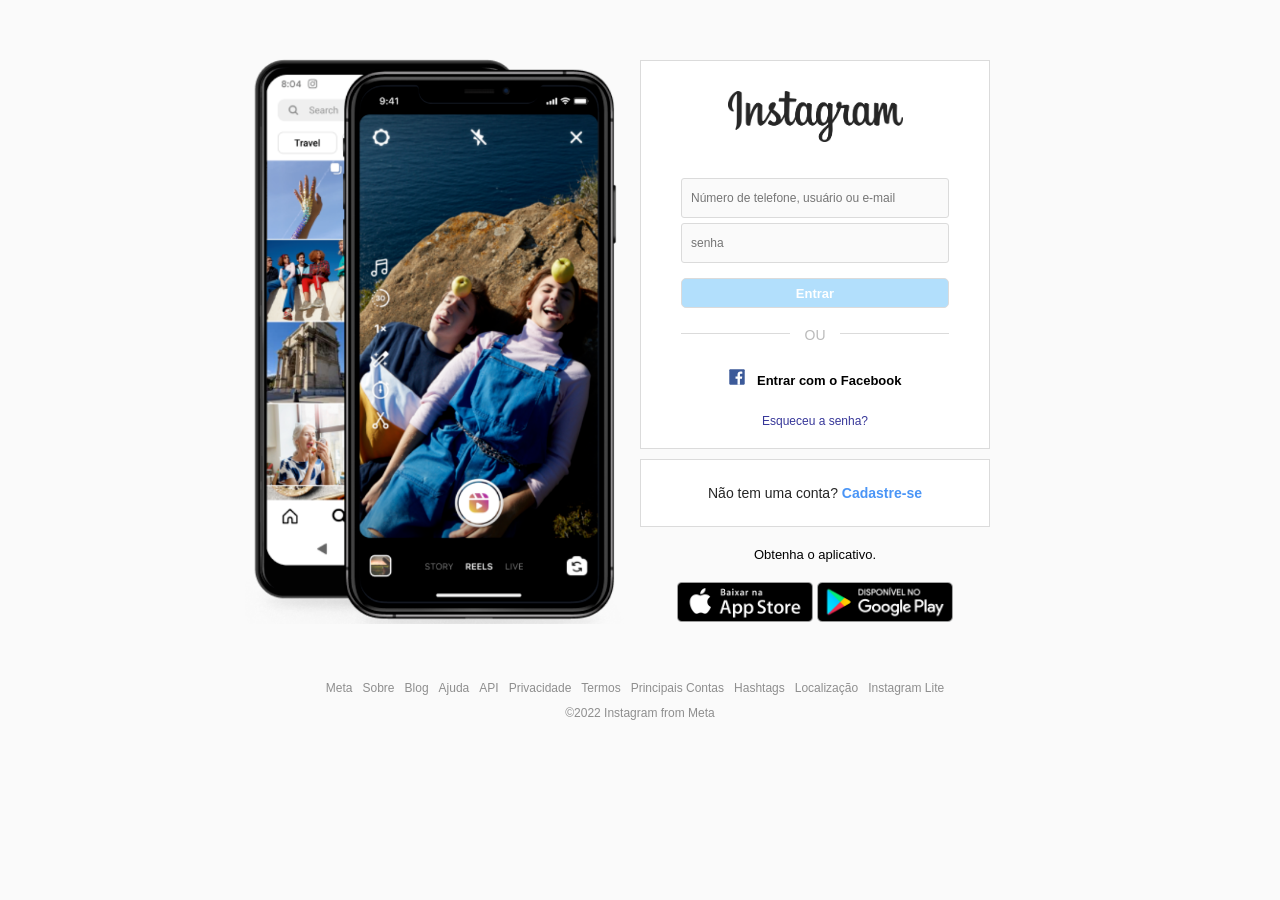
<file: 10_HOME_INSTA_CLONE/index.html>
<!doctype html>
<html lang="en">
  <head>
    <meta charset="UTF-8" />
    <meta name="viewport" content="width=device-width, initial-scale=1.0" />
    <title>Instagram</title>
    <link rel="stylesheet" href="css/styles.css" />
  </head>
  <body>
    <main>
      <div id="main-container">
        <!-- Banner container -->
        <div id="banner-container">
          <img src="img/banner2.png" alt="Crie uma conta no Instagram" />
        </div>

        <!-- Login -->
        <div id="form-container">
          <div id="form-box">
            <img id="logo-insta" src="img/logo_instagram.png" alt="Instagram" />
            <form action="" id="login-form">
              <input
                type="text"
                name="username"
                placeholder="Número de telefone, usuário ou e-mail"
              />
              <input type="password" name="password" placeholder="senha" />
              <input type="submit" value="Entrar" />
            </form>
            <div class="separator">
                <div class="line"></div>
                <span>Ou</span>
            </div>
            <div id="other-links">
                <div id="facebook-login">
                    <img src="img/logo_facebook.svg" alt="Facebook Login">
                    <span>Entrar com o Facebook</span>
                </div>
                <div id="forgot-pass">
                    <a href="#">Esqueceu a senha?</a>
                </div>
            </div>
          </div>
          <div id="register-container">
            <p>Não tem uma conta? <a href="#">Cadastre-se</a></p>
          </div>
          <div id="get-app-container">
            <p>Obtenha o aplicativo.</p>
            <a href="#">
                <img src="img/apple_btn.png" alt="Apple Store">
            </a>
            <a href="#">
                <img src="img/gplay_btn.png" alt="Google Play">
            </a>
          </div>
        </div>
      </div>
    </main>

     <footer>
      <nav>
        <ul id="footer-links">
          <li><a href="#">Meta</a></li>
          <li><a href="#">Sobre</a></li>
          <li><a href="#">Blog</a></li>
          <li><a href="#">Ajuda</a></li>
          <li><a href="#">API</a></li>
          <li><a href="#">Privacidade</a></li>
          <li><a href="#">Termos</a></li>
          <li><a href="#">Principais Contas</a></li>
          <li><a href="#">Hashtags</a></li>
          <li><a href="#">Localização</a></li>
          <li><a href="#">Instagram Lite</a></li>
        </ul>
      </nav>
      <p id="copyright">&copy;2022 Instagram from Meta</p>
    </footer>
  </body>
</html>
</file>
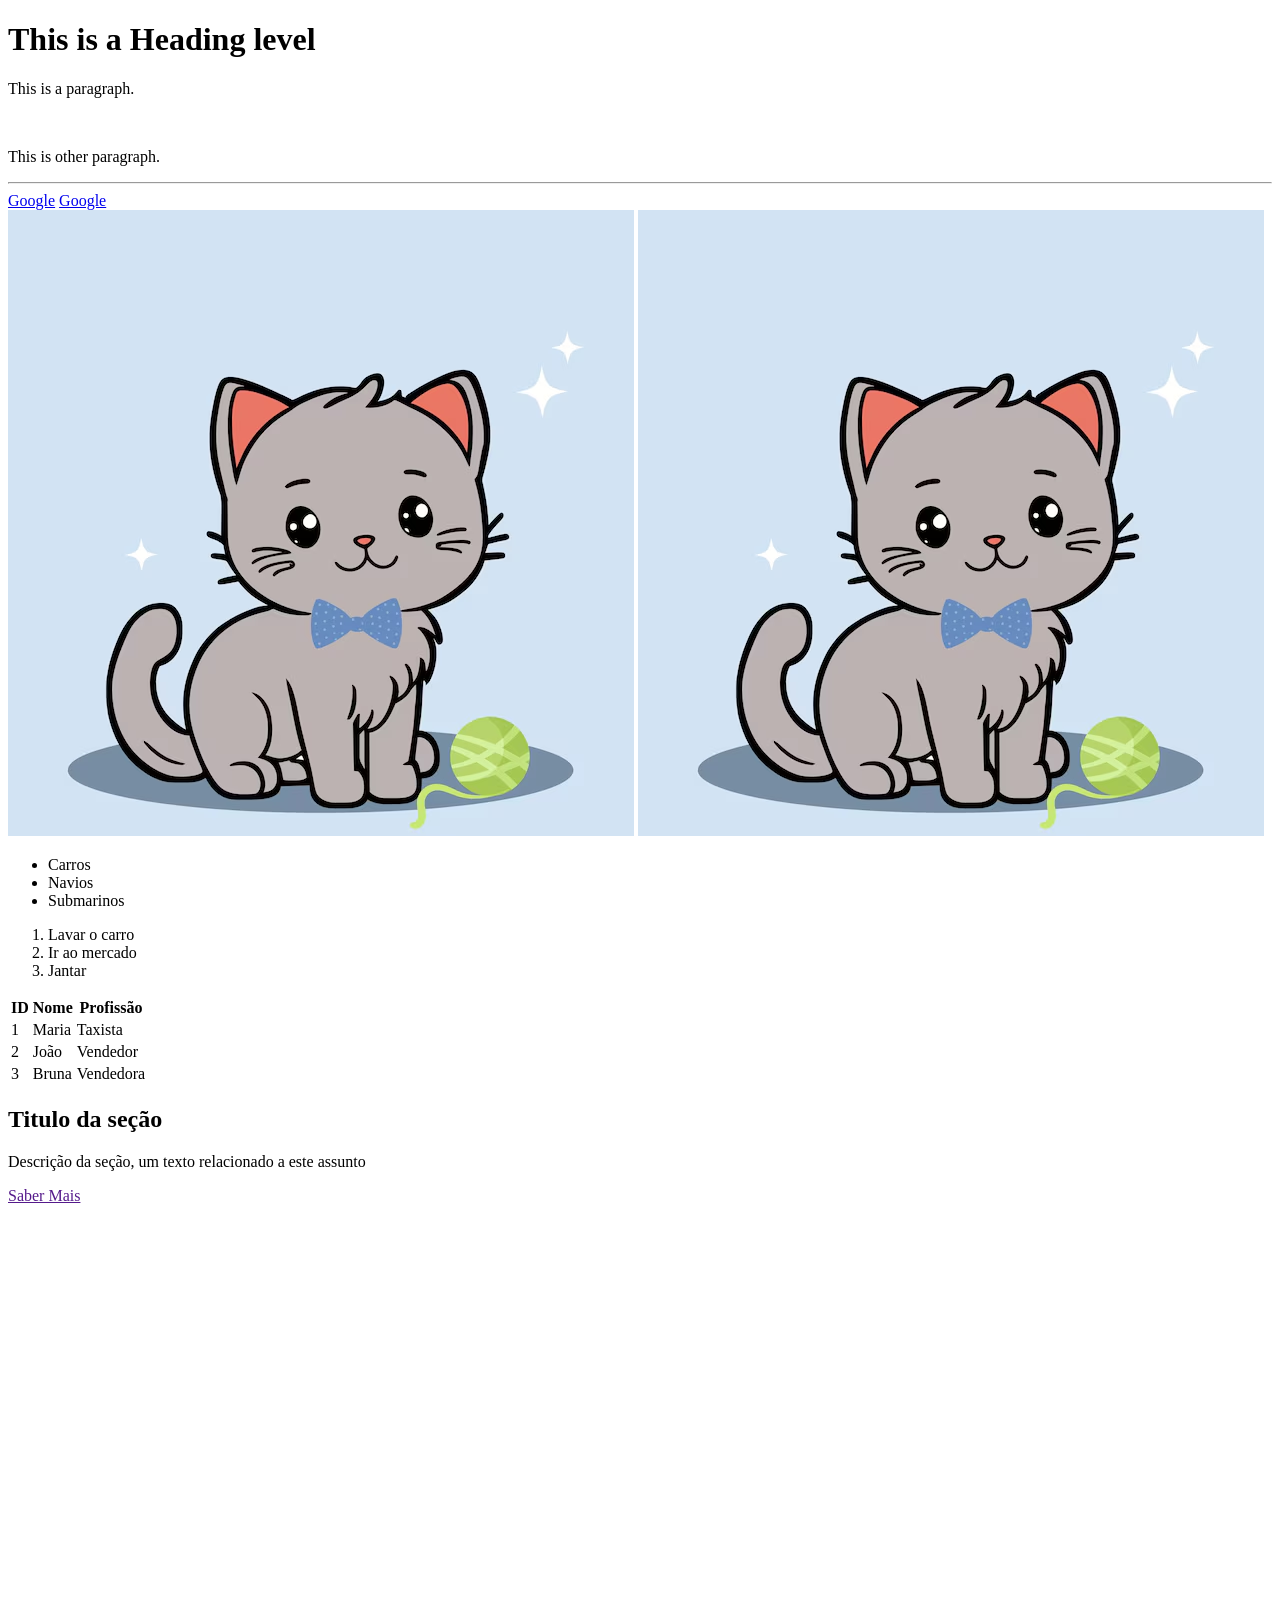
<file: 1_HTML/index.html>
<!doctype html>          <!--declara a versão do HTML--> 
<html>                   <!--Envolve todo código html--> 
  <head>                 <!--Onde todas as informações de configurações estão definidas.--> 
    <title>Page Title</title>   
  </head>
  <body style="padding-bottom: 500px">  <!--É onde todos os elementos visíveis estão--> 

    <!-- titulo ( <h1> até <h5> ) -->
    <h1>This is a Heading level</h1> 

    <!-- paragrafo -->
    <p>This is a paragraph.</p> 

    <!-- duplo espaçamento/quebra de linhas -->
    </br>

    <p>This is other paragraph.</p>

    <!-- linha de separação -->
    <hr>    

    <!-- links -->
    <a href="https://www.google.com/">Google</a>    <!-- abrir link -->
    <a href="https://www.google.com/" target="_blank">Google</a> <!-- abrir link em outra página -->
    </br>
    
    <!-- imagem -->
    <img src="img/cat.png"/>

    <!-- alt -->
    <img src="img/cat.png" alt="Imagem de gatinho com gravata" />

    <!-- listas não ordenadas -->
    <ul>
        <li>Carros</li>
        <li>Navios</li>
        <li>Submarinos</li>
    </ul>

    <!-- listas ordenadas -->
    <ol>
        <li>Lavar o carro</li>
        <li>Ir ao mercado</li>
        <li>Jantar</li>
    </ol>

    <!-- Tabelas -->
    <table>
        <tr>
            <th>ID</th>
            <th>Nome</th>
            <th>Profissão</th>
        </tr>
        <tr>
            <td>1</td>
            <td>Maria</td>
            <td>Taxista</td>
        </tr>
        <tr>
            <td>2</td>
            <td>João</td>
            <td>Vendedor</td>
        </tr>
        <tr>
            <td>3</td>
            <td>Bruna</td>
            <td>Vendedora</td>
        </tr>
    </table>

    <!-- tag Div -->
    <div>
        <h2>Titulo da seção</h2>
        <p>Descrição da seção, um texto relacionado a este assunto</p>
        <a href="">Saber Mais</a>
    </div>


  </body>
</html>
</file>
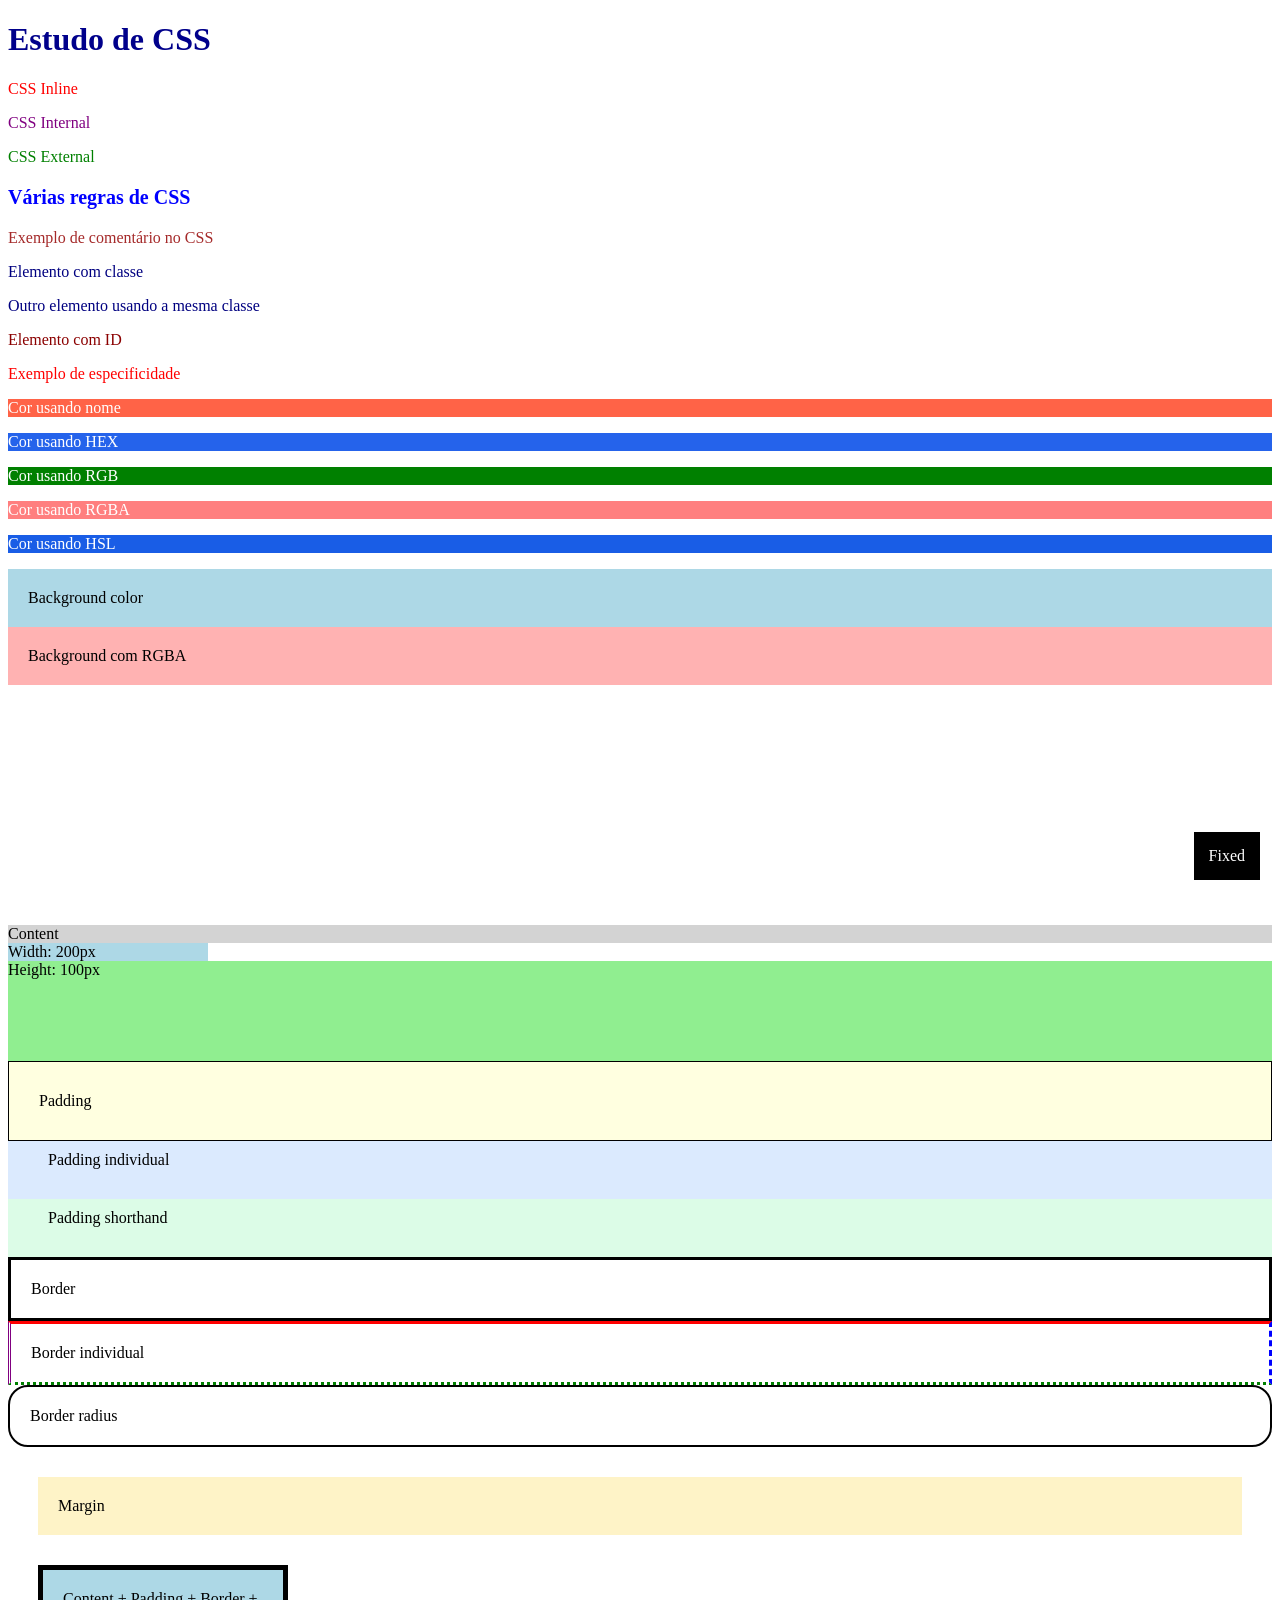
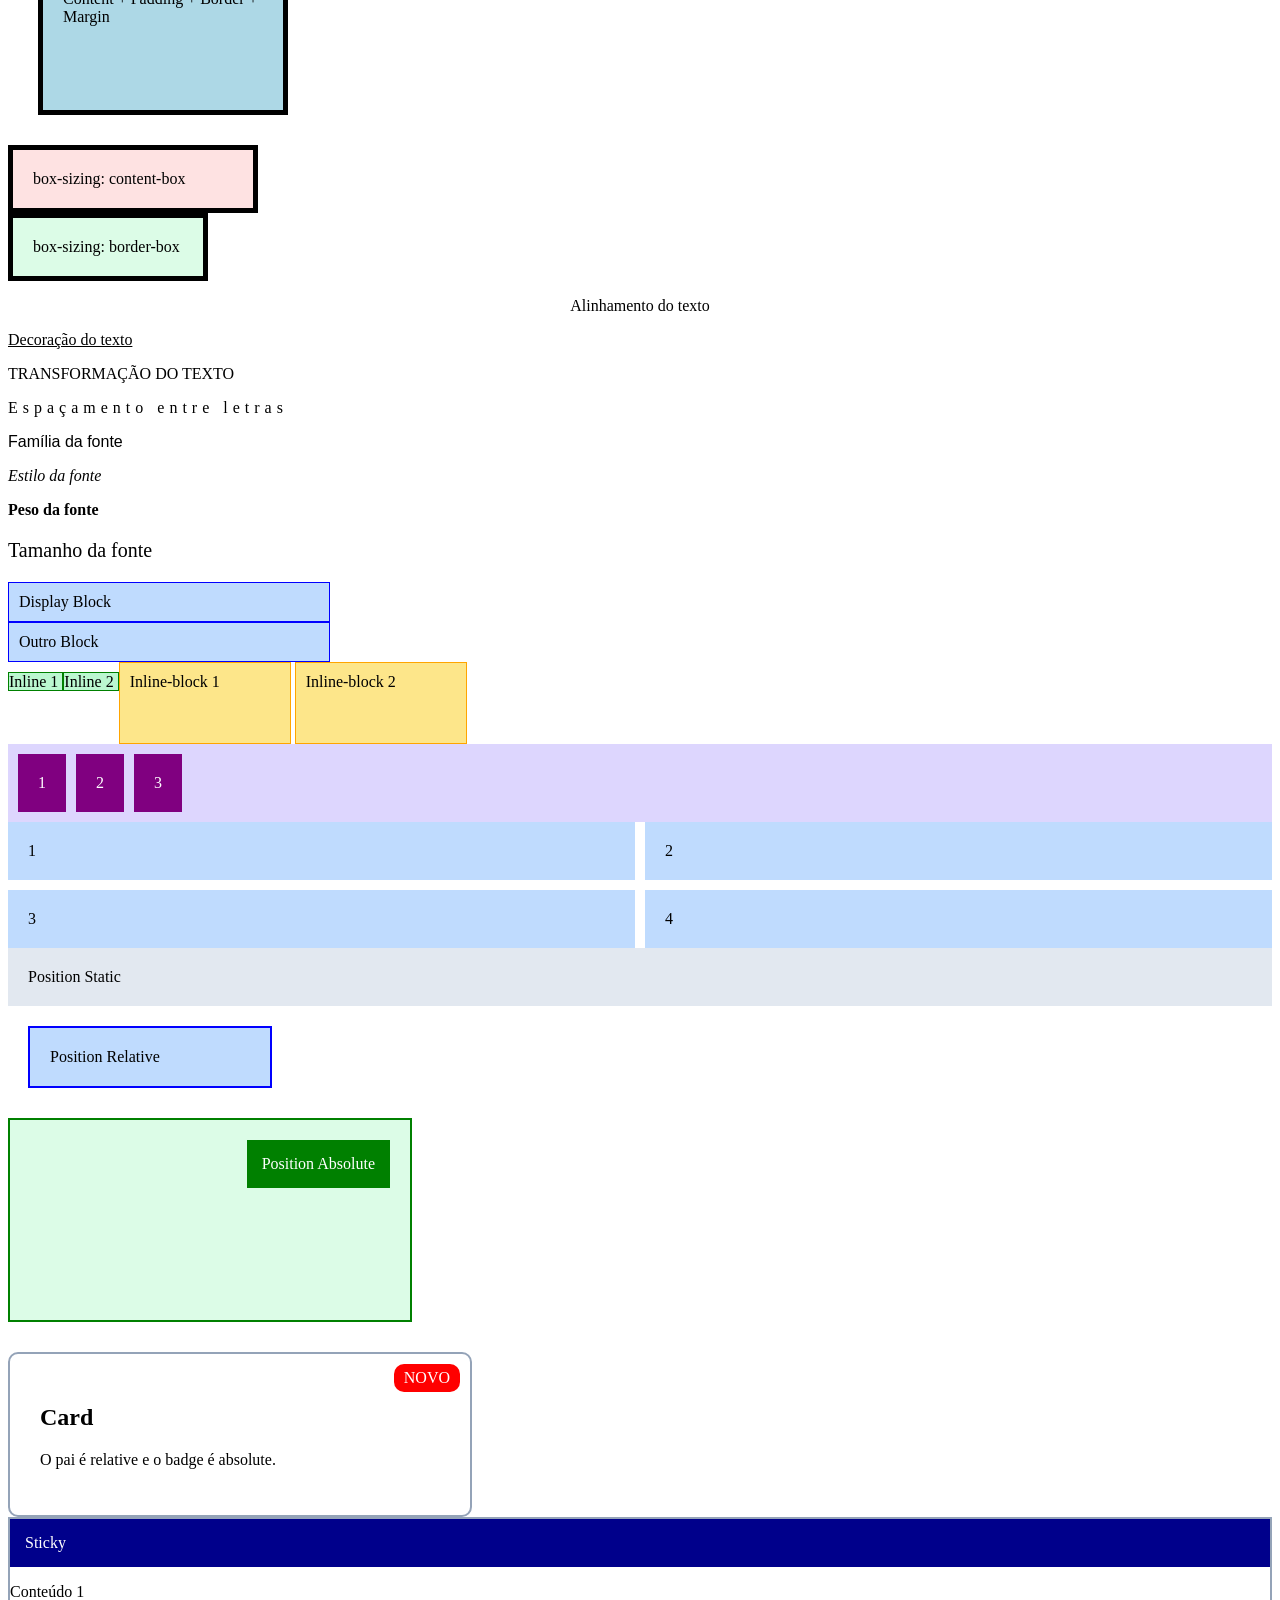
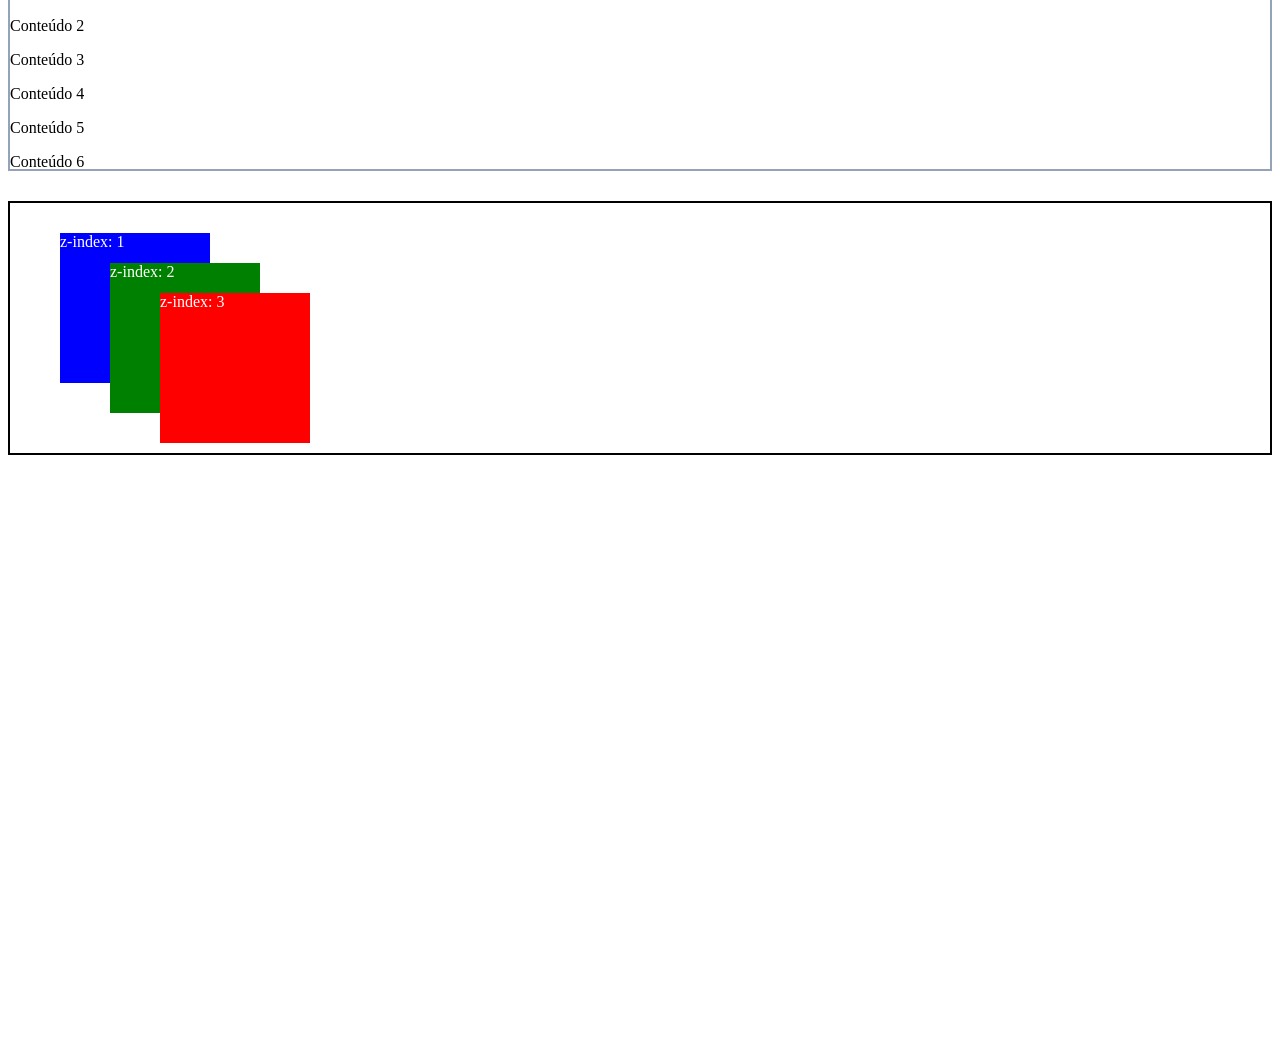
<file: 2_CSS/index.html>
<!DOCTYPE html>
<html lang="pt-BR">
<head>
    <meta charset="UTF-8">
    <meta name="viewport" content="width=device-width, initial-scale=1.0">
    <title>Estudo de CSS</title>

    <!-- CSS interno: exemplo da aula "Internal CSS" -->
    <style>
        .internal-css {
            color: purple;
        }
    </style>

    <!-- CSS externo: principal arquivo usado neste material -->
    <link rel="stylesheet" href="style.css">
</head>

<body>

    <!-- =========================================================
         INTRODUÇÃO / ANATOMIA DO CSS
         ========================================================= -->

    <!--
        CSS é usado para estilizar os elementos HTML.

        Anatomia:

        seletor {
            propriedade: valor;
        }
    -->

    <h1 class="titulo">Estudo de CSS</h1>


    <!-- =========================================================
         MANEIRAS DE ADICIONAR CSS
         ========================================================= -->

    <!-- Inline CSS: CSS escrito diretamente no elemento -->
    <p style="color: red;">
        CSS Inline
    </p>

    <!-- Internal CSS: regra criada dentro da tag <style> do HTML -->
    <p class="internal-css">
        CSS Internal
    </p>

    <!-- External CSS: este elemento é estilizado pelo style.css -->
    <p class="external-css">
        CSS External
    </p>


    <!-- =========================================================
         MÚLTIPLAS REGRAS DE CSS
         ========================================================= -->

    <!-- Um mesmo elemento pode receber várias propriedades -->
    <p class="multiplas-regras">
        Várias regras de CSS
    </p>


    <!-- =========================================================
         COMENTÁRIOS
         ========================================================= -->

    <!--
        Comentários HTML não aparecem na página.

        No CSS usamos:
        /* comentário */
    -->

    <p class="comentario-css">
        Exemplo de comentário no CSS
    </p>


    <!-- =========================================================
         CLASSES E IDS
         ========================================================= -->

    <!-- Classe: pode ser reutilizada em vários elementos -->
    <p class="texto-classe">
        Elemento com classe
    </p>

    <p class="texto-classe">
        Outro elemento usando a mesma classe
    </p>

    <!-- ID: identifica um elemento específico -->
    <p id="texto-id">
        Elemento com ID
    </p>


    <!-- =========================================================
         ORDEM DOS SELETORES / ESPECIFICIDADE
         ========================================================= -->

    <p class="ordem-seletor" id="ordem-seletor-id">
        Exemplo de especificidade
    </p>


    <!-- =========================================================
         CORES
         ========================================================= -->

    <!-- Nome da cor -->
    <p class="cor-nome">
        Cor usando nome
    </p>

    <!-- Hexadecimal -->
    <p class="cor-hex">
        Cor usando HEX
    </p>

    <!-- RGB -->
    <p class="cor-rgb">
        Cor usando RGB
    </p>

    <!-- RGBA -->
    <p class="cor-rgba">
        Cor usando RGBA
    </p>

    <!-- HSL -->
    <p class="cor-hsl">
        Cor usando HSL
    </p>


    <!-- =========================================================
         BACKGROUND
         ========================================================= -->

    <!-- Cor de fundo -->
    <div class="background-color">
        Background color
    </div>

    <!-- Background com RGBA -->
    <div class="background-rgba">
        Background com RGBA
    </div>

    <!-- Imagem no background -->
    <div class="background-image">
        Background image
    </div>


    <!-- =========================================================
         BOX MODEL
         ========================================================= -->

    <!--
        Box Model:

        +----------------------+
        |       MARGIN         |
        |  +----------------+  |
        |  |    BORDER      |  |
        |  |  +----------+  |  |
        |  |  | PADDING  |  |  |
        |  |  | +------+ |  |  |
        |  |  | |CONTENT| |  |  |
        |  |  | +------+ |  |  |
        |  |  +----------+  |  |
        |  +----------------+  |
        +----------------------+
    -->

    <!-- Content -->
    <div class="box-content">
        Content
    </div>

    <!-- Width -->
    <div class="box-width">
        Width: 200px
    </div>

    <!-- Height -->
    <div class="box-height">
        Height: 100px
    </div>

    <!-- Padding -->
    <div class="box-padding">
        Padding
    </div>

    <!-- Padding individual -->
    <div class="padding-individual">
        Padding individual
    </div>

    <!-- Padding shorthand -->
    <div class="padding-shorthand">
        Padding shorthand
    </div>

    <!-- Border -->
    <div class="box-border">
        Border
    </div>

    <!-- Border individual -->
    <div class="border-individual">
        Border individual
    </div>

    <!-- Border radius -->
    <div class="border-radius">
        Border radius
    </div>

    <!-- Margin -->
    <div class="box-margin">
        Margin
    </div>

    <!-- Box Model completo -->
    <div class="box-model-completo">
        Content + Padding + Border + Margin
    </div>

    <!-- Content-box -->
    <div class="content-box">
        box-sizing: content-box
    </div>

    <!-- Border-box -->
    <div class="border-box">
        box-sizing: border-box
    </div>


    <!-- =========================================================
         TEXTO
         ========================================================= -->

    <!-- Alinhamento -->
    <p class="text-align">
        Alinhamento do texto
    </p>

    <!-- Decoração -->
    <p class="text-decoration">
        Decoração do texto
    </p>

    <!-- Transformação -->
    <p class="text-transform">
        transformação do texto
    </p>

    <!-- Espaçamento entre letras -->
    <p class="letter-spacing">
        Espaçamento entre letras
    </p>


    <!-- =========================================================
         FONTES
         ========================================================= -->

    <!-- Família da fonte -->
    <p class="font-family">
        Família da fonte
    </p>

    <!-- Estilo da fonte -->
    <p class="font-style">
        Estilo da fonte
    </p>

    <!-- Peso da fonte -->
    <p class="font-weight">
        Peso da fonte
    </p>

    <!-- Tamanho da fonte -->
    <p class="font-size">
        Tamanho da fonte
    </p>


    <!-- =========================================================
         DISPLAY
         ========================================================= -->

    <!--
        display: block
        Ocupa uma linha inteira por padrão.
    -->
    <div class="display-block">
        Display Block
    </div>

    <div class="display-block">
        Outro Block
    </div>


    <!--
        display: inline
        Permite que os elementos fiquem na mesma linha.
    -->
    <span class="display-inline">
        Inline 1
    </span>

    <span class="display-inline">
        Inline 2
    </span>


    <!--
        display: inline-block
        Fica na mesma linha, mas permite width e height.
    -->
    <div class="display-inline-block">
        Inline-block 1
    </div>

    <div class="display-inline-block">
        Inline-block 2
    </div>


    <!--
        display: flex
        Cria um flex container.
    -->
    <div class="display-flex">
        <div>1</div>
        <div>2</div>
        <div>3</div>
    </div>


    <!--
        display: grid
        Cria um grid de linhas e colunas.
    -->
    <div class="display-grid">
        <div>1</div>
        <div>2</div>
        <div>3</div>
        <div>4</div>
    </div>


    <!--
        display: none
        Esconde o elemento e remove seu espaço do layout.
    -->
    <div class="display-none">
        Você não verá este elemento.
    </div>


    <!-- =========================================================
         POSITION: STATIC
         ========================================================= -->

    <!--
        static é o valor padrão de position.
    -->
    <div class="position-static">
        Position Static
    </div>


    <!-- =========================================================
         POSITION: RELATIVE
         ========================================================= -->

    <!--
        relative:
        - mantém o espaço original;
        - permite usar top, right, bottom e left.
    -->
    <div class="position-relative">
        Position Relative
    </div>


    <!-- =========================================================
         POSITION: ABSOLUTE
         ========================================================= -->

    <!--
        O pai está relative.
        Por isso o filho absolute usa o pai como referência.
    -->
    <div class="pai-relative">

        <div class="filho-absolute">
            Position Absolute
        </div>

    </div>


    <!-- =========================================================
         RELATIVE + ABSOLUTE
         ========================================================= -->

    <!-- Exemplo comum: badge dentro de um card -->
    <div class="card-relative">

        <span class="badge-absolute">
            NOVO
        </span>

        <h2>Card</h2>

        <p>
            O pai é relative e o badge é absolute.
        </p>

    </div>


    <!-- =========================================================
         POSITION FIXED
         ========================================================= -->

    <!--
        Fica preso à viewport.
        Role a página para perceber.
    -->
    <div class="position-fixed">
        Fixed
    </div>


    <!-- =========================================================
         POSITION STICKY
         ========================================================= -->

    <div class="sticky-container">

        <div class="position-sticky">
            Sticky
        </div>

        <p>Conteúdo 1</p>
        <p>Conteúdo 2</p>
        <p>Conteúdo 3</p>
        <p>Conteúdo 4</p>
        <p>Conteúdo 5</p>
        <p>Conteúdo 6</p>

    </div>


    <!-- =========================================================
         Z-INDEX
         ========================================================= -->

    <!--
        z-index controla a ordem de sobreposição.

        Para o exemplo funcionar, os elementos estão posicionados.
    -->
    <div class="z-index-container">

        <div class="z-index-1">
            z-index: 1
        </div>

        <div class="z-index-2">
            z-index: 2
        </div>

        <div class="z-index-3">
            z-index: 3
        </div>

    </div>


    <!-- =========================================================
         FIM
         ========================================================= -->

    <div class="espaco-final"></div>

</body>
</html>
</file>
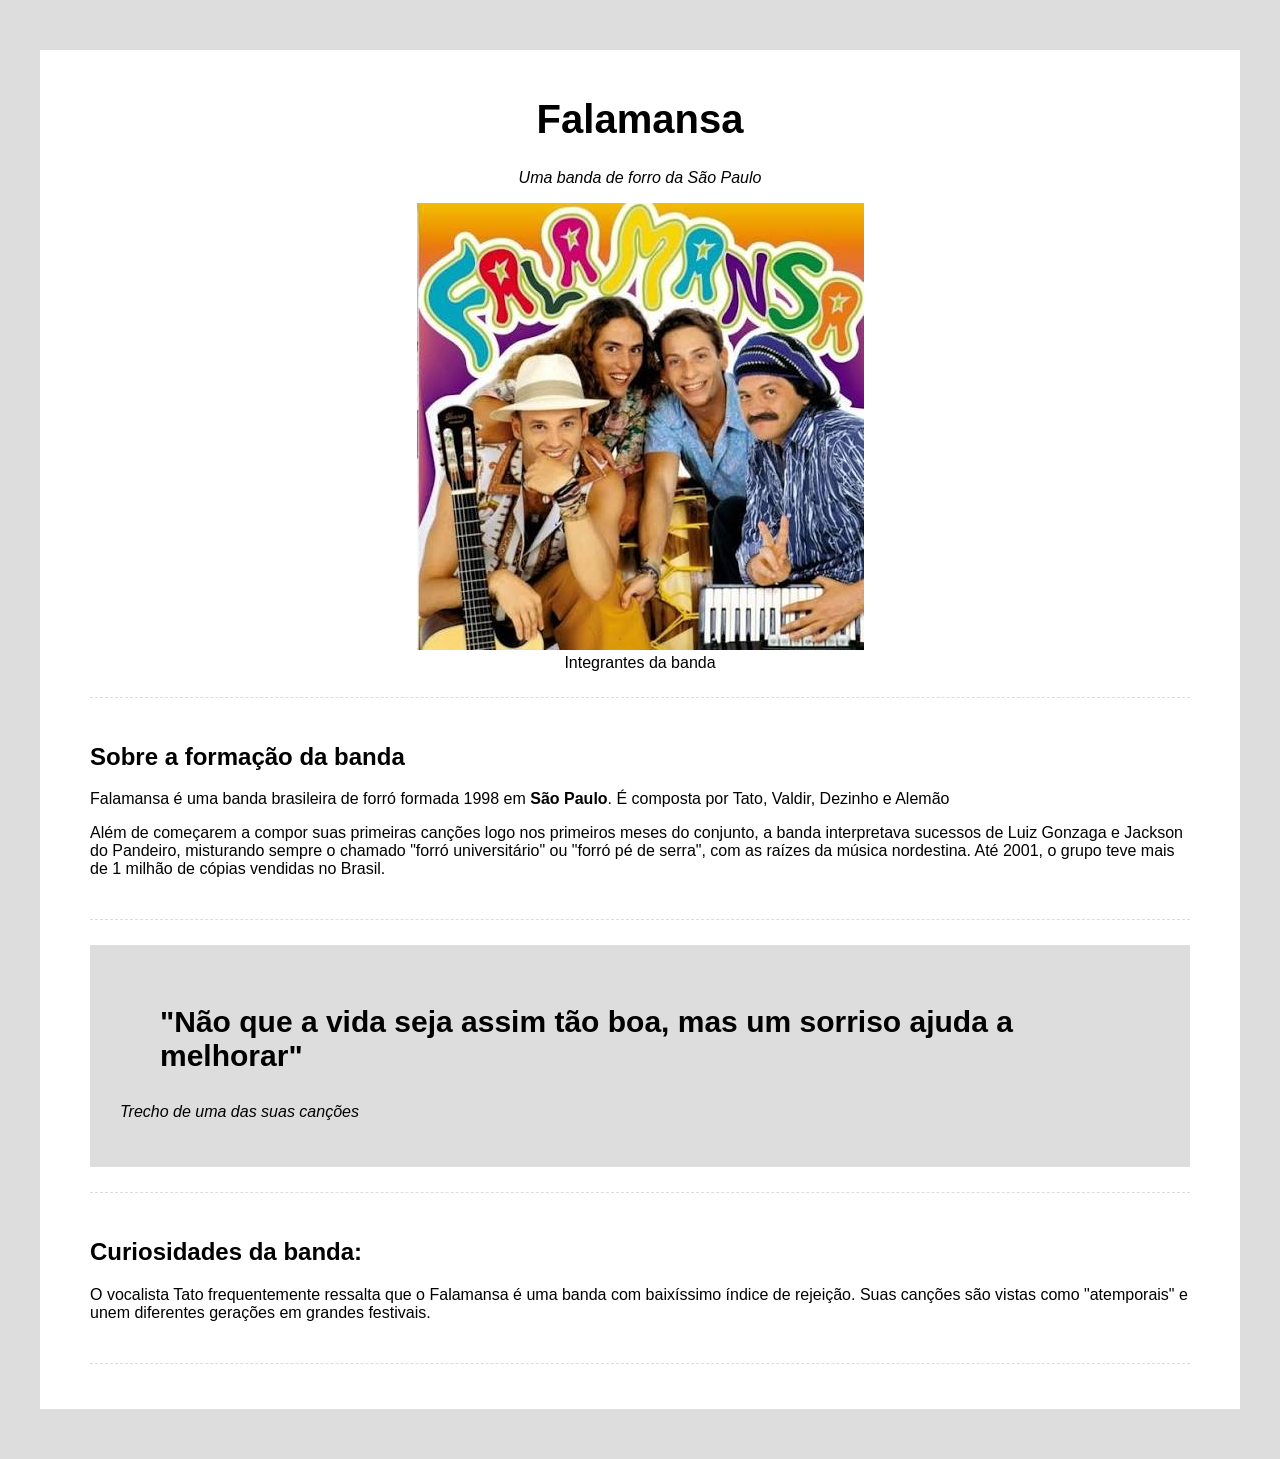
<file: 3_PAGE_TRIBUTO/index.html>
<!DOCTYPE html>
<html lang="en">
<head>
    <meta charset="UTF-8">
    <meta name="viewport" content="width=device-width, initial-scale=1.0">
    <title>Página de tributo: Falamansa</title>
    <link rel="stylesheet" href="style.css"/>
</head>
<body>
    <div class="container">
        <!-- cabeçalho -->
         <div class="header">
            <h1 class="main-title">Falamansa</h1>
            <p class="main-paragraph">Uma banda de forro da São Paulo</p>

            <!-- Imagem de destaque -->
             <div class="featured-image">
                <figure> <!-- Utilizado para legenda (ela diz: aqui tem uma imagem e essa descrição está diretamente ligada à ela) -->
                    <img src="img/img_tributo.png" alt="A banda Falamansa"/>
                    <figcaption>Integrantes da banda</figcaption>
                </figure>
             </div>
         </div>

         <!-- Biografia -->
        <div class="biography-container">
            <h2>Sobre a formação da banda</h2>
            <p>Falamansa é uma banda brasileira de forró formada 1998 em <span class="bold">São Paulo</span>. É composta por Tato, Valdir, Dezinho e Alemão</p>
            <p>Além de começarem a compor suas primeiras canções logo nos primeiros meses do conjunto, a banda interpretava sucessos de Luiz Gonzaga e Jackson do Pandeiro, misturando sempre o chamado "forró universitário" ou "forró pé de serra", com as raízes da música nordestina. Até 2001, o grupo teve mais de 1 milhão de cópias vendidas no Brasil.</p>
        </div>

        <!-- Container de citação -->
        <div class="quotes-container">
            <blockquote>
                "Não que a vida seja assim tão boa, mas um sorriso ajuda a melhorar"
            </blockquote>
            <p>Trecho de uma das suas canções</p>
        </div>

        <!-- Curiosidades -->
        <div class="curiosities-container">
            <h2>Curiosidades da banda:</h2>
            <p>O vocalista Tato frequentemente ressalta que o Falamansa é uma banda com baixíssimo índice de rejeição. Suas canções são vistas como "atemporais" e unem diferentes gerações em grandes festivais.</p>
        </div>
    </div>
</body>
</html>
</file>
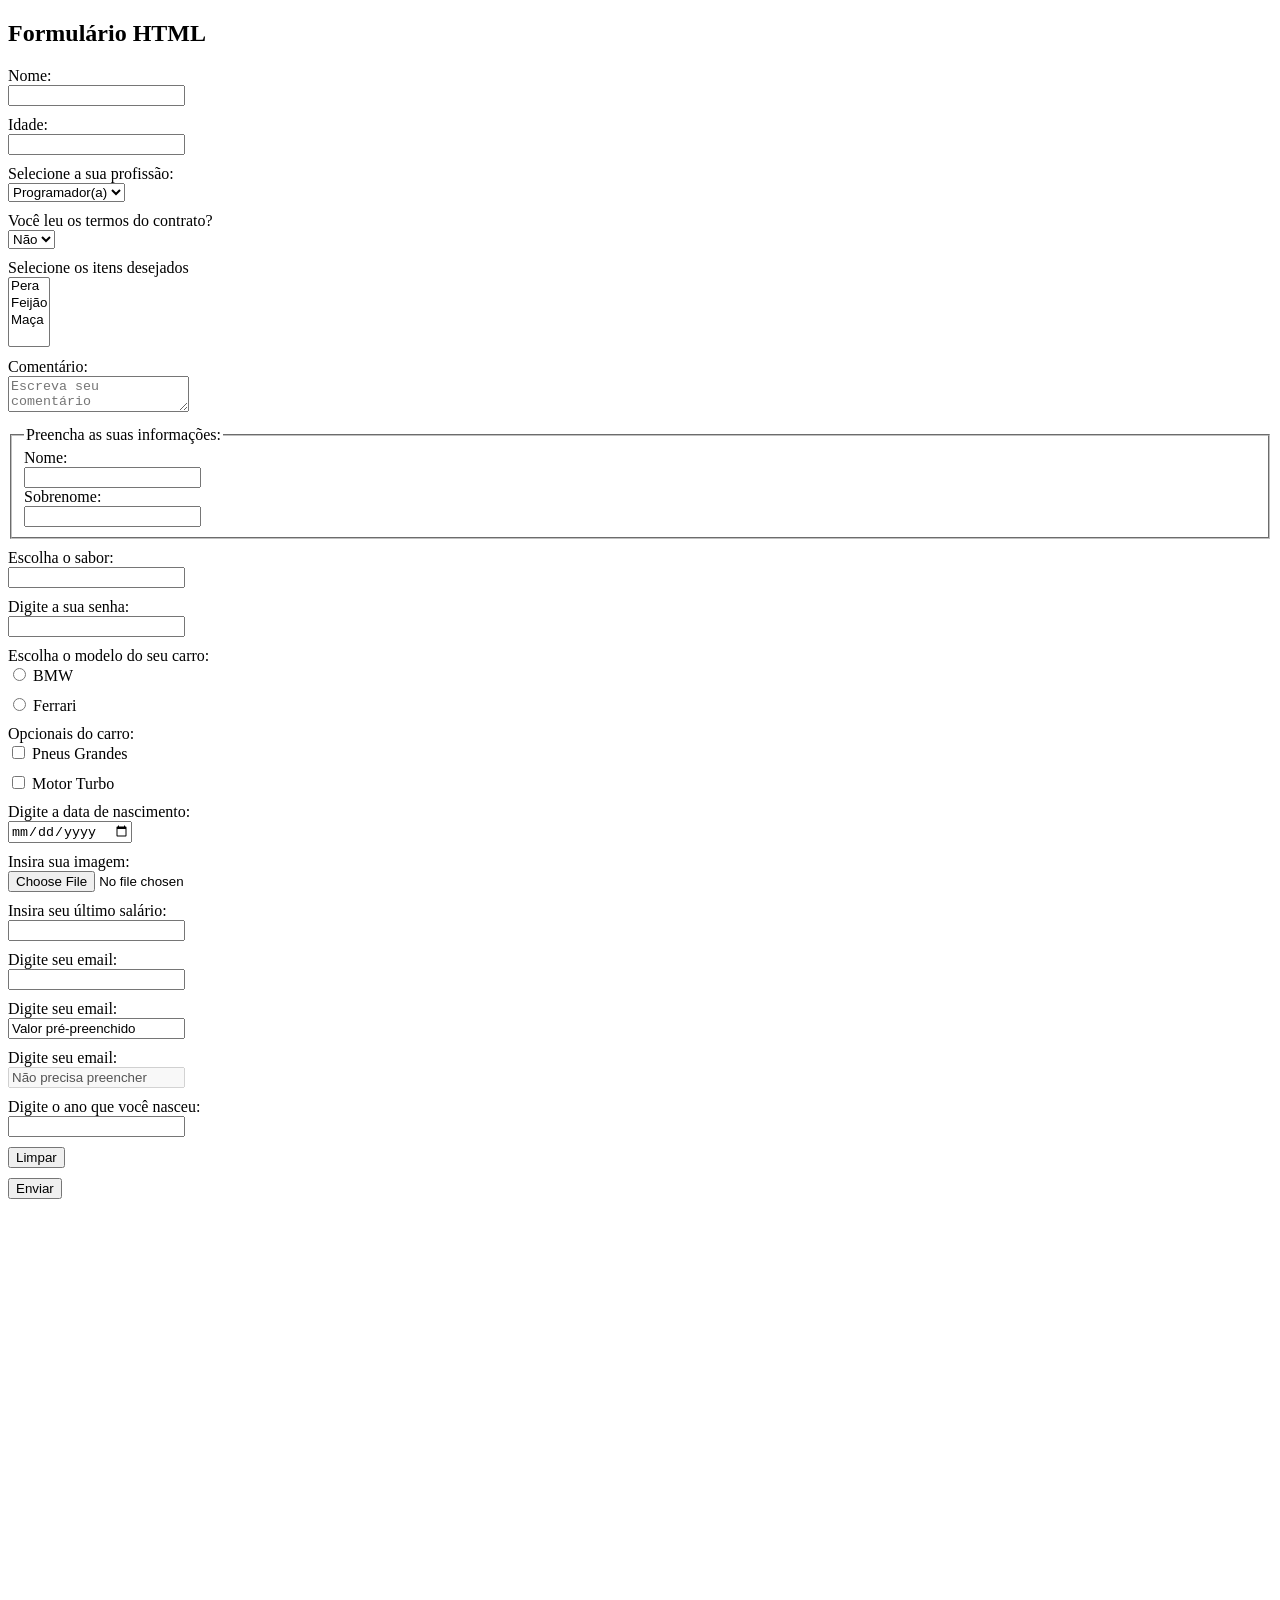
<file: 4_FORM/index.html>
<!DOCTYPE html>
<html lang="en">
<head>
    <meta charset="UTF-8">
    <meta name="viewport" content="width=device-width, initial-scale=1.0">
    <title>Formulários</title>
    <link rel="stylesheet" href="style.css"/>
</head>
<body>
    <h2>Formulário HTML</h2>
    <!-- 1 - Primeiro Formulário -->
    <form action="register.php" method="POST">
        <div>
            <label>Nome:</label>
            <input type="text"/>
        </div>

        <!-- 2 - Atributo name e for -->
        <div>
            <label for="age">Idade:</label>
            <input name="age" type="text"/>
        </div>

        <!-- 3 - campo select -->
        <div>
            <label for="job">Selecione a sua profissão:</label>
            <select name="job">
                <option value="programador">Programador(a)</option>
                <option value="taxista">Taxista</option>
                <option value="vendedor">Vendedor(a)</option>
            </select>
        </div>

        <!-- 4 - SELECTED: campo select com option previamente selecionada -->
        <div>
            <label for="contract">Você leu os termos do contrato?</label>
            <select name="contract">
                <option value="yes">Sim</option>
                <option value="not" selected>Não</option>
            </select>
        </div>

        <!-- 5 - campo select com múltiplas opções para seleção -->
        <div>
            <label for="items">Selecione os itens desejados</label>
            <select name="items" multiple>
                <option value="pera">Pera</option>
                <option value="feijao">Feijão</option>
                <option value="maca">Maça</option>
            </select>
        </div>

        <!-- 6 - campo TEXTAREA -->
        <!-- 18 - PLACEHOLDER -->
        <div>
            <label for="comment">Comentário:</label>
            <textarea name="comment" placeholder="Escreva seu comentário"></textarea>
        </div>

        <!-- 7 - fieldset e legend -->
        <div>
            <fieldset>
                <legend>Preencha as suas informações:</legend>
                <label for="name">Nome:</label>
                <input type="text" name="firstName">
                <label for="name">Sobrenome:</label>
                <input type="text" name="lastName">
            </fieldset>
        </div>

        <!-- 8 - Datalist (Permite flexibilidade de pesquisar ou digitar) -->
         <div>
            <label for="flavor">Escolha o sabor:</label>
            <input type="text" name="flavors" list="flavors">

            <datalist id="flavors">
                <option value="Cereja"></option>
                <option value="Manga"></option>
            </datalist>
         </div>

        <!-- 9 - senha -->
        <div>
            <label for="password">Digite a sua senha:</label>
            <input type="password" name="password">
        </div>

        <!-- 10 - radio button (APENAS É POSSÍVEL SELECIONAR UMA OPÇÃO) -->
        <div>
            <label for="car_model">Escolha o modelo do seu carro:</label>
            <div class="radio">
                <input type="radio" value="bmw" name="car_model">
                <label for="bmw">BMW</label>
            </div>
            <div class="radio">
                <input type="radio" value="ferrari" name="car_model">
                <label for="ferrari">Ferrari</label>
            </div>
        </div>

        <!-- 11 - checkbox (Mais de uma opção) -->
        <div>
            <label for="optionals">Opcionais do carro:</label>
            <div class="radio">
                <input type="checkbox" name="optionals[]" value="big_tires" >
                <label for="big_tires">Pneus Grandes</label>
            </div>
            <div class="radio">
                <input type="checkbox" name="optionals[]" value="turbo_engine" >
                <label for="turbo_engine">Motor Turbo</label>
            </div>
        </div>

        <!-- 12 - data -->
        <div>
            <label for="birthday">Digite a data de nascimento:</label>
            <input type="date" name="birthday">
        </div>

        <!-- 13 - arquivos -->
        <div>
            <label for="image">Insira sua imagem:</label>
            <input type="file" name="image">
        </div>

        <!-- 14 - numeros -->
        <div>
            <label for="salary">Insira seu último salário:</label>
            <input type="number" name="salary">
        </div>

        <!-- 15 - email -->
        <div>
            <label for="email">Digite seu email:</label>
            <input type="email" name="email">
        </div>

        <!-- 16 - VALUE: pré-preenche os campos com valores definidos -->
        <div>
            <label for="value">Digite seu email:</label>
            <input type="text" name="value" value="Valor pré-preenchido">
        </div>

        <!-- 17 - DISABLED -->
        <!-- Quando aplicado o disabled valor do campo não é enviado junto com o formulário -->
        <div>
            <label for="disabled">Digite seu email:</label>
            <input type="text" name="value" value="Não precisa preencher" disabled>
        </div>

        <!-- 19 - REQUIRED -->
        <div>
            <label for="required">Digite o ano que você nasceu:</label>
            <input type="number" name="required" required>
        </div>

        <!-- 20 - Limpar dados do formulário -->
        <div>
            <input type="reset" value="Limpar">
        </div>


        <!-- 21 - Envio do Form (type submit) -->
        <div>
            <!-- Campo value define o nome apresentado ao usuário do botão -->
            <input type="submit" value="Enviar"/>
        </div>
    </form>
    
</body>
</html>
</file>
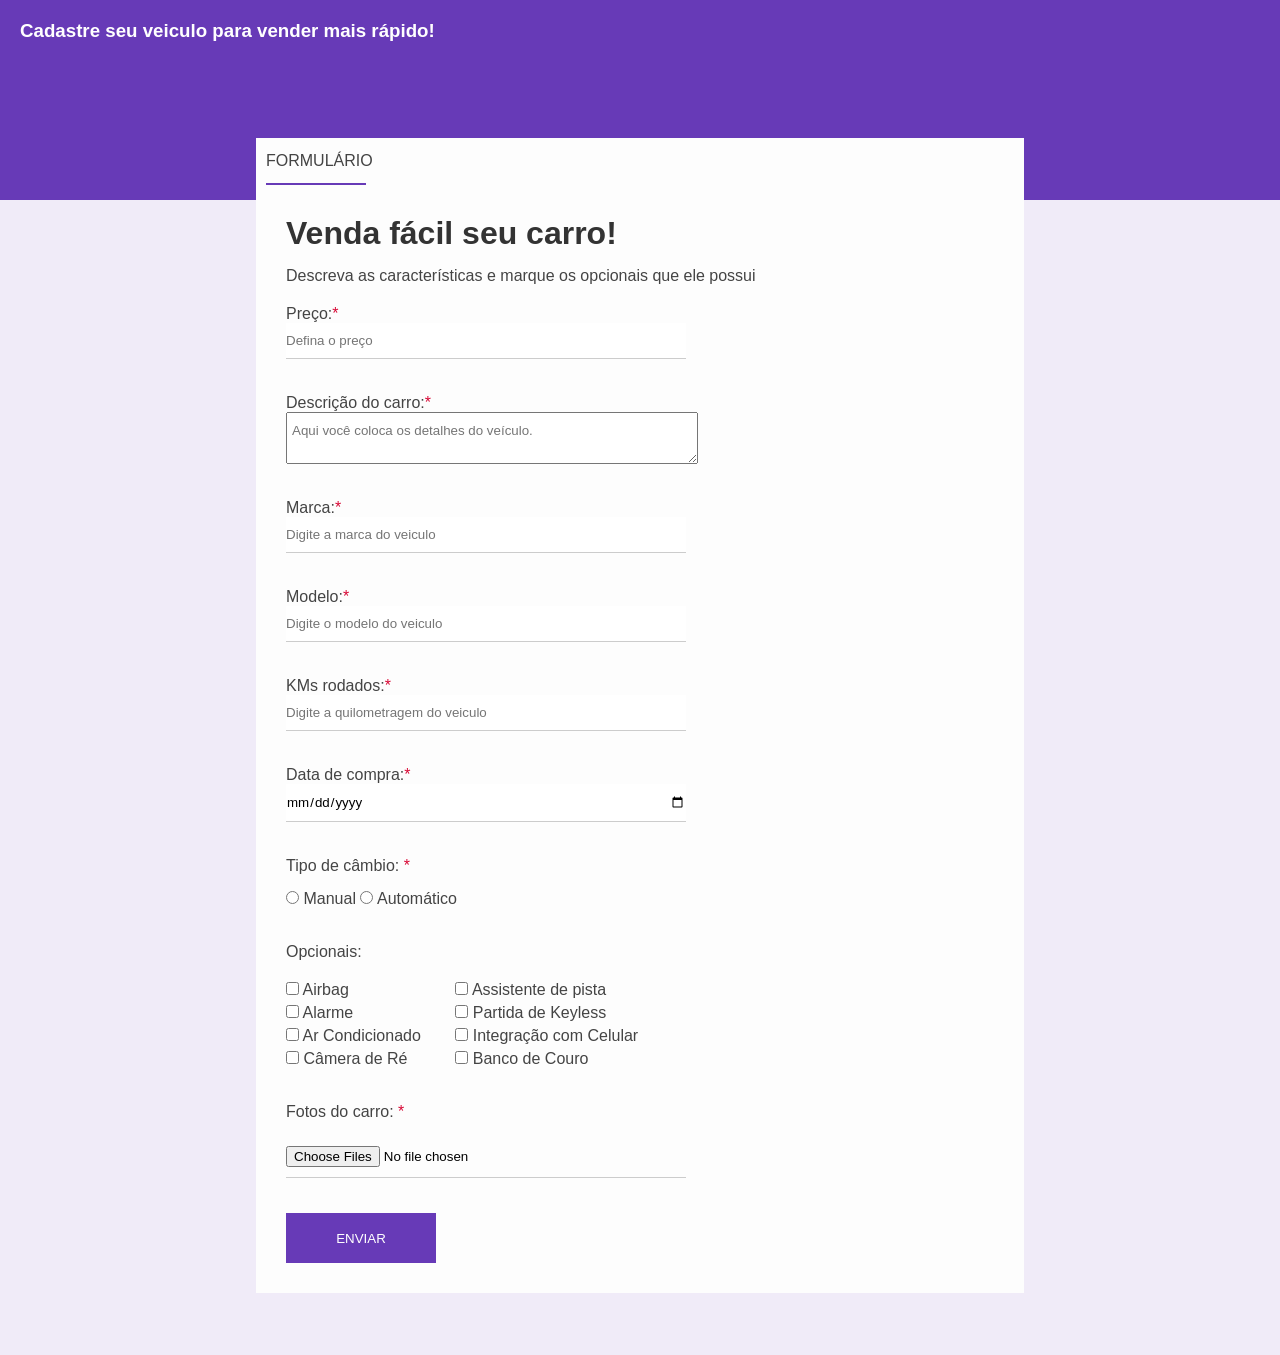
<file: 5_FORM_PROJECT/index.html>
<!DOCTYPE html>
<html lang="en">
<head>
    <meta charset="UTF-8">
    <meta name="viewport" content="width=device-width, initial-scale=1.0">
    <title>Venda seu carro</title>
    <link rel="stylesheet" href="styles.css"/>
</head>
<body>
    <div class="container">
        <div class="header">
            <h3>Cadastre seu veiculo para vender mais rápido!</h3>
        </div>
        <div class="form-container">
            <div class="form-header">
                <p>Formulário</p>
            </div>
            <div class="form-body">
                <h1 class="form-title">Venda fácil seu carro!</h1>
                <p>Descreva as características e marque os opcionais que ele possui</p>
                <form action="">
                    <div class="box-input">
                        <label for="price">Preço:<span class="required-field">*</span> </label>
                        <input type="number" name="price" id="price" class="block" placeholder="Defina o preço" required/>
                    </div>
                    <div class="box-input">
                        <label for="description">Descrição do carro:<span class="required-field">*</span> </label>
                        <textarea name="description" id="description" class="block" placeholder="Aqui você coloca os detalhes do veículo."></textarea>
                    </div>
                    <div class="box-input">
                        <label for="brand">Marca:<span class="required-field">*</span> </label>
                        <input type="text" name="brand" id="brand" class="block" placeholder="Digite a marca do veiculo" required/>
                    </div>
                    <div class="box-input">
                        <label for="model">Modelo:<span class="required-field">*</span> </label>
                        <input type="text" name="model" id="model" class="block" placeholder="Digite o modelo do veiculo" required/>
                    </div>
                    <div class="box-input">
                        <label for="mileage">KMs rodados:<span class="required-field">*</span> </label>
                        <input type="number" name="mileage" id="mileage" class="block" placeholder="Digite a quilometragem do veiculo" required/>
                    </div>
                    <div class="box-input">
                        <label for="purchase_date">Data de compra:<span class="required-field">*</span> </label>
                        <input type="date" name="purchase_date" id="purchase_date" class="block" required/>
                    </div>
                    <div class="box-input">
                        <p>Tipo de câmbio: <span class="required-field">*</span></p>
                        <input type="radio" id="manual"/>
                        <label for="manual">Manual</label>
                        <input type="radio" id="auto"/>
                        <label for="auto">Automático</label>
                    </div>
                    <div class="optional-box">
                        <p>Opcionais: </p>
                        <ul class="optional-list">
                            <li>
                                <input type="checkbox" id="airbag" name="optional[]" value="airbag">
                                <label for="airbag">Airbag</label>
                            </li>
                             <li>
                                <input type="checkbox" id="alarm" name="optional[]" value="alarm">
                                <label for="alarm">Alarme</label>
                            </li>
                             <li>
                                <input type="checkbox" id="ac" name="optional[]" value="ac">
                                <label for="ac">Ar Condicionado</label>
                            </li>
                             <li>
                                <input type="checkbox" id="reverse_camera" name="optional[]" value="reverse_camera">
                                <label for="reverse_camera">Câmera de Ré</label>
                            </li>
                        </ul>
                    </div>
                    <div class="optional-box">
                        <ul class="optional-list">
                            <li>
                                <input type="checkbox" id="lane_assist" name="optional[]" value="lane_assist">
                                <label for="lane_assist">Assistente de pista</label>
                            </li>
                             <li>
                                <input type="checkbox" id="keyless" name="optional[]" value="keyless">
                                <label for="keyless">Partida de Keyless</label>
                            </li>
                             <li>
                                <input type="checkbox" id="smartphone" name="optional[]" value="smartphone">
                                <label for="smartphone">Integração com Celular</label>
                            </li>
                             <li>
                                <input type="checkbox" id="leather_seat" name="optional[]" value="leather_seat">
                                <label for="leather_seat">Banco de Couro</label>
                            </li>
                        </ul>
                    </div>
                    <div class="box-input">
                        <p>Fotos do carro: <span class="required-field">*</span> </p>
                        <input type="file" multiple accept="image/png, image/jpg" id="images" name="images" required>
                    </div>
                    <input type="submit" value="Enviar" class="btn-submit">
                </form>
            </div>
        </div>
    </div>
</body>
</html>
</file>
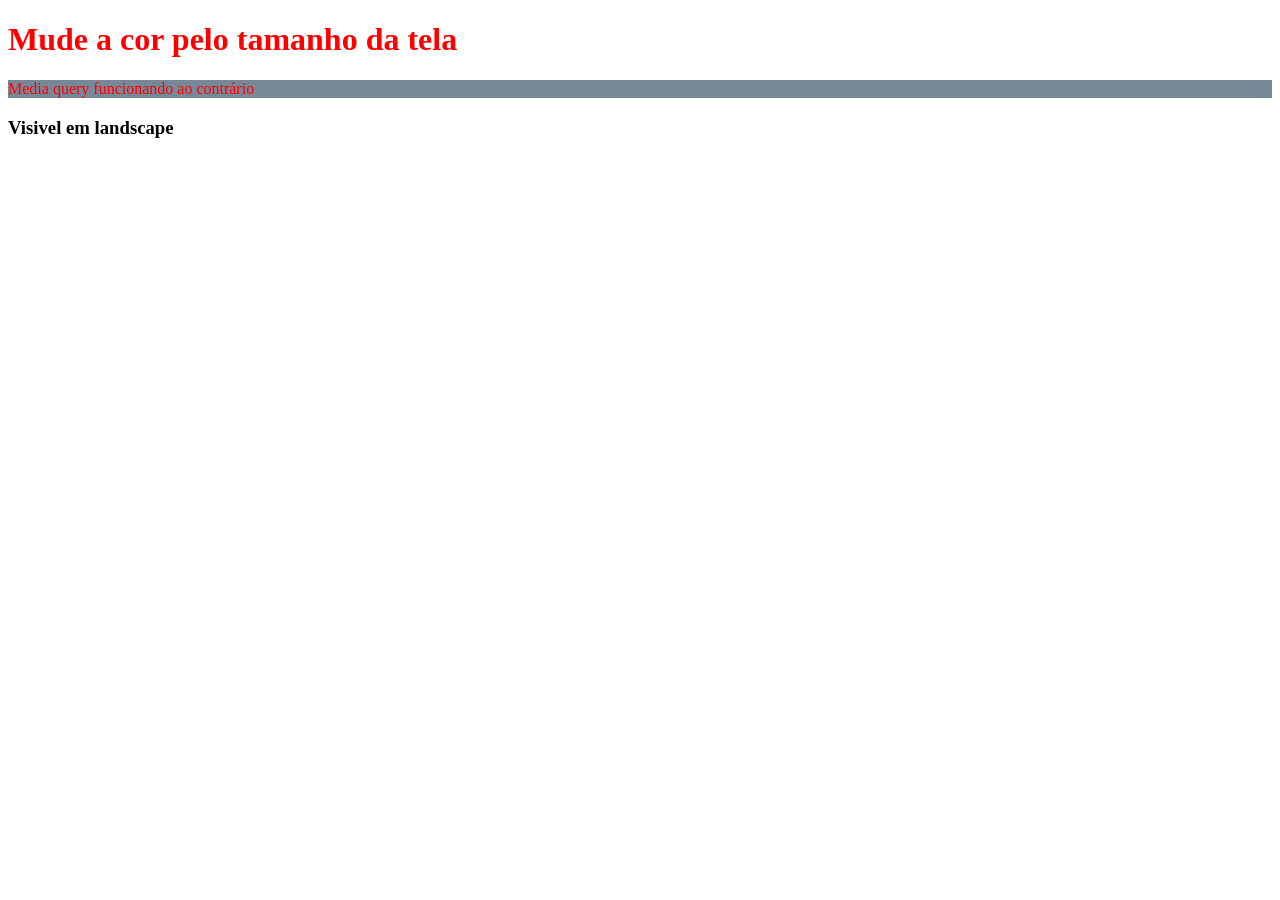
<file: 6_RESPONSIVIDADE/index.html>
<!DOCTYPE html>
<html lang="en">
<head>
    <meta charset="UTF-8">
    <!-- 1 - Meta tag de responsividade -->
    <meta name="viewport" content="width=device-width, initial-scale=1.0">
    <title>Responsividade</title>
    <link rel="stylesheet" href="styles.css">
</head>
<body>
    <!-- 2 - Media query -->
     <h1>Mude a cor pelo tamanho da tela</h1>

    <!-- 3 - min width -->
    <p>Media query funcionando ao contrário</p>

    <!-- 4 - landscape -->
    <h3>Visivel em landscape</h3>
</body>
</html>
</file>
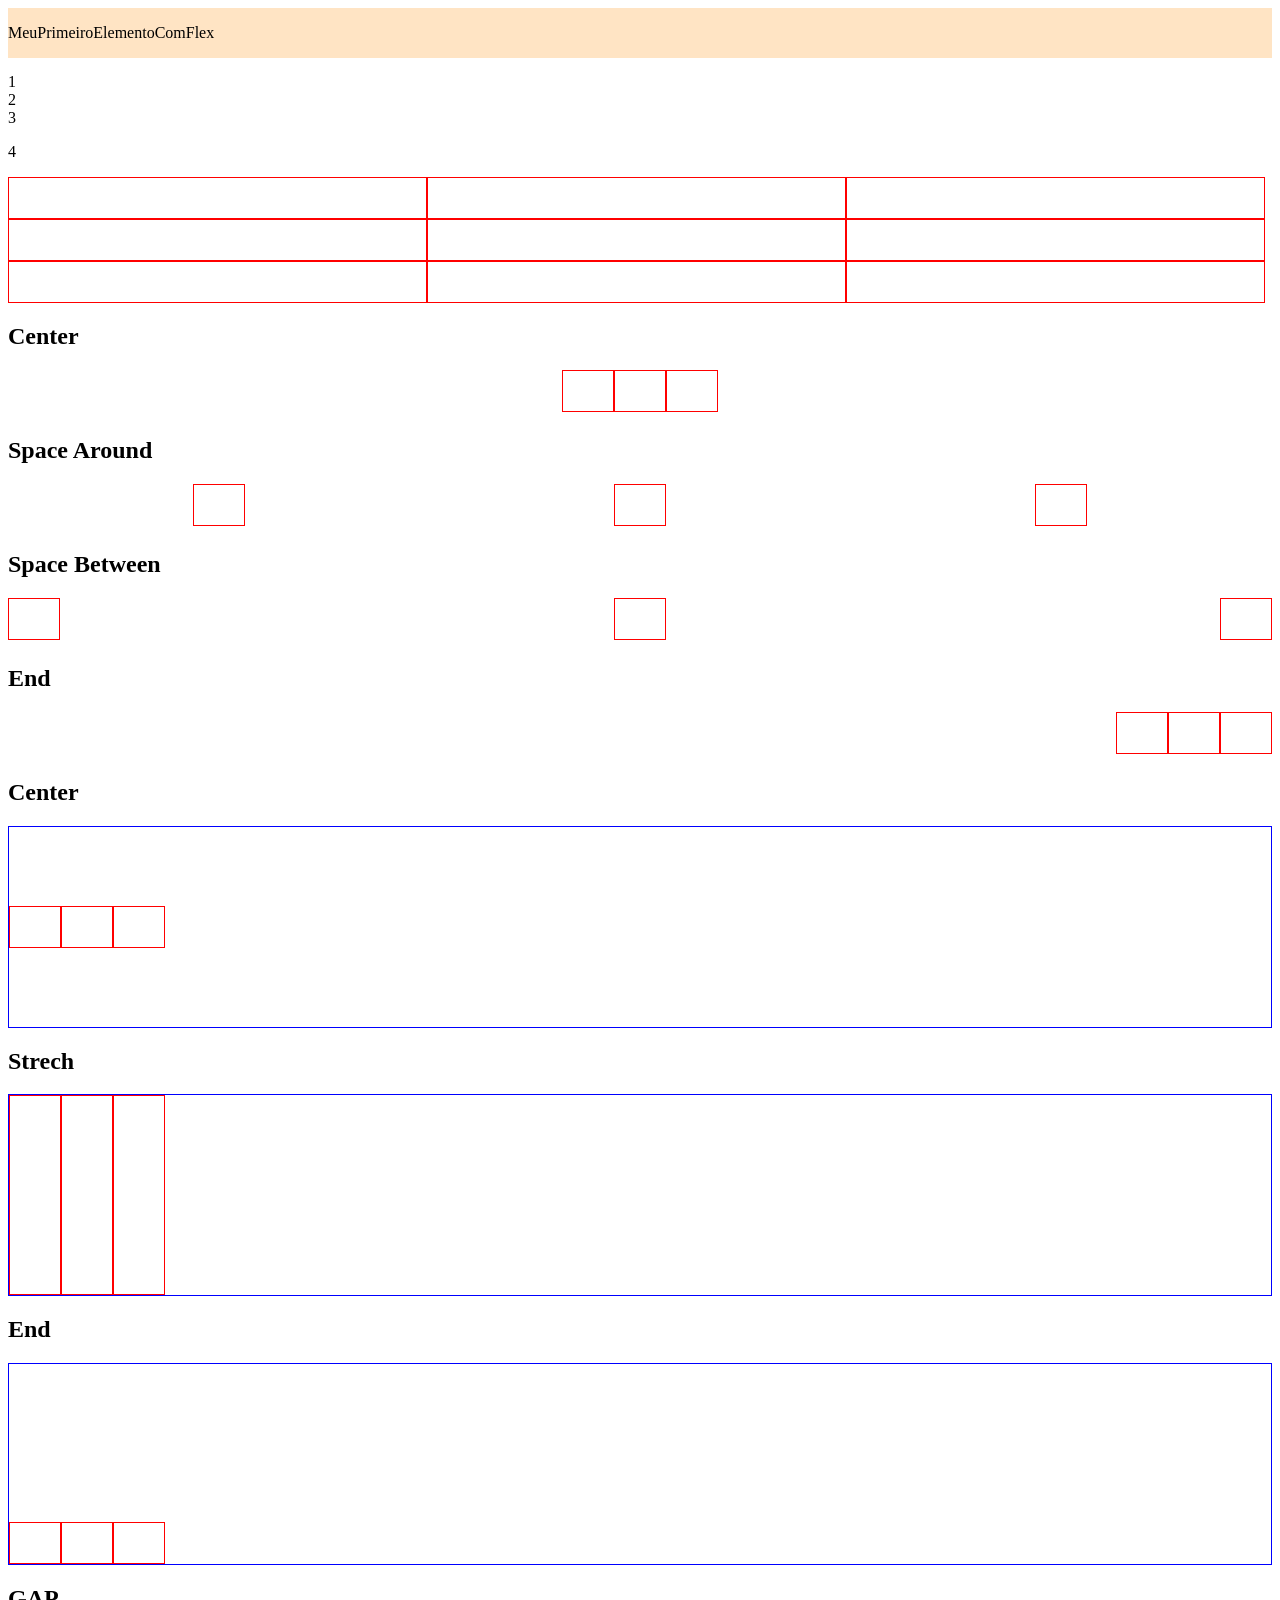
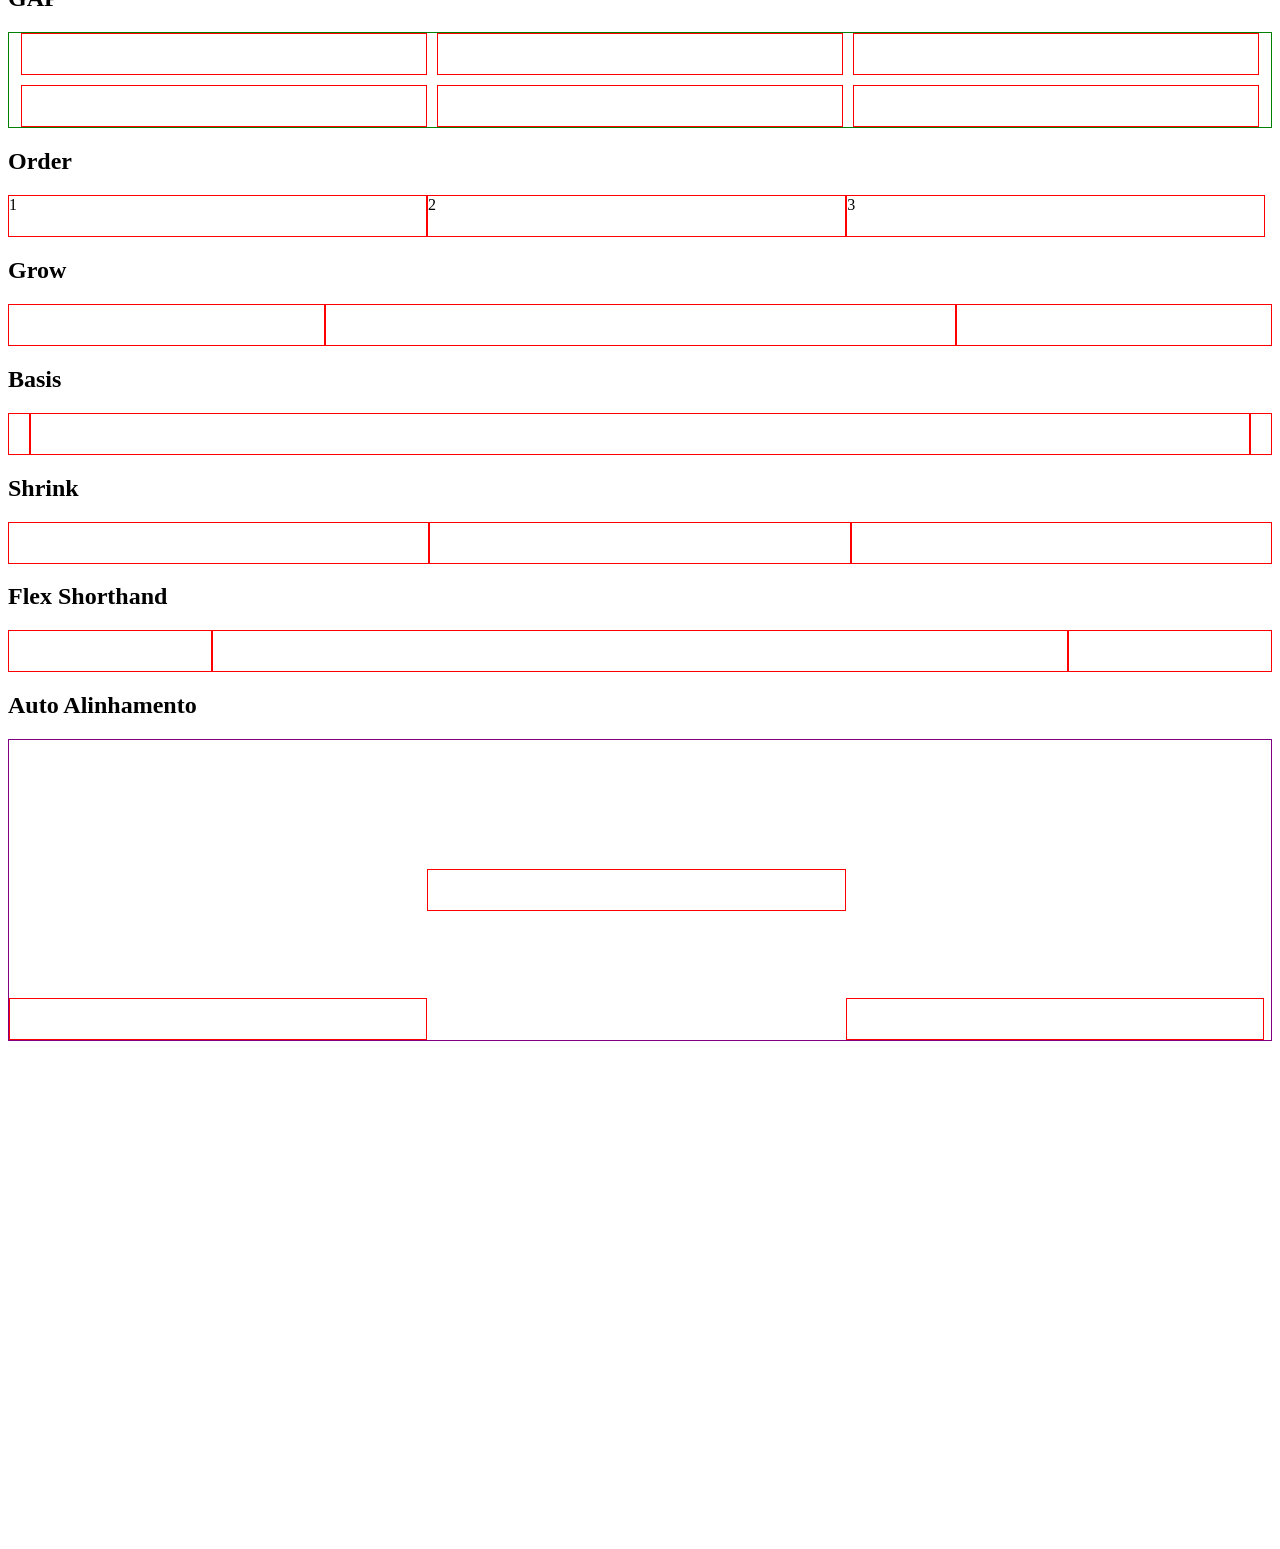
<file: 8_FLEXBOX/index.html>
<!doctype html>
<html lang="en">
  <head>
    <meta charset="UTF-8" />
    <meta name="viewport" content="width=device-width, initial-scale=1.0" />
    <title>Flexbox</title>
    <link rel="stylesheet" href="styles.css" />
  </head>
  <body>
    <!-- 1 - flex -->
    <div class="flex">
      <p>Meu</p>
      <p>Primeiro</p>
      <p>Elemento</p>
      <p>Com</p>
      <p>Flex</p>
    </div>

    <!-- 2 - flex direction -->
    <div class="flex-column">
      <span>1</span>
      <span>2</span>
      <span>3</span>
      <p>4</p>
    </div>

    <!-- 3 - flex wrap -->
    <div class="flex-wrap">
      <div class="box"></div>
      <div class="box"></div>
      <div class="box"></div>
      <div class="box"></div>
      <div class="box"></div>
      <div class="box"></div>
      <div class="box"></div>
      <div class="box"></div>
      <div class="box"></div>
    </div>

    <!-- 4 - JUSTIFY CONTENT -->
    <h2>Center</h2>
    <div class="center">
      <div class="box"></div>
      <div class="box"></div>
      <div class="box"></div>
    </div>

    <h2>Space Around</h2>
    <div class="around">
      <div class="box"></div>
      <div class="box"></div>
      <div class="box"></div>
    </div>

    <h2>Space Between</h2>
    <div class="between">
      <div class="box"></div>
      <div class="box"></div>
      <div class="box"></div>
    </div>

    <h2>End</h2>
    <div class="end">
      <div class="box"></div>
      <div class="box"></div>
      <div class="box"></div>
    </div>

    <!-- 5 - ALIGN ITEMS -->
    <h2>Center</h2>
    <div class="align-center">
      <div class="box"></div>
      <div class="box"></div>
      <div class="box"></div>
    </div>

    <h2>Strech</h2>
    <div class="strech">
      <div class="box"></div>
      <div class="box"></div>
      <div class="box"></div>
    </div>

    <h2>End</h2>
    <div class="flex-end">
      <div class="box"></div>
      <div class="box"></div>
      <div class="box"></div>
    </div>

    <!-- 6 - GAP -->
    <h2>GAP</h2>
    <div class="gap">
      <div class="box"></div>
      <div class="box"></div>
      <div class="box"></div>
      <div class="box"></div>
      <div class="box"></div>
      <div class="box"></div>
    </div>

    <!-- 7 - ORDER -->
    <h2>Order</h2>
    <div class="order">
      <div class="box" id="three">3</div>
      <div class="box" id="one">1</div>
      <div class="box" id="two">2</div>
    </div>

    <!-- 8 - GROW -->
    <h2>Grow</h2>
    <div class="grow">
      <div class="box"></div>
      <div class="box big"></div>
      <div class="box"></div>
    </div>

    <!-- 9 - BASIS -->
    <h2>Basis</h2>
    <div class="basis">
      <div class="box"></div>
      <div class="box big"></div>
      <div class="box"></div>
    </div>

    <!-- 10 - SHRINK -->
    <h2>Shrink</h2>
    <div class="shrink">
      <div class="box"></div>
      <div class="box small"></div>
      <div class="box"></div>
    </div>

    <!-- 11 - FLEX SHORTHAND -->
    <h2>Flex Shorthand</h2>
    <div class="shorthand">
      <div class="box"></div>
      <div class="box different"></div>
      <div class="box"></div>
    </div>

    <!-- 12 - AUTO ALINHAMENTO -->
    <h2>Auto Alinhamento</h2>
    <div class="auto-alignment">
      <div class="box"></div>
      <div class="box different"></div>
      <div class="box"></div>
    </div>
  </body>
</html>
</file>
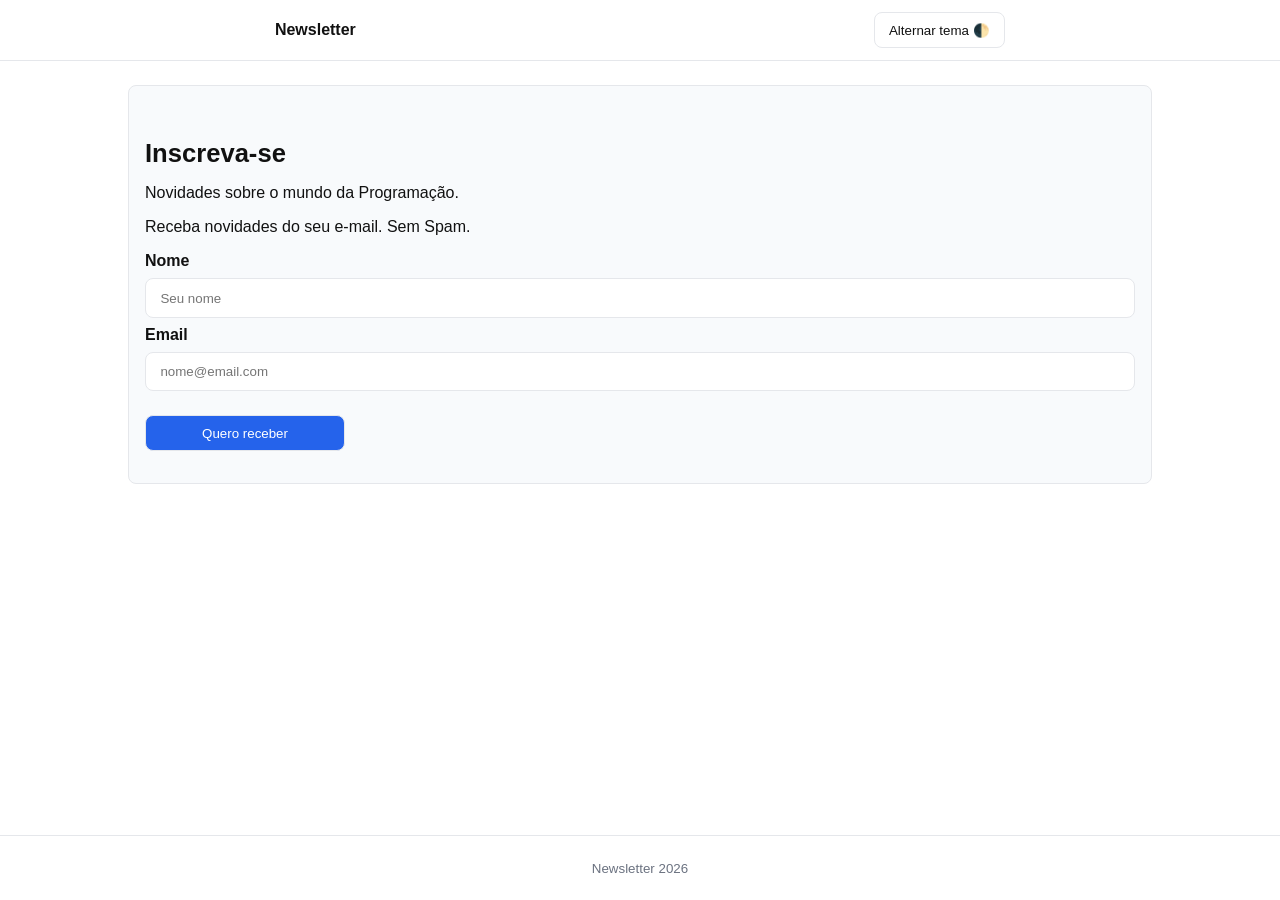
<file: 9_NEWSLETTER/index.html>
<!DOCTYPE html>
<html lang="en">
<head>
    <meta charset="UTF-8">
    <meta name="viewport" content="width=device-width, initial-scale=1.0">
    <title>Newsletter</title>
    <link rel="stylesheet" href="styles.css">
    <script src="app.js" defer></script>
</head>
<body>
    <header class="topo">
        <div class="container">
            <strong>Newsletter</strong>
            <button id="btnTema" class="btn">Alternar tema 🌓</button>
        </div>
    </header>

    <main class="container">
        <section class="caixa">
            <h1>Inscreva-se</h1>
            <p>Novidades sobre o mundo da Programação.</p>
            <p>Receba novidades do seu e-mail. Sem Spam.</p>

            <form>
                <label for="Nome">Nome</label>
                <input type="text" name="nome" id="nome" placeholder="Seu nome">

                <label for="email">Email</label>
                <input type="email" name="email" id="email" placeholder="nome@email.com">

                <button type="submit" class="btn primario">Quero receber</button>
            </form>
        </section>
    </main>

    <footer class="rodape">
        <div class="container">
            <small>Newsletter <span id="ano"></span></small>
        </div>
    </footer>
</body>
</html>
</file>
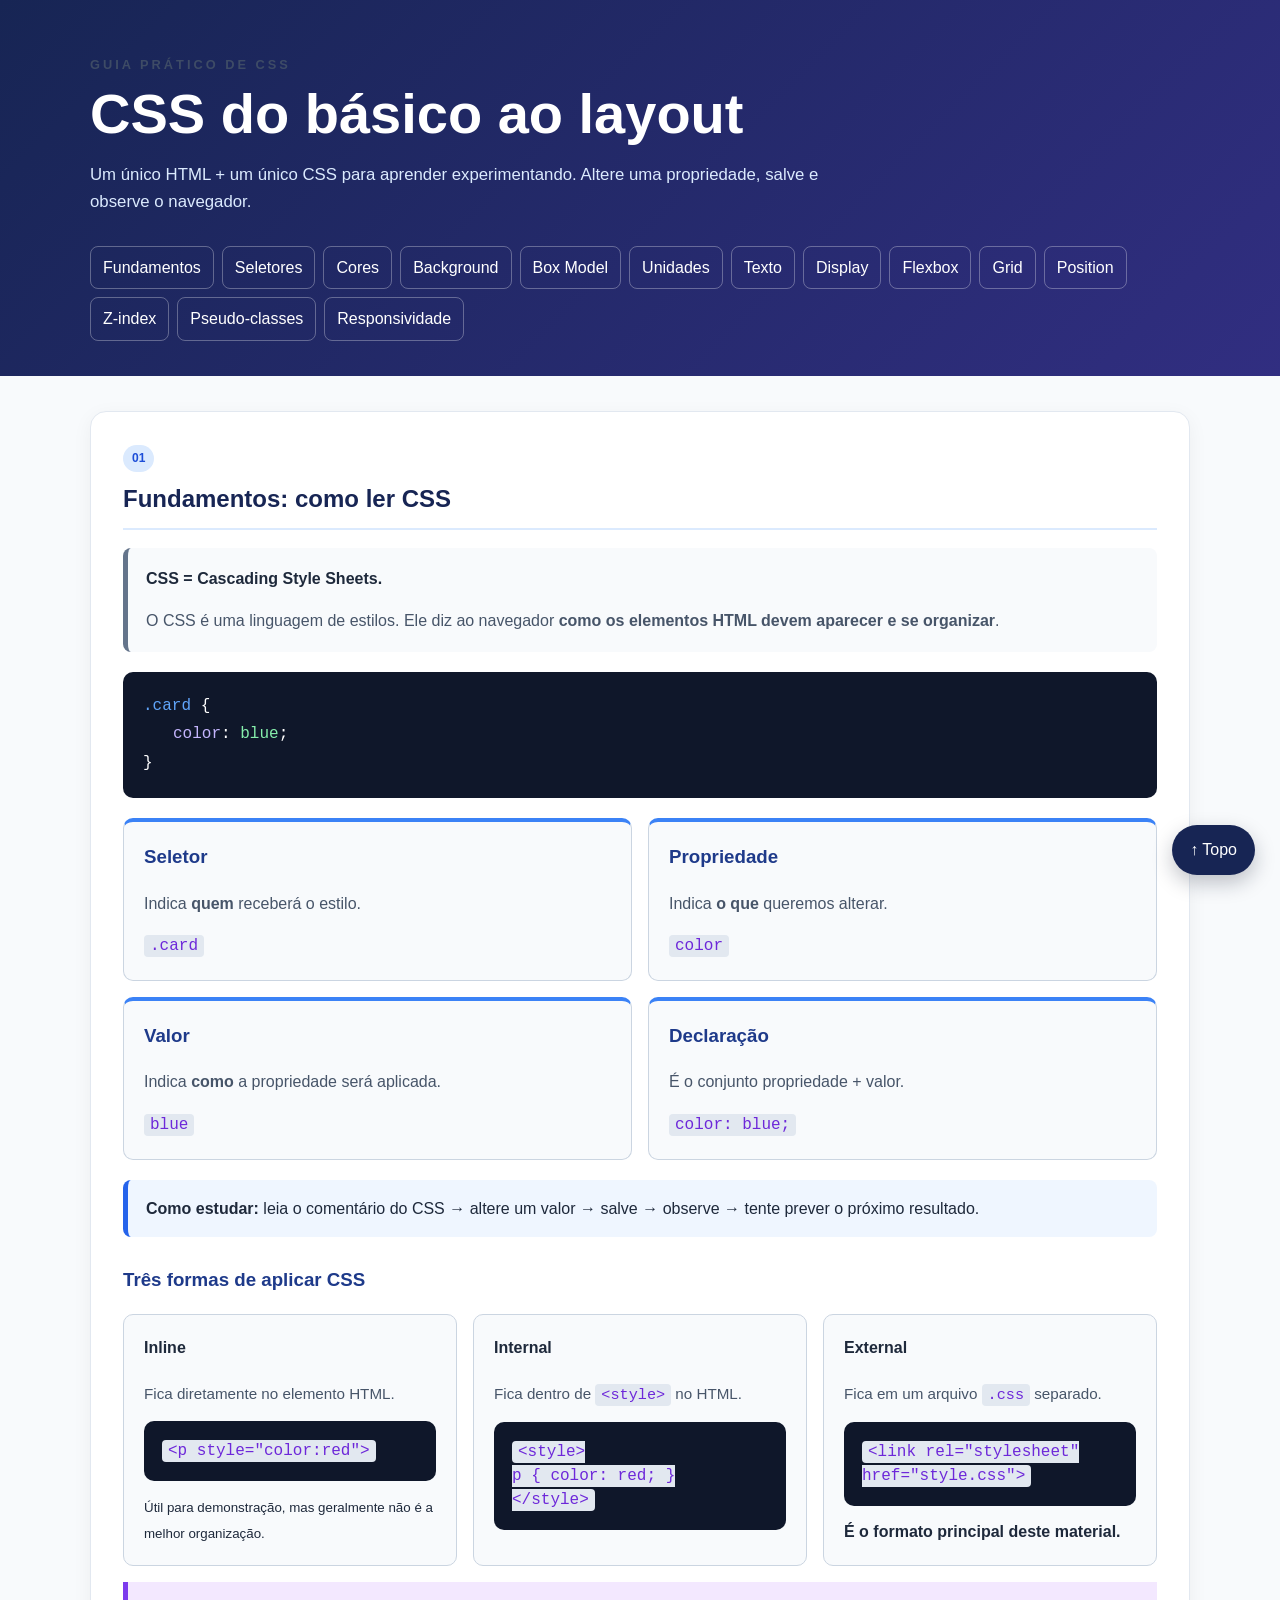
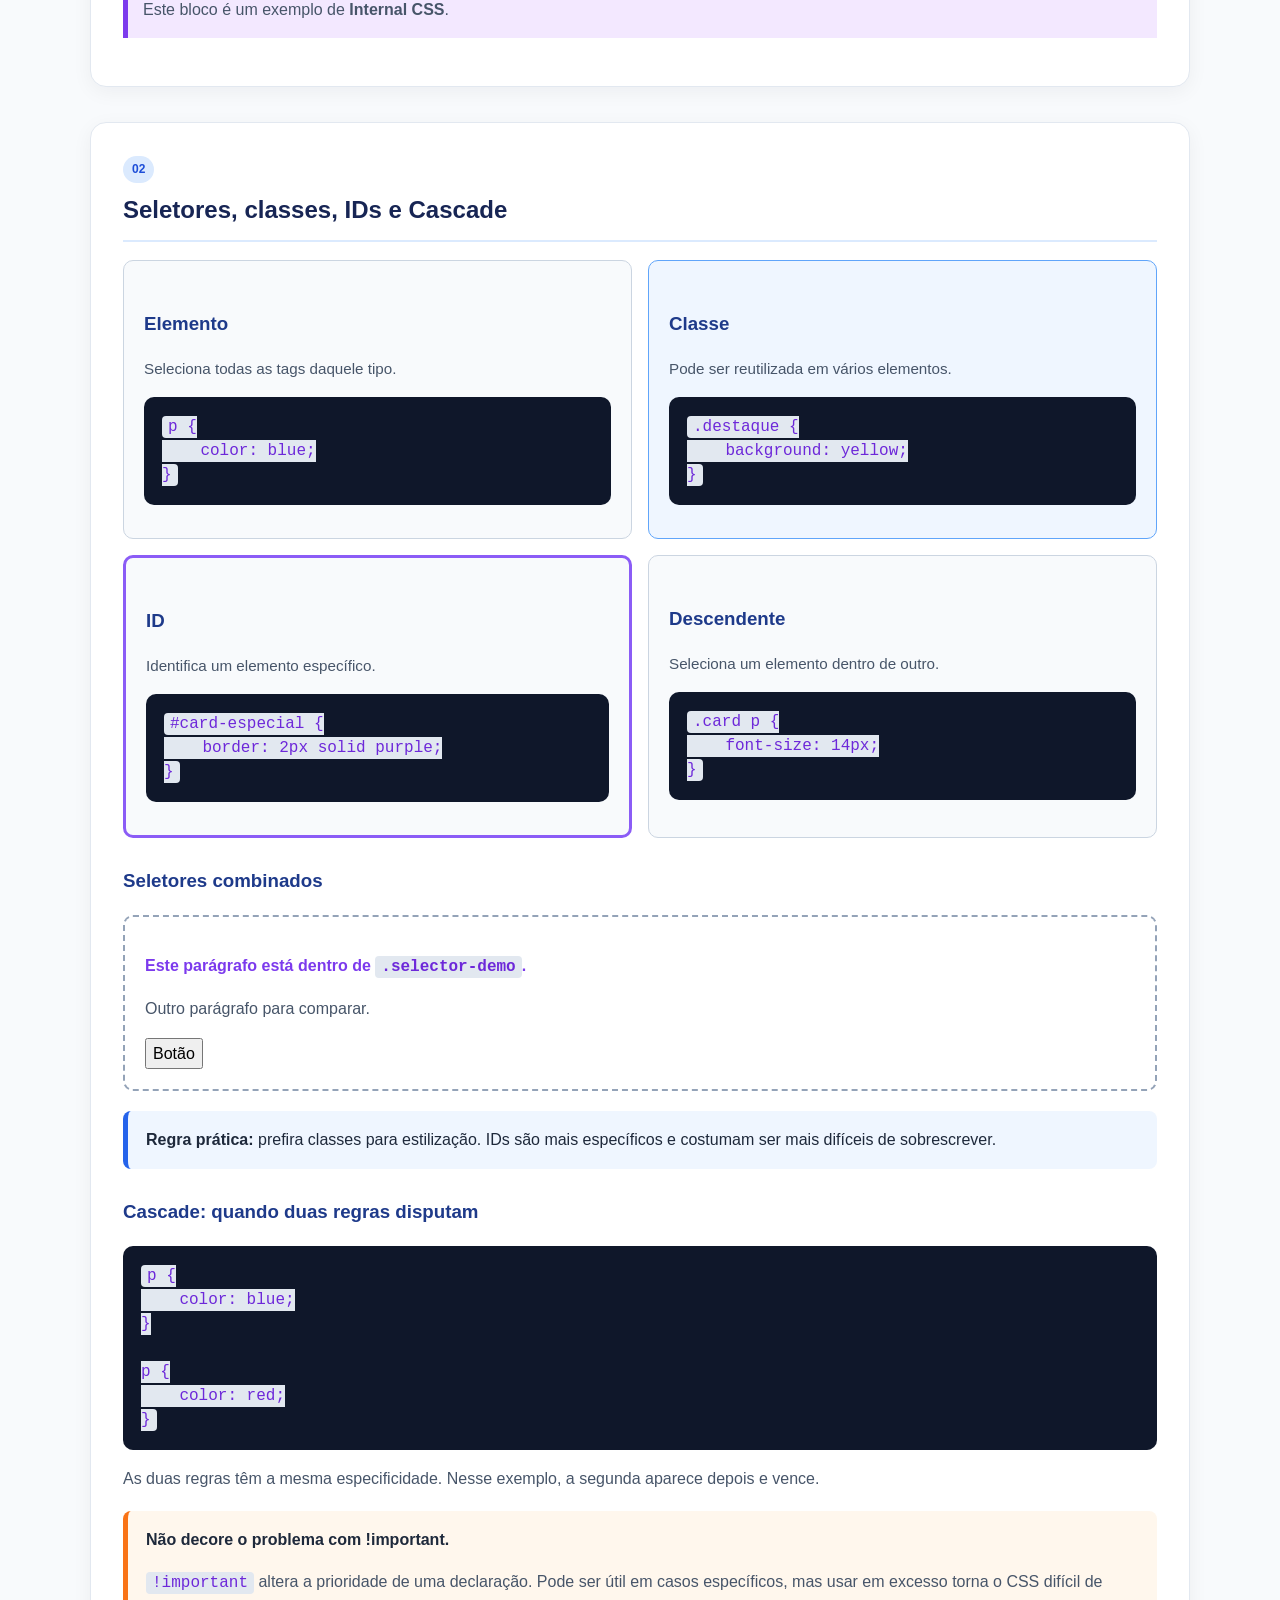
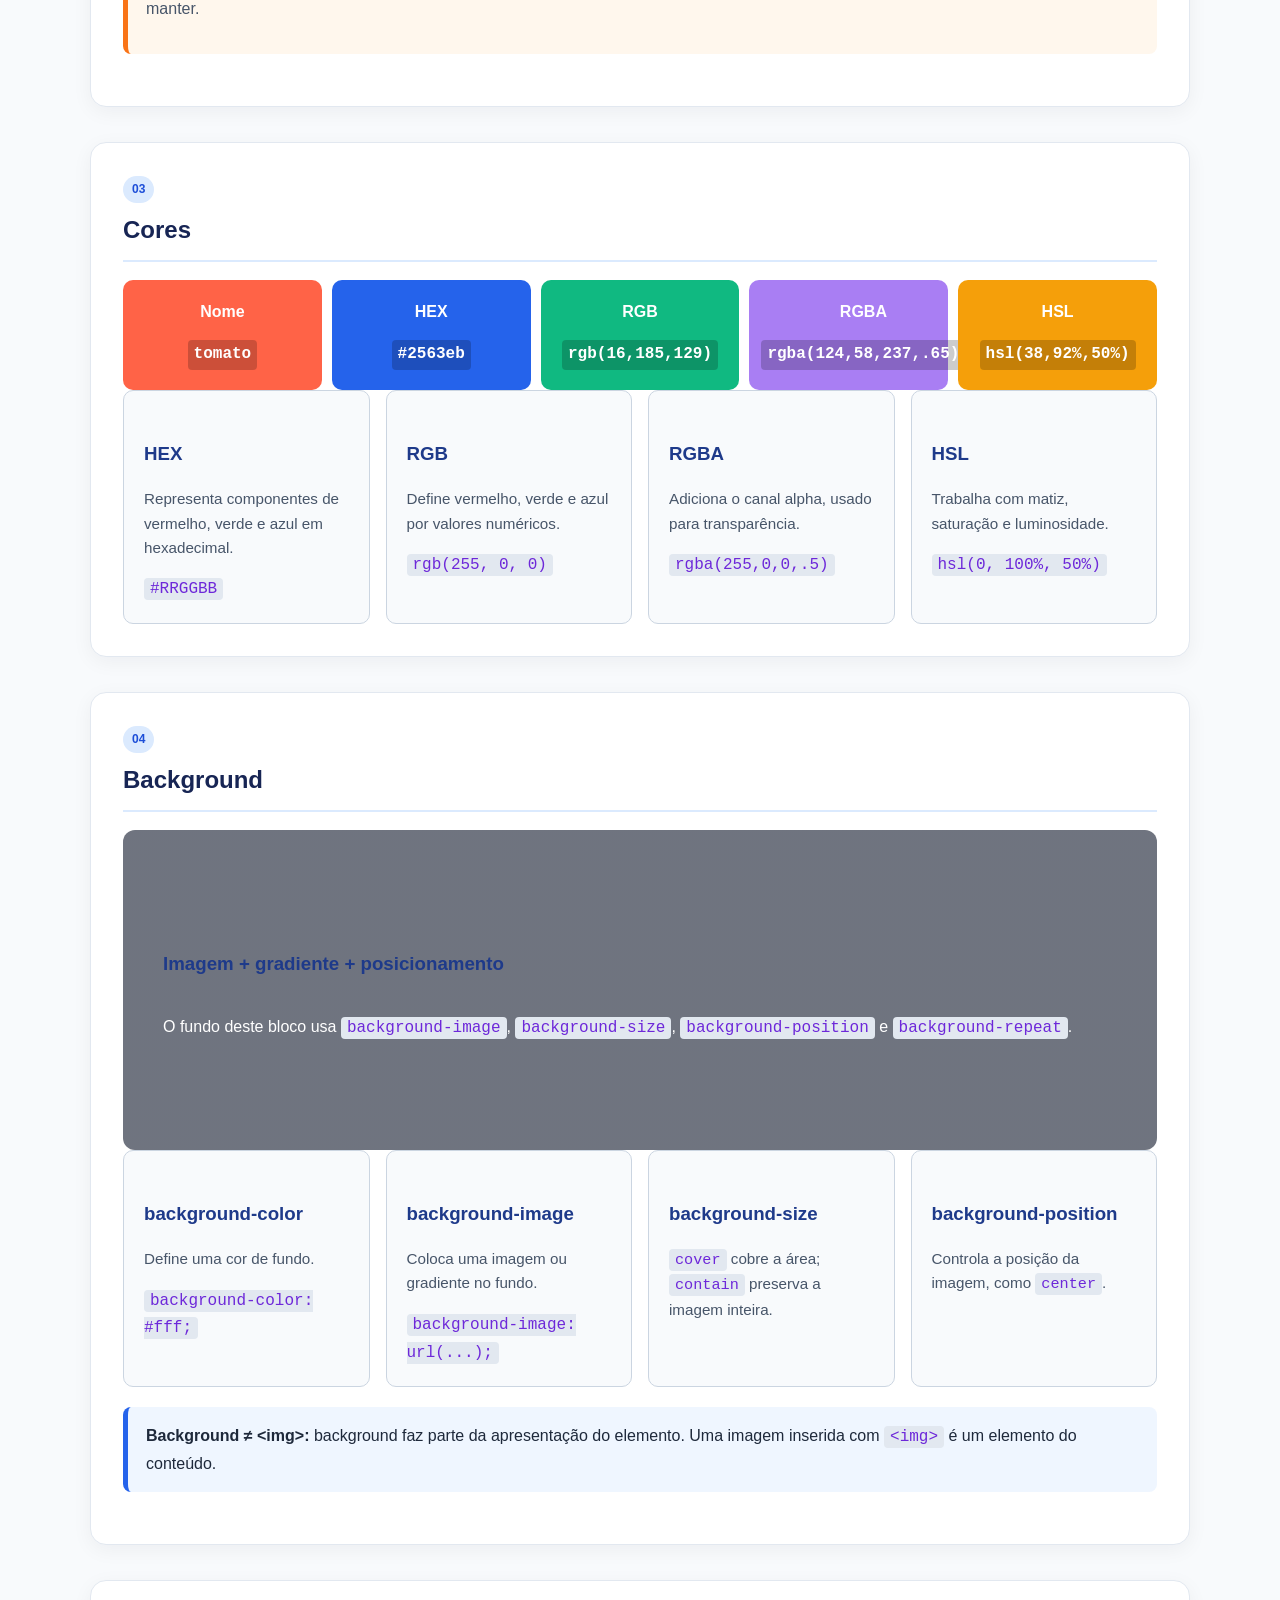
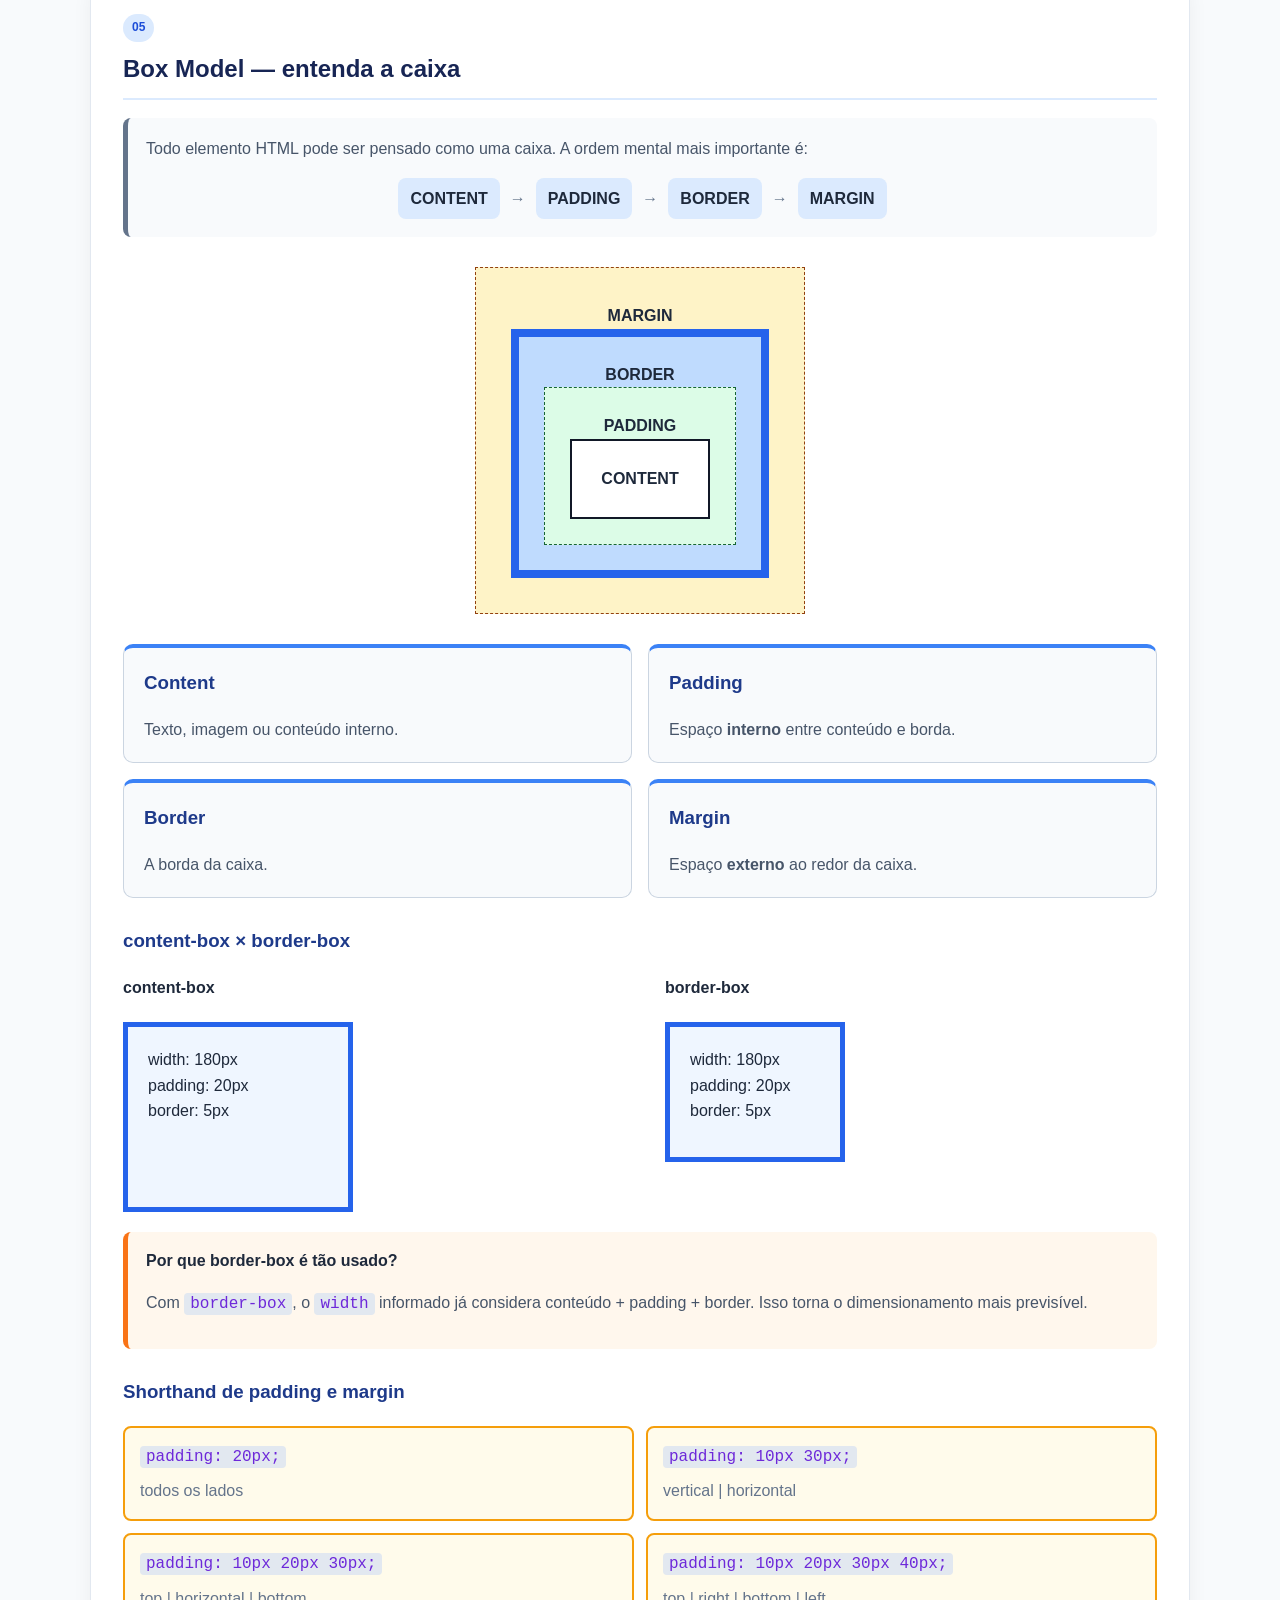
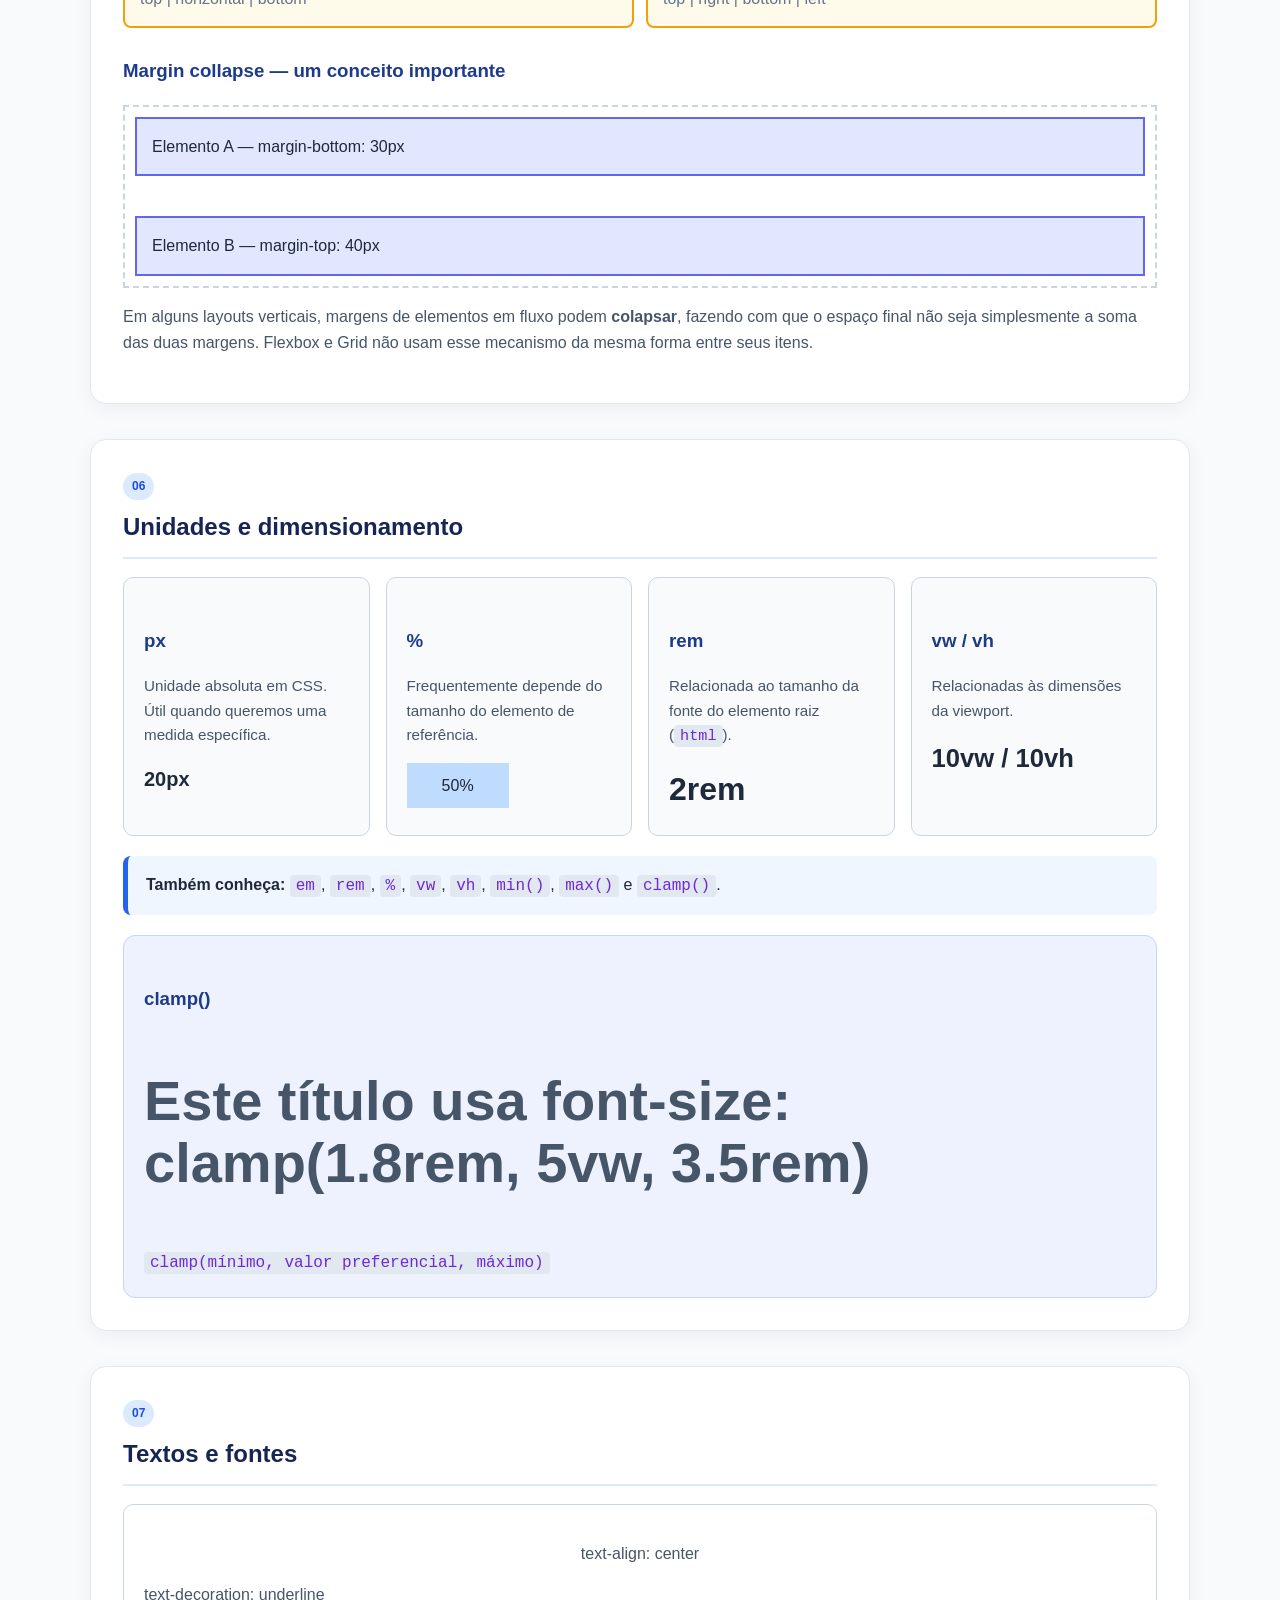
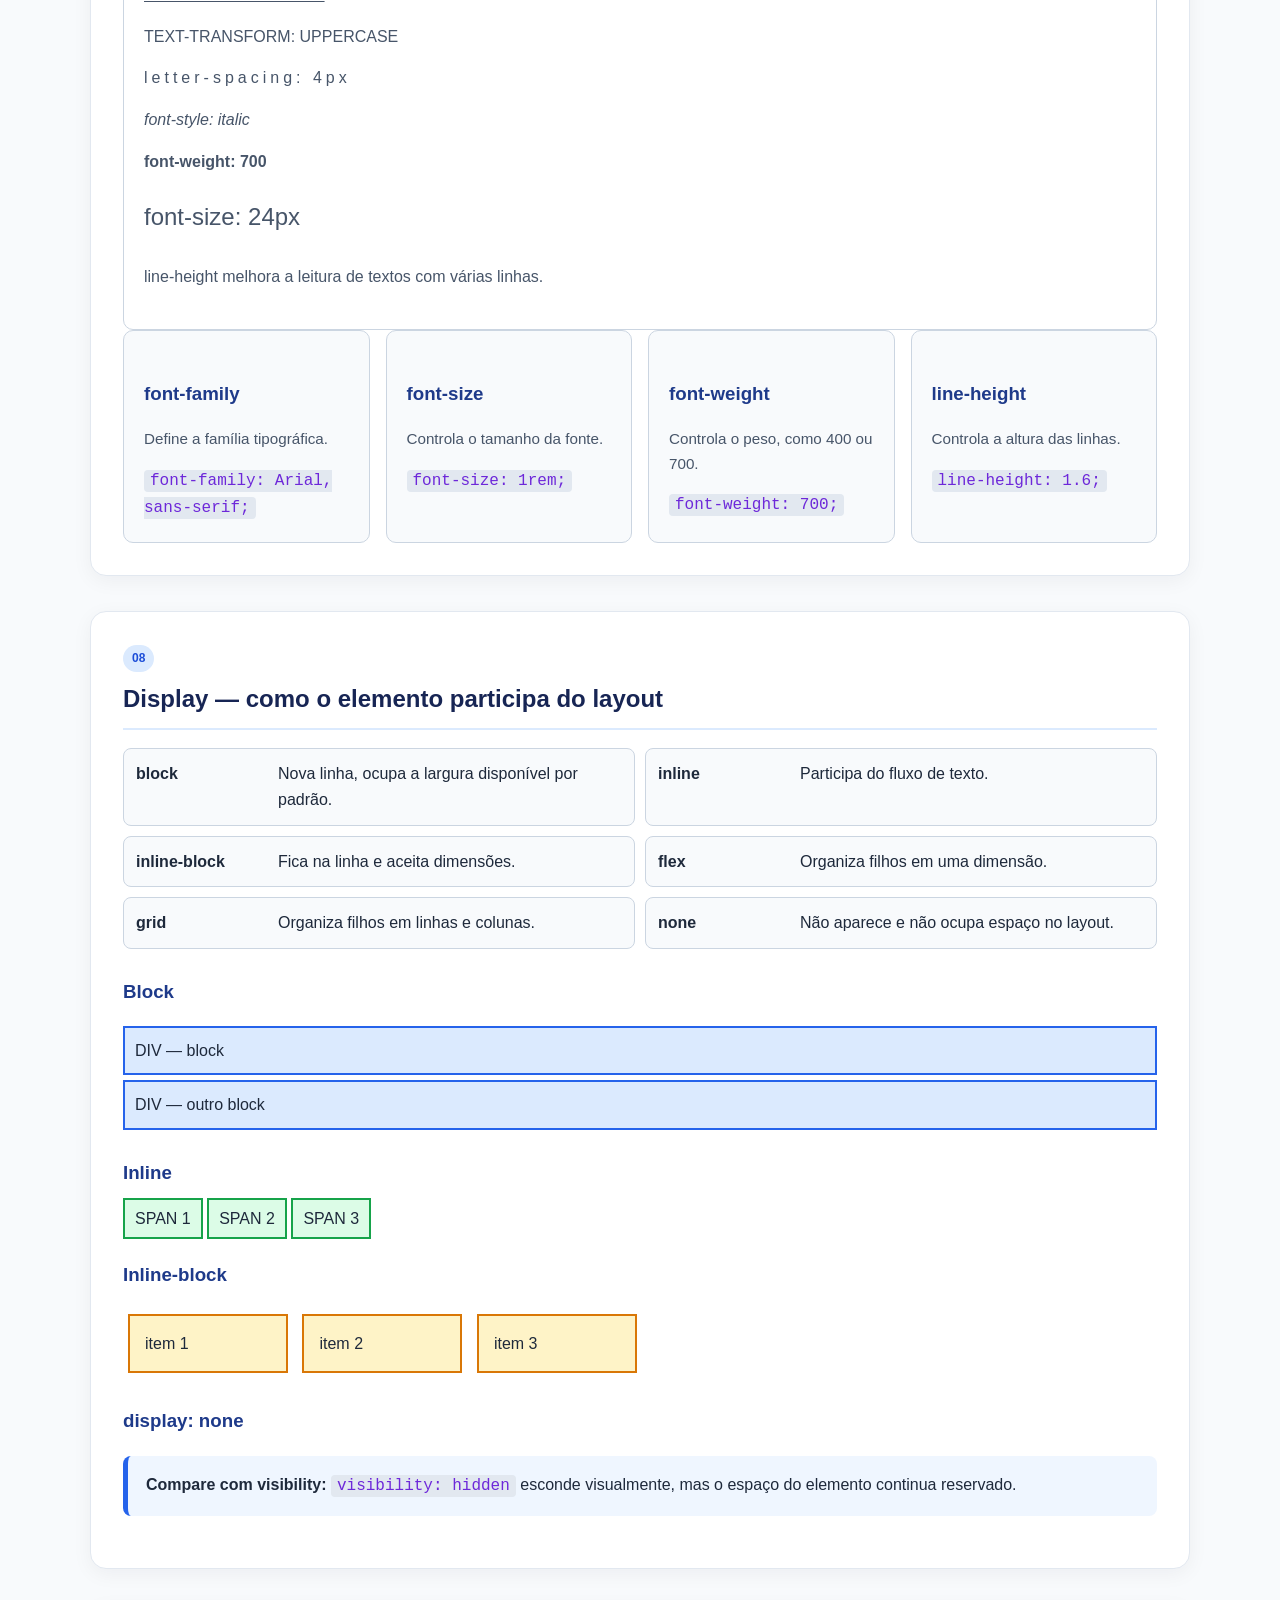
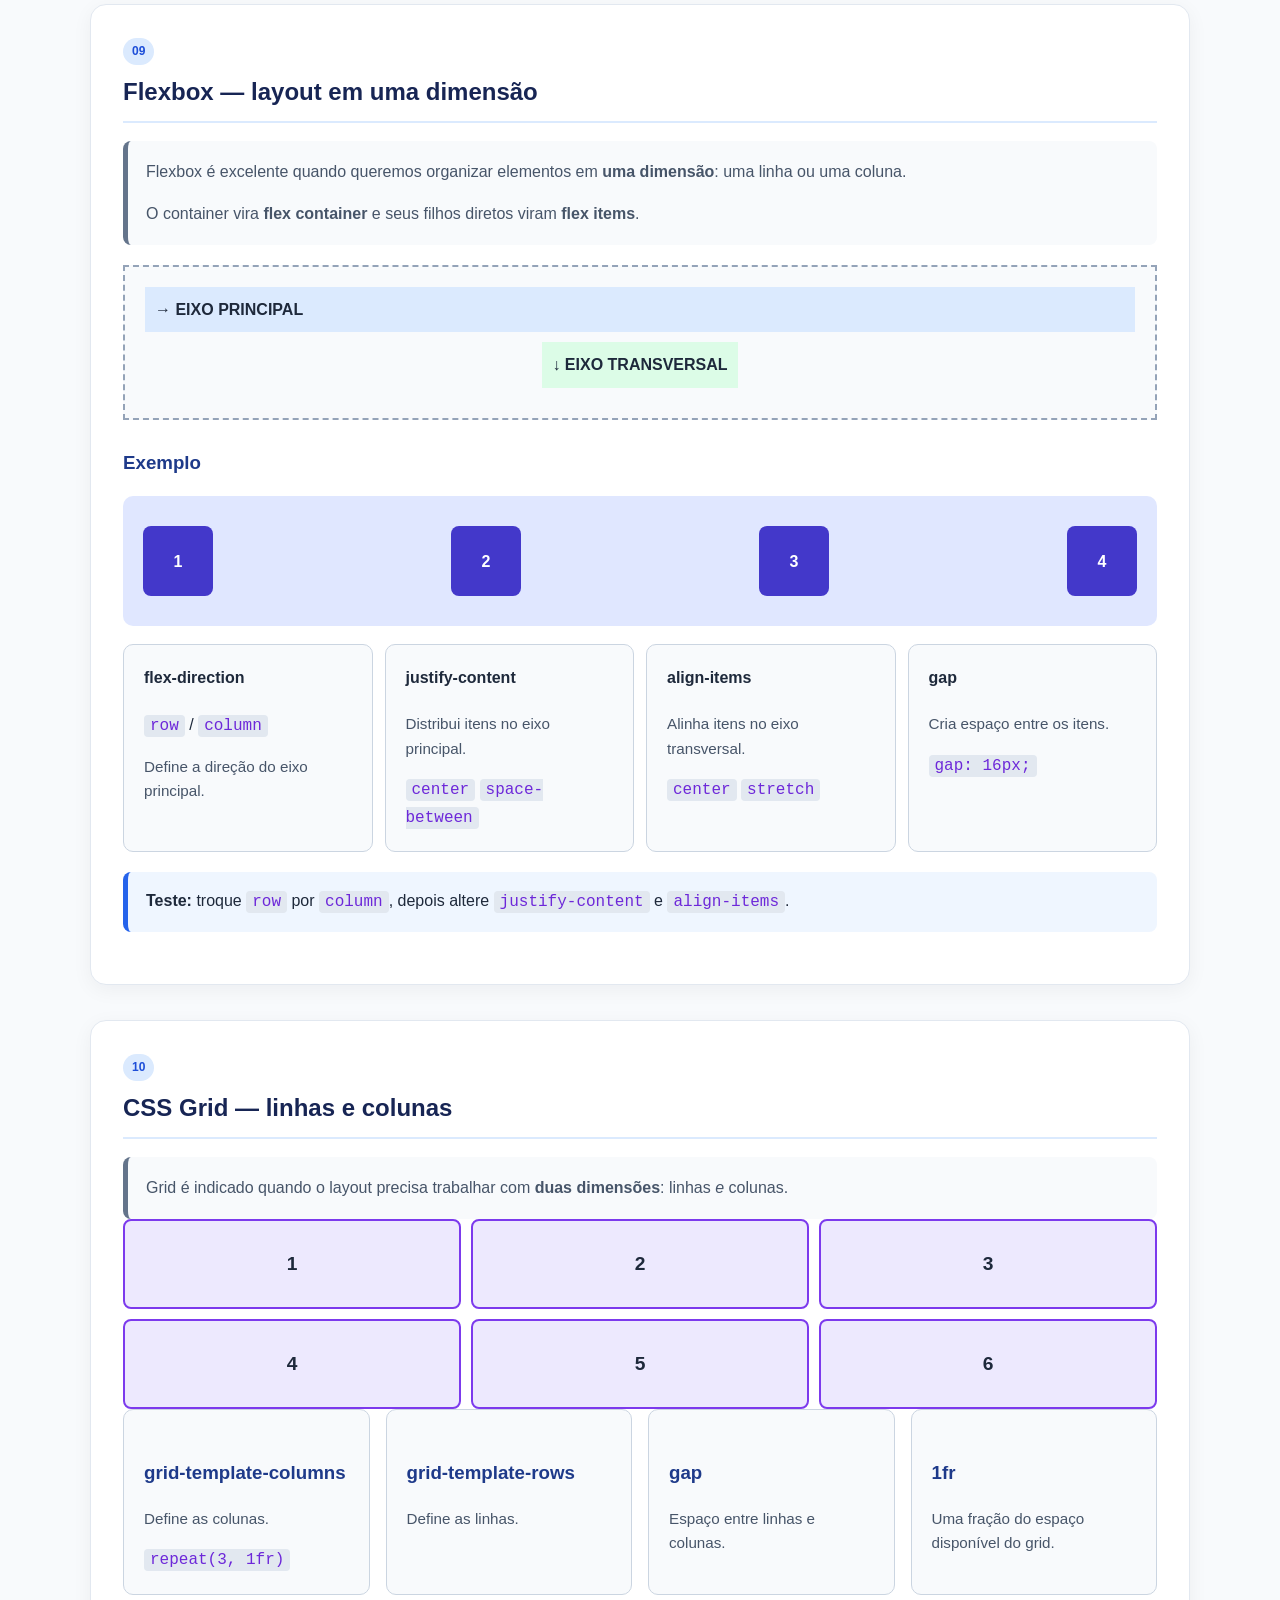
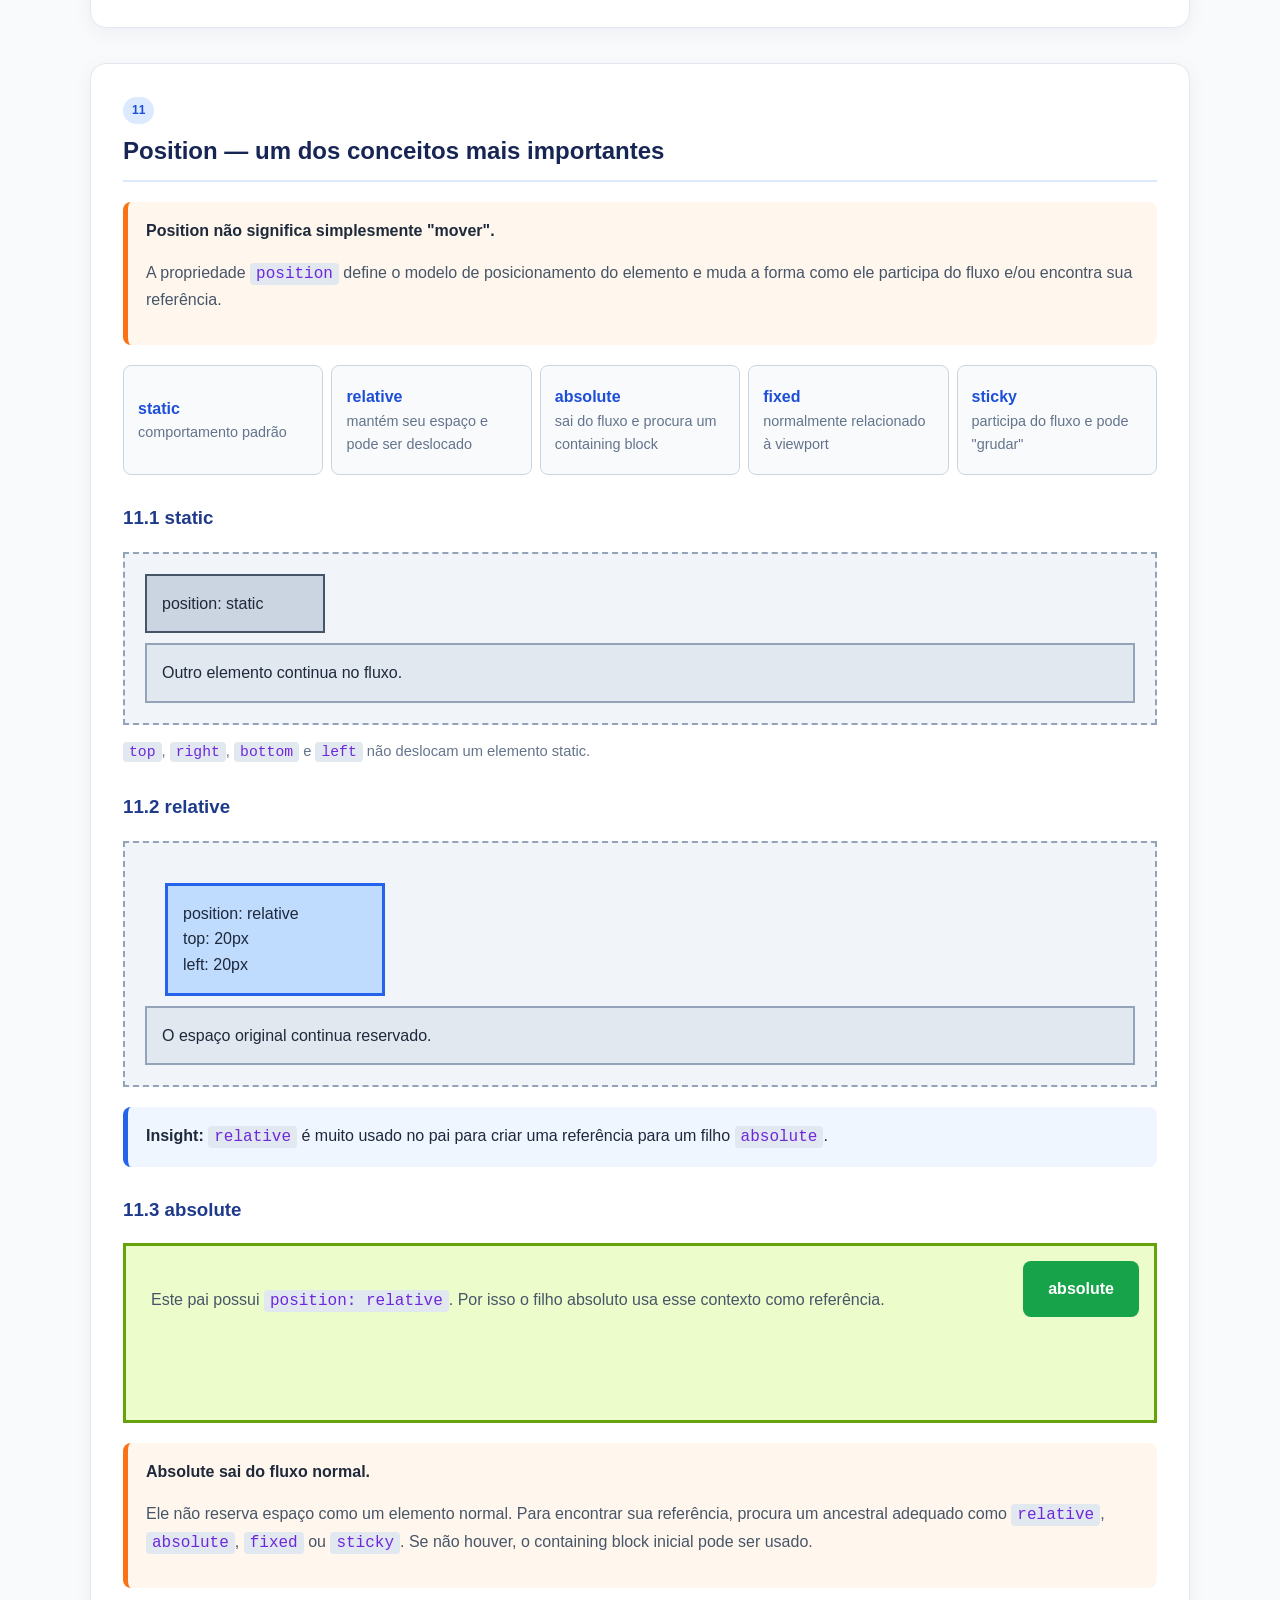
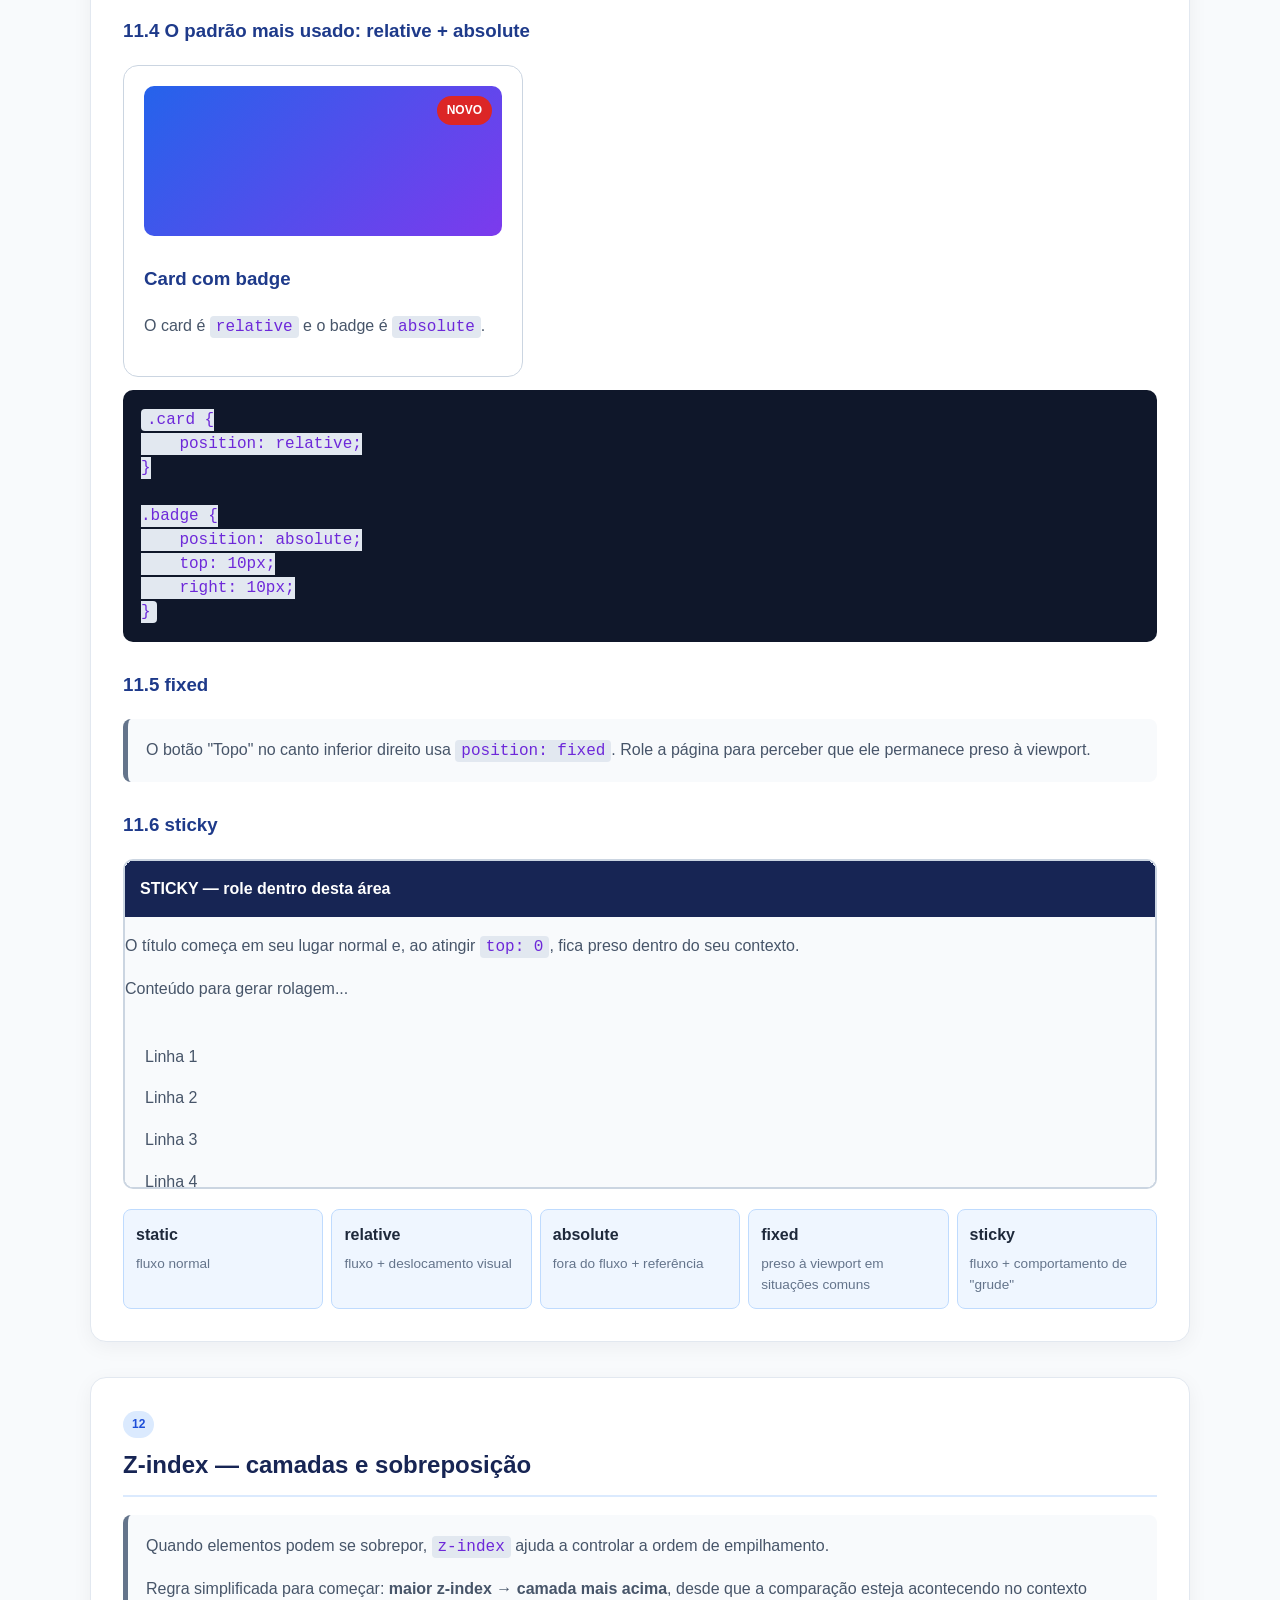
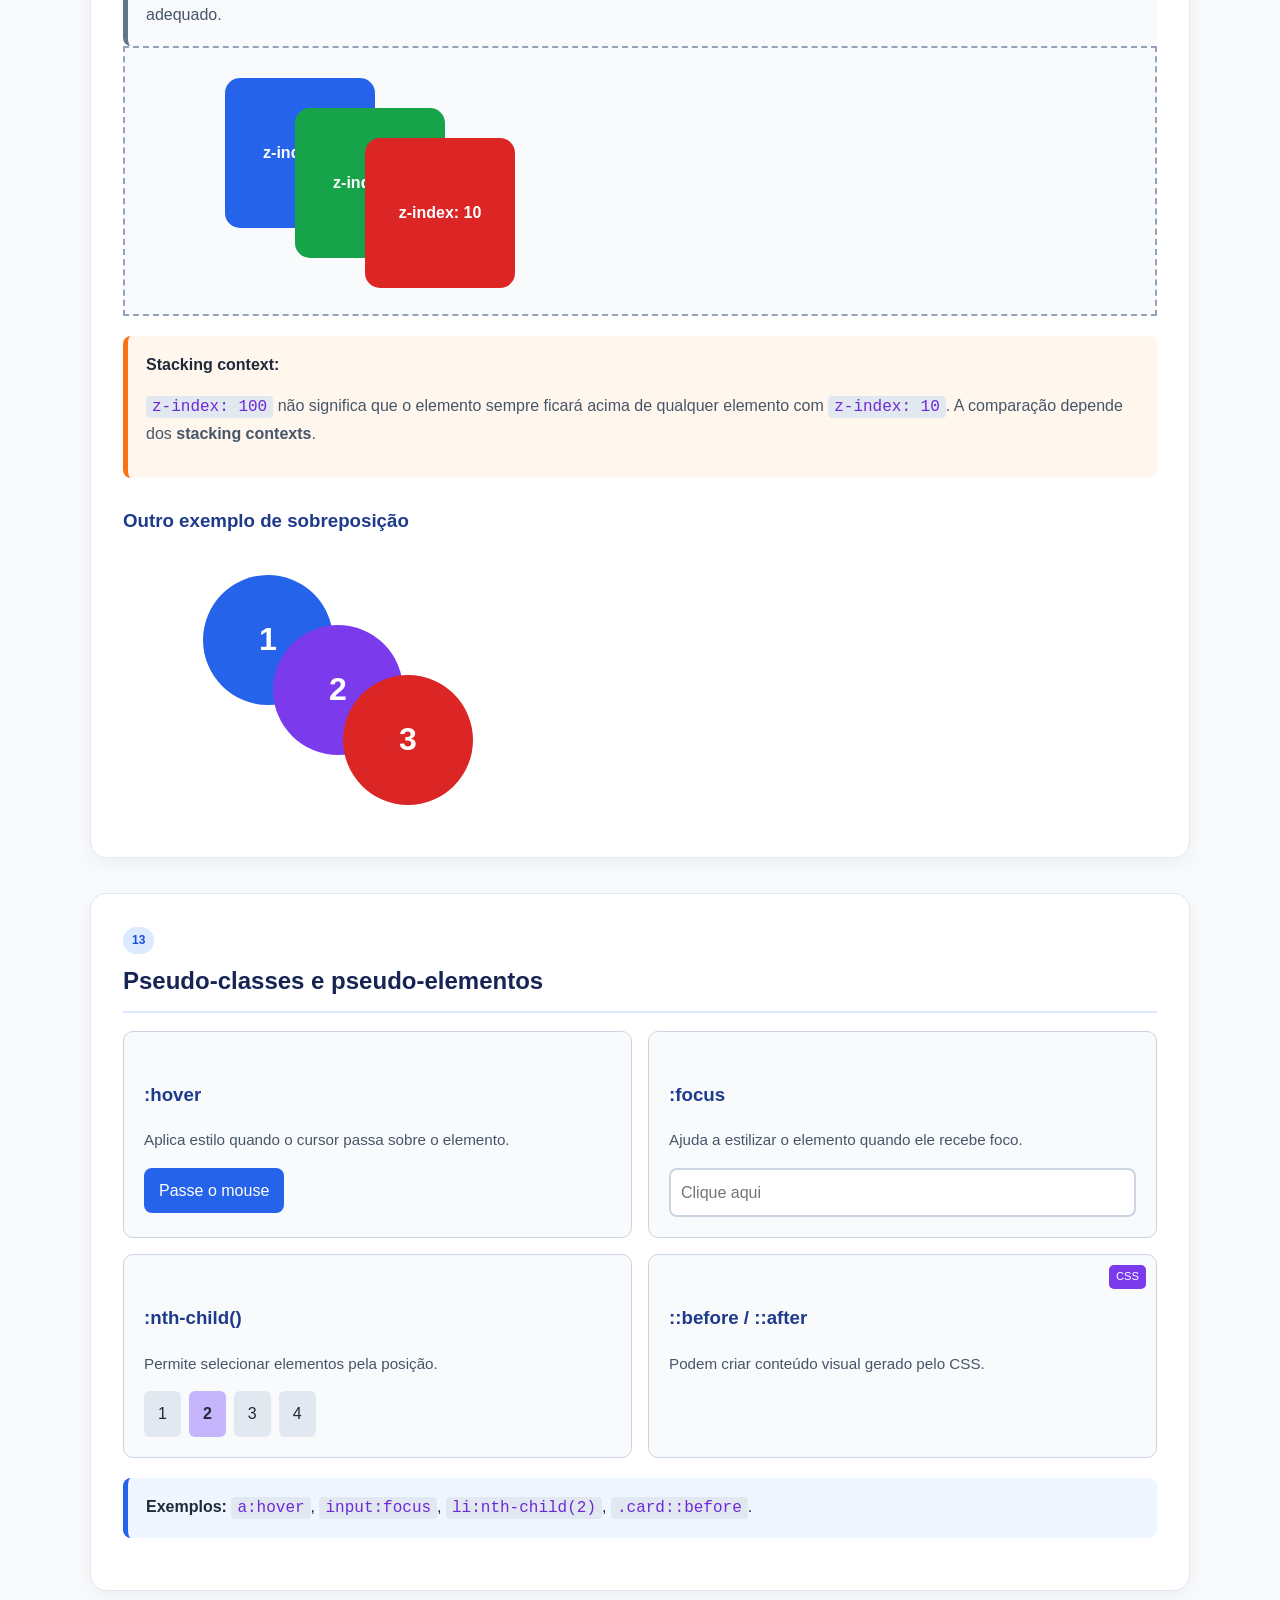
<file: 2_CSS/material_explicativo/index_css_didatico.html>
<!DOCTYPE html>
<html lang="pt-BR">
<head>
    <meta charset="UTF-8">
    <meta name="viewport" content="width=device-width, initial-scale=1.0">
    <title>CSS — Guia Prático e Didático</title>

    <!--
    ============================================================
    COMO O CSS FUNCIONA
    ============================================================

    HTML = estrutura/conteúdo.
    CSS  = apresentação/layout/comportamento visual.

    Anatomia:
        seletor {
            propriedade: valor;
        }

    Exemplo:
        p {
            color: blue;
        }

    FORMAS DE APLICAR CSS

    1. Inline:
        <p style="color: red;">Texto</p>

    2. Internal:
        <style>
            p { color: red; }
        </style>

    3. External:
        <link rel="stylesheet" href="style.css">

    Neste material usamos principalmente CSS externo.
    -->

    <style>
        /* Internal CSS: mantido apenas para demonstrar a diferença. */
        .internal-demo {
            border-left: 5px solid #7c3aed;
            padding: 15px;
            background: #f3e8ff;
        }
    </style>

    <link rel="stylesheet" href="style_css_didatico.css">
</head>

<body id="topo">

<header class="topo">
    <div class="container">
        <p class="eyebrow">GUIA PRÁTICO DE CSS</p>
        <h1>CSS do básico ao layout</h1>
        <p class="hero-text">
            Um único HTML + um único CSS para aprender experimentando.
            Altere uma propriedade, salve e observe o navegador.
        </p>

        <nav class="menu">
            <a href="#fundamentos">Fundamentos</a>
            <a href="#seletores">Seletores</a>
            <a href="#cores">Cores</a>
            <a href="#background">Background</a>
            <a href="#box-model">Box Model</a>
            <a href="#unidades">Unidades</a>
            <a href="#texto">Texto</a>
            <a href="#display">Display</a>
            <a href="#flexbox">Flexbox</a>
            <a href="#grid">Grid</a>
            <a href="#position">Position</a>
            <a href="#z-index">Z-index</a>
            <a href="#pseudo">Pseudo-classes</a>
            <a href="#responsividade">Responsividade</a>
        </nav>
    </div>
</header>

<main class="container">

    <!-- =========================================================
         1. FUNDAMENTOS
         ========================================================= -->
    <section class="section" id="fundamentos">
        <span class="section-number">01</span>
        <h2>Fundamentos: como ler CSS</h2>

        <div class="explain">
            <strong>CSS = Cascading Style Sheets.</strong>
            <p>
                O CSS é uma linguagem de estilos. Ele diz ao navegador
                <strong>como os elementos HTML devem aparecer e se organizar</strong>.
            </p>
        </div>

        <div class="syntax-demo">
            <div class="syntax-line">
                <span class="token-selector">.card</span>
                <span>{</span>
            </div>
            <div class="syntax-line indent">
                <span class="token-property">color</span><span>:</span>
                <span class="token-value">blue</span><span>;</span>
            </div>
            <div class="syntax-line">
                <span>}</span>
            </div>
        </div>

        <div class="concept-grid">
            <article class="concept-card">
                <h3>Seletor</h3>
                <p>Indica <strong>quem</strong> receberá o estilo.</p>
                <code>.card</code>
            </article>
            <article class="concept-card">
                <h3>Propriedade</h3>
                <p>Indica <strong>o que</strong> queremos alterar.</p>
                <code>color</code>
            </article>
            <article class="concept-card">
                <h3>Valor</h3>
                <p>Indica <strong>como</strong> a propriedade será aplicada.</p>
                <code>blue</code>
            </article>
            <article class="concept-card">
                <h3>Declaração</h3>
                <p>É o conjunto propriedade + valor.</p>
                <code>color: blue;</code>
            </article>
        </div>

        <div class="tip">
            <strong>Como estudar:</strong>
            leia o comentário do CSS → altere um valor → salve → observe →
            tente prever o próximo resultado.
        </div>

        <h3>Três formas de aplicar CSS</h3>

        <div class="three-columns">
            <article class="card">
                <h4>Inline</h4>
                <p>Fica diretamente no elemento HTML.</p>
                <pre><code>&lt;p style="color:red"&gt;</code></pre>
                <small>Útil para demonstração, mas geralmente não é a melhor organização.</small>
            </article>

            <article class="card">
                <h4>Internal</h4>
                <p>Fica dentro de <code>&lt;style&gt;</code> no HTML.</p>
                <pre><code>&lt;style&gt;
p { color: red; }
&lt;/style&gt;</code></pre>
            </article>

            <article class="card">
                <h4>External</h4>
                <p>Fica em um arquivo <code>.css</code> separado.</p>
                <pre><code>&lt;link rel="stylesheet"
href="style.css"&gt;</code></pre>
                <strong>É o formato principal deste material.</strong>
            </article>
        </div>

        <p class="internal-demo">
            Este bloco é um exemplo de <strong>Internal CSS</strong>.
        </p>
    </section>

    <!-- =========================================================
         2. SELETORES / CASCATA
         ========================================================= -->
    <section class="section" id="seletores">
        <span class="section-number">02</span>
        <h2>Seletores, classes, IDs e Cascade</h2>

        <div class="concept-grid">
            <article class="card">
                <h3>Elemento</h3>
                <p>Seleciona todas as tags daquele tipo.</p>
                <pre><code>p {
    color: blue;
}</code></pre>
            </article>

            <article class="card destaque">
                <h3>Classe</h3>
                <p>Pode ser reutilizada em vários elementos.</p>
                <pre><code>.destaque {
    background: yellow;
}</code></pre>
            </article>

            <article class="card" id="card-especial">
                <h3>ID</h3>
                <p>Identifica um elemento específico.</p>
                <pre><code>#card-especial {
    border: 2px solid purple;
}</code></pre>
            </article>

            <article class="card">
                <h3>Descendente</h3>
                <p>Seleciona um elemento dentro de outro.</p>
                <pre><code>.card p {
    font-size: 14px;
}</code></pre>
            </article>
        </div>

        <h3>Seletores combinados</h3>
        <div class="selector-demo">
            <p class="especial">Este parágrafo está dentro de <code>.selector-demo</code>.</p>
            <p>Outro parágrafo para comparar.</p>
            <button>Botão</button>
        </div>

        <div class="tip">
            <strong>Regra prática:</strong>
            prefira classes para estilização. IDs são mais específicos e costumam
            ser mais difíceis de sobrescrever.
        </div>

        <h3>Cascade: quando duas regras disputam</h3>
        <pre><code>p {
    color: blue;
}

p {
    color: red;
}</code></pre>

        <p>
            As duas regras têm a mesma especificidade. Nesse exemplo,
            a segunda aparece depois e vence.
        </p>

        <div class="warning">
            <strong>Não decore o problema com !important.</strong>
            <p>
                <code>!important</code> altera a prioridade de uma declaração.
                Pode ser útil em casos específicos, mas usar em excesso torna
                o CSS difícil de manter.
            </p>
        </div>
    </section>

    <!-- =========================================================
         3. CORES
         ========================================================= -->
    <section class="section" id="cores">
        <span class="section-number">03</span>
        <h2>Cores</h2>

        <div class="color-grid">
            <div class="color-box color-name">Nome<br><code>tomato</code></div>
            <div class="color-box color-hex">HEX<br><code>#2563eb</code></div>
            <div class="color-box color-rgb">RGB<br><code>rgb(16,185,129)</code></div>
            <div class="color-box color-rgba">RGBA<br><code>rgba(124,58,237,.65)</code></div>
            <div class="color-box color-hsl">HSL<br><code>hsl(38,92%,50%)</code></div>
        </div>

        <div class="concept-grid compact">
            <article class="card">
                <h3>HEX</h3>
                <p>Representa componentes de vermelho, verde e azul em hexadecimal.</p>
                <code>#RRGGBB</code>
            </article>
            <article class="card">
                <h3>RGB</h3>
                <p>Define vermelho, verde e azul por valores numéricos.</p>
                <code>rgb(255, 0, 0)</code>
            </article>
            <article class="card">
                <h3>RGBA</h3>
                <p>Adiciona o canal alpha, usado para transparência.</p>
                <code>rgba(255,0,0,.5)</code>
            </article>
            <article class="card">
                <h3>HSL</h3>
                <p>Trabalha com matiz, saturação e luminosidade.</p>
                <code>hsl(0, 100%, 50%)</code>
            </article>
        </div>
    </section>

    <!-- =========================================================
         4. BACKGROUND
         ========================================================= -->
    <section class="section" id="background">
        <span class="section-number">04</span>
        <h2>Background</h2>

        <div class="background-demo">
            <div class="background-content">
                <h3>Imagem + gradiente + posicionamento</h3>
                <p>
                    O fundo deste bloco usa <code>background-image</code>,
                    <code>background-size</code>,
                    <code>background-position</code> e
                    <code>background-repeat</code>.
                </p>
            </div>
        </div>

        <div class="concept-grid compact">
            <article class="card">
                <h3>background-color</h3>
                <p>Define uma cor de fundo.</p>
                <code>background-color: #fff;</code>
            </article>
            <article class="card">
                <h3>background-image</h3>
                <p>Coloca uma imagem ou gradiente no fundo.</p>
                <code>background-image: url(...);</code>
            </article>
            <article class="card">
                <h3>background-size</h3>
                <p><code>cover</code> cobre a área; <code>contain</code> preserva a imagem inteira.</p>
            </article>
            <article class="card">
                <h3>background-position</h3>
                <p>Controla a posição da imagem, como <code>center</code>.</p>
            </article>
        </div>

        <div class="tip">
            <strong>Background ≠ &lt;img&gt;:</strong>
            background faz parte da apresentação do elemento. Uma imagem
            inserida com <code>&lt;img&gt;</code> é um elemento do conteúdo.
        </div>
    </section>

    <!-- =========================================================
         5. BOX MODEL
         ========================================================= -->
    <section class="section" id="box-model">
        <span class="section-number">05</span>
        <h2>Box Model — entenda a caixa</h2>

        <div class="explain">
            <p>
                Todo elemento HTML pode ser pensado como uma caixa.
                A ordem mental mais importante é:
            </p>
            <div class="flow-equation">
                <span>CONTENT</span>
                <b>→</b>
                <span>PADDING</span>
                <b>→</b>
                <span>BORDER</span>
                <b>→</b>
                <span>MARGIN</span>
            </div>
        </div>

        <div class="box-model-diagram">
            <div class="bm-margin">
                <span>MARGIN</span>
                <div class="bm-border">
                    <span>BORDER</span>
                    <div class="bm-padding">
                        <span>PADDING</span>
                        <div class="bm-content">CONTENT</div>
                    </div>
                </div>
            </div>
        </div>

        <div class="concept-grid">
            <article class="concept-card">
                <h3>Content</h3>
                <p>Texto, imagem ou conteúdo interno.</p>
            </article>
            <article class="concept-card">
                <h3>Padding</h3>
                <p>Espaço <strong>interno</strong> entre conteúdo e borda.</p>
            </article>
            <article class="concept-card">
                <h3>Border</h3>
                <p>A borda da caixa.</p>
            </article>
            <article class="concept-card">
                <h3>Margin</h3>
                <p>Espaço <strong>externo</strong> ao redor da caixa.</p>
            </article>
        </div>

        <h3>content-box × border-box</h3>

        <div class="box-comparison">
            <div>
                <h4>content-box</h4>
                <div class="box-example content-box">
                    width: 180px<br>
                    padding: 20px<br>
                    border: 5px
                </div>
            </div>

            <div>
                <h4>border-box</h4>
                <div class="box-example border-box">
                    width: 180px<br>
                    padding: 20px<br>
                    border: 5px
                </div>
            </div>
        </div>

        <div class="warning">
            <strong>Por que border-box é tão usado?</strong>
            <p>
                Com <code>border-box</code>, o <code>width</code> informado já
                considera conteúdo + padding + border. Isso torna o dimensionamento
                mais previsível.
            </p>
        </div>

        <h3>Shorthand de padding e margin</h3>

        <div class="shorthand-grid">
            <div><code>padding: 20px;</code><span>todos os lados</span></div>
            <div><code>padding: 10px 30px;</code><span>vertical | horizontal</span></div>
            <div><code>padding: 10px 20px 30px;</code><span>top | horizontal | bottom</span></div>
            <div><code>padding: 10px 20px 30px 40px;</code><span>top | right | bottom | left</span></div>
        </div>

        <h3>Margin collapse — um conceito importante</h3>
        <div class="collapse-demo">
            <div class="collapse-box">Elemento A — margin-bottom: 30px</div>
            <div class="collapse-box">Elemento B — margin-top: 40px</div>
        </div>
        <p>
            Em alguns layouts verticais, margens de elementos em fluxo podem
            <strong>colapsar</strong>, fazendo com que o espaço final não seja
            simplesmente a soma das duas margens. Flexbox e Grid não usam esse
            mecanismo da mesma forma entre seus itens.
        </p>
    </section>

    <!-- =========================================================
         6. UNIDADES / TAMANHOS
         ========================================================= -->
    <section class="section" id="unidades">
        <span class="section-number">06</span>
        <h2>Unidades e dimensionamento</h2>

        <div class="unit-grid">
            <article class="card unit-px">
                <h3>px</h3>
                <p>Unidade absoluta em CSS. Útil quando queremos uma medida específica.</p>
                <strong>20px</strong>
            </article>

            <article class="card unit-percent">
                <h3>%</h3>
                <p>Frequentemente depende do tamanho do elemento de referência.</p>
                <div class="percent-inner">50%</div>
            </article>

            <article class="card unit-rem">
                <h3>rem</h3>
                <p>Relacionada ao tamanho da fonte do elemento raiz (<code>html</code>).</p>
                <strong>2rem</strong>
            </article>

            <article class="card unit-vw">
                <h3>vw / vh</h3>
                <p>Relacionadas às dimensões da viewport.</p>
                <strong>10vw / 10vh</strong>
            </article>
        </div>

        <div class="tip">
            <strong>Também conheça:</strong>
            <code>em</code>, <code>rem</code>, <code>%</code>,
            <code>vw</code>, <code>vh</code>, <code>min()</code>,
            <code>max()</code> e <code>clamp()</code>.
        </div>

        <div class="clamp-demo">
            <h3>clamp()</h3>
            <p class="clamp-title">Este título usa font-size: clamp(1.8rem, 5vw, 3.5rem)</p>
            <code>clamp(mínimo, valor preferencial, máximo)</code>
        </div>
    </section>

    <!-- =========================================================
         7. TEXTO
         ========================================================= -->
    <section class="section" id="texto">
        <span class="section-number">07</span>
        <h2>Textos e fontes</h2>

        <div class="text-demo">
            <p class="text-center">text-align: center</p>
            <p class="text-decoration">text-decoration: underline</p>
            <p class="text-uppercase">text-transform: uppercase</p>
            <p class="letter-spacing">letter-spacing: 4px</p>
            <p class="font-style">font-style: italic</p>
            <p class="font-weight">font-weight: 700</p>
            <p class="font-size">font-size: 24px</p>
            <p class="line-height">line-height melhora a leitura de textos com várias linhas.</p>
        </div>

        <div class="concept-grid compact">
            <article class="card">
                <h3>font-family</h3>
                <p>Define a família tipográfica.</p>
                <code>font-family: Arial, sans-serif;</code>
            </article>
            <article class="card">
                <h3>font-size</h3>
                <p>Controla o tamanho da fonte.</p>
                <code>font-size: 1rem;</code>
            </article>
            <article class="card">
                <h3>font-weight</h3>
                <p>Controla o peso, como 400 ou 700.</p>
                <code>font-weight: 700;</code>
            </article>
            <article class="card">
                <h3>line-height</h3>
                <p>Controla a altura das linhas.</p>
                <code>line-height: 1.6;</code>
            </article>
        </div>
    </section>

    <!-- =========================================================
         8. DISPLAY
         ========================================================= -->
    <section class="section" id="display">
        <span class="section-number">08</span>
        <h2>Display — como o elemento participa do layout</h2>

        <div class="display-table">
            <div><strong>block</strong><span>Nova linha, ocupa a largura disponível por padrão.</span></div>
            <div><strong>inline</strong><span>Participa do fluxo de texto.</span></div>
            <div><strong>inline-block</strong><span>Fica na linha e aceita dimensões.</span></div>
            <div><strong>flex</strong><span>Organiza filhos em uma dimensão.</span></div>
            <div><strong>grid</strong><span>Organiza filhos em linhas e colunas.</span></div>
            <div><strong>none</strong><span>Não aparece e não ocupa espaço no layout.</span></div>
        </div>

        <h3>Block</h3>
        <div class="display-block">DIV — block</div>
        <div class="display-block">DIV — outro block</div>

        <h3>Inline</h3>
        <span class="display-inline">SPAN 1</span>
        <span class="display-inline">SPAN 2</span>
        <span class="display-inline">SPAN 3</span>

        <h3>Inline-block</h3>
        <span class="display-inline-block">item 1</span>
        <span class="display-inline-block">item 2</span>
        <span class="display-inline-block">item 3</span>

        <h3>display: none</h3>
        <div class="display-none-example">Você não verá este bloco.</div>

        <div class="tip">
            <strong>Compare com visibility:</strong>
            <code>visibility: hidden</code> esconde visualmente, mas o espaço
            do elemento continua reservado.
        </div>
    </section>

    <!-- =========================================================
         9. FLEXBOX
         ========================================================= -->
    <section class="section" id="flexbox">
        <span class="section-number">09</span>
        <h2>Flexbox — layout em uma dimensão</h2>

        <div class="explain">
            <p>
                Flexbox é excelente quando queremos organizar elementos em
                <strong>uma dimensão</strong>: uma linha ou uma coluna.
            </p>
            <p>
                O container vira <strong>flex container</strong> e seus filhos
                diretos viram <strong>flex items</strong>.
            </p>
        </div>

        <div class="axis-demo">
            <div class="main-axis">→ EIXO PRINCIPAL</div>
            <div class="cross-axis">↓ EIXO TRANSVERSAL</div>
        </div>

        <h3>Exemplo</h3>
        <div class="flex-demo">
            <div>1</div>
            <div>2</div>
            <div>3</div>
            <div>4</div>
        </div>

        <div class="flex-controls">
            <article class="card">
                <h4>flex-direction</h4>
                <code>row</code> / <code>column</code>
                <p>Define a direção do eixo principal.</p>
            </article>
            <article class="card">
                <h4>justify-content</h4>
                <p>Distribui itens no eixo principal.</p>
                <code>center</code> <code>space-between</code>
            </article>
            <article class="card">
                <h4>align-items</h4>
                <p>Alinha itens no eixo transversal.</p>
                <code>center</code> <code>stretch</code>
            </article>
            <article class="card">
                <h4>gap</h4>
                <p>Cria espaço entre os itens.</p>
                <code>gap: 16px;</code>
            </article>
        </div>

        <div class="tip">
            <strong>Teste:</strong> troque <code>row</code> por
            <code>column</code>, depois altere
            <code>justify-content</code> e <code>align-items</code>.
        </div>
    </section>

    <!-- =========================================================
         10. GRID
         ========================================================= -->
    <section class="section" id="grid">
        <span class="section-number">10</span>
        <h2>CSS Grid — linhas e colunas</h2>

        <div class="explain">
            <p>
                Grid é indicado quando o layout precisa trabalhar com
                <strong>duas dimensões</strong>: linhas <em>e</em> colunas.
            </p>
        </div>

        <div class="grid-demo">
            <div>1</div>
            <div>2</div>
            <div>3</div>
            <div>4</div>
            <div>5</div>
            <div>6</div>
        </div>

        <div class="concept-grid compact">
            <article class="card">
                <h3>grid-template-columns</h3>
                <p>Define as colunas.</p>
                <code>repeat(3, 1fr)</code>
            </article>
            <article class="card">
                <h3>grid-template-rows</h3>
                <p>Define as linhas.</p>
            </article>
            <article class="card">
                <h3>gap</h3>
                <p>Espaço entre linhas e colunas.</p>
            </article>
            <article class="card">
                <h3>1fr</h3>
                <p>Uma fração do espaço disponível do grid.</p>
            </article>
        </div>
    </section>

    <!-- =========================================================
         11. POSITION
         ========================================================= -->
    <section class="section" id="position">
        <span class="section-number">11</span>
        <h2>Position — um dos conceitos mais importantes</h2>

        <div class="warning">
            <strong>Position não significa simplesmente "mover".</strong>
            <p>
                A propriedade <code>position</code> define o modelo de
                posicionamento do elemento e muda a forma como ele participa
                do fluxo e/ou encontra sua referência.
            </p>
        </div>

        <div class="position-summary">
            <article>
                <strong>static</strong>
                <span>comportamento padrão</span>
            </article>
            <article>
                <strong>relative</strong>
                <span>mantém seu espaço e pode ser deslocado</span>
            </article>
            <article>
                <strong>absolute</strong>
                <span>sai do fluxo e procura um containing block</span>
            </article>
            <article>
                <strong>fixed</strong>
                <span>normalmente relacionado à viewport</span>
            </article>
            <article>
                <strong>sticky</strong>
                <span>participa do fluxo e pode "grudar"</span>
            </article>
        </div>

        <h3>11.1 static</h3>
        <div class="position-area">
            <div class="static-box">position: static</div>
            <div class="normal-box">Outro elemento continua no fluxo.</div>
        </div>
        <p class="small-note">
            <code>top</code>, <code>right</code>, <code>bottom</code> e
            <code>left</code> não deslocam um elemento static.
        </p>

        <h3>11.2 relative</h3>
        <div class="position-area relative-area">
            <div class="relative-box">
                position: relative<br>
                top: 20px<br>
                left: 20px
            </div>
            <div class="normal-box">O espaço original continua reservado.</div>
        </div>

        <div class="tip">
            <strong>Insight:</strong>
            <code>relative</code> é muito usado no pai para criar uma referência
            para um filho <code>absolute</code>.
        </div>

        <h3>11.3 absolute</h3>
        <div class="absolute-parent">
            <div class="absolute-child">absolute</div>
            <p>
                Este pai possui <code>position: relative</code>.
                Por isso o filho absoluto usa esse contexto como referência.
            </p>
        </div>

        <div class="warning">
            <strong>Absolute sai do fluxo normal.</strong>
            <p>
                Ele não reserva espaço como um elemento normal. Para encontrar
                sua referência, procura um ancestral adequado como
                <code>relative</code>, <code>absolute</code>, <code>fixed</code>
                ou <code>sticky</code>. Se não houver, o containing block inicial
                pode ser usado.
            </p>
        </div>

        <h3>11.4 O padrão mais usado: relative + absolute</h3>
        <div class="card-image">
            <div class="badge">NOVO</div>
            <div class="fake-image"></div>
            <h3>Card com badge</h3>
            <p>
                O card é <code>relative</code> e o badge é
                <code>absolute</code>.
            </p>
        </div>

        <pre><code>.card {
    position: relative;
}

.badge {
    position: absolute;
    top: 10px;
    right: 10px;
}</code></pre>

        <h3>11.5 fixed</h3>
        <div class="explain">
            <p>
                O botão "Topo" no canto inferior direito usa
                <code>position: fixed</code>. Role a página para perceber
                que ele permanece preso à viewport.
            </p>
        </div>

        <h3>11.6 sticky</h3>
        <div class="sticky-demo">
            <div class="sticky-title">STICKY — role dentro desta área</div>
            <p>
                O título começa em seu lugar normal e, ao atingir
                <code>top: 0</code>, fica preso dentro do seu contexto.
            </p>
            <p>Conteúdo para gerar rolagem...</p>
            <div class="fake-lines">
                <p>Linha 1</p>
                <p>Linha 2</p>
                <p>Linha 3</p>
                <p>Linha 4</p>
                <p>Linha 5</p>
                <p>Linha 6</p>
                <p>Linha 7</p>
                <p>Linha 8</p>
            </div>
        </div>

        <div class="position-table">
            <div><strong>static</strong><span>fluxo normal</span></div>
            <div><strong>relative</strong><span>fluxo + deslocamento visual</span></div>
            <div><strong>absolute</strong><span>fora do fluxo + referência</span></div>
            <div><strong>fixed</strong><span>preso à viewport em situações comuns</span></div>
            <div><strong>sticky</strong><span>fluxo + comportamento de "grude"</span></div>
        </div>
    </section>

    <!-- =========================================================
         12. Z-INDEX
         ========================================================= -->
    <section class="section" id="z-index">
        <span class="section-number">12</span>
        <h2>Z-index — camadas e sobreposição</h2>

        <div class="explain">
            <p>
                Quando elementos podem se sobrepor, <code>z-index</code> ajuda
                a controlar a ordem de empilhamento.
            </p>
            <p>
                Regra simplificada para começar:
                <strong>maior z-index → camada mais acima</strong>,
                desde que a comparação esteja acontecendo no contexto adequado.
            </p>
        </div>

        <div class="z-demo">
            <div class="z-box z-back">z-index: 1</div>
            <div class="z-box z-middle">z-index: 5</div>
            <div class="z-box z-front">z-index: 10</div>
        </div>

        <div class="warning">
            <strong>Stacking context:</strong>
            <p>
                <code>z-index: 100</code> não significa que o elemento sempre
                ficará acima de qualquer elemento com <code>z-index: 10</code>.
                A comparação depende dos <strong>stacking contexts</strong>.
            </p>
        </div>

        <h3>Outro exemplo de sobreposição</h3>
        <div class="overlap-demo">
            <div class="overlap one">1</div>
            <div class="overlap two">2</div>
            <div class="overlap three">3</div>
        </div>
    </section>

    <!-- =========================================================
         13. PSEUDO-CLASSES / PSEUDO-ELEMENTS
         ========================================================= -->
    <section class="section" id="pseudo">
        <span class="section-number">13</span>
        <h2>Pseudo-classes e pseudo-elementos</h2>

        <div class="concept-grid">
            <article class="card">
                <h3>:hover</h3>
                <p>Aplica estilo quando o cursor passa sobre o elemento.</p>
                <button class="hover-button">Passe o mouse</button>
            </article>

            <article class="card">
                <h3>:focus</h3>
                <p>Ajuda a estilizar o elemento quando ele recebe foco.</p>
                <input class="focus-input" placeholder="Clique aqui">
            </article>

            <article class="card">
                <h3>:nth-child()</h3>
                <p>Permite selecionar elementos pela posição.</p>
                <div class="nth-list">
                    <span>1</span><span>2</span><span>3</span><span>4</span>
                </div>
            </article>

            <article class="card pseudo-element-demo">
                <h3>::before / ::after</h3>
                <p>Podem criar conteúdo visual gerado pelo CSS.</p>
            </article>
        </div>

        <div class="tip">
            <strong>Exemplos:</strong>
            <code>a:hover</code>,
            <code>input:focus</code>,
            <code>li:nth-child(2)</code>,
            <code>.card::before</code>.
        </div>
    </section>

    <!-- =========================================================
         14. OVERFLOW / OPACITY / SHADOW / TRANSFORM
         ========================================================= -->
    <section class="section" id="efeitos">
        <span class="section-number">14</span>
        <h2>Outras propriedades importantes</h2>

        <div class="concept-grid">
            <article class="card effect-card">
                <h3>overflow</h3>
                <p>Controla o que acontece quando o conteúdo ultrapassa a caixa.</p>
                <code>hidden</code> · <code>auto</code> · <code>scroll</code>
            </article>

            <article class="card effect-card">
                <h3>opacity</h3>
                <p>Controla a opacidade visual do elemento.</p>
                <div class="opacity-demo">opacity: .5</div>
            </article>

            <article class="card effect-card">
                <h3>box-shadow</h3>
                <p>Cria sombras ao redor da caixa.</p>
                <div class="shadow-demo">sombra</div>
            </article>

            <article class="card effect-card">
                <h3>transform</h3>
                <p>Permite transformações como escala, rotação e deslocamento visual.</p>
                <div class="transform-demo">hover</div>
            </article>
        </div>
    </section>

    <!-- =========================================================
         15. RESPONSIVIDADE
         ========================================================= -->
    <section class="section" id="responsividade">
        <span class="section-number">15</span>
        <h2>Responsividade — Media Queries</h2>

        <div class="explain">
            <p>
                Uma interface responsiva adapta o layout a diferentes tamanhos
                de tela. <code>@media</code> permite aplicar regras condicionais.
            </p>
        </div>

        <pre><code>@media (max-width: 800px) {
    .grid {
        grid-template-columns: 1fr;
    }
}</code></pre>

        <div class="responsive-demo">
            <div>COLUNA 1</div>
            <div>COLUNA 2</div>
            <div>COLUNA 3</div>
        </div>

        <div class="concept-grid compact">
            <article class="card">
                <h3>Mobile-first</h3>
                <p>Comece pelo layout menor e adicione regras para telas maiores.</p>
            </article>
            <article class="card">
                <h3>max-width</h3>
                <p>Aplica regras até determinado limite.</p>
            </article>
            <article class="card">
                <h3>min-width</h3>
                <p>Aplica regras a partir de determinado limite.</p>
            </article>
            <article class="card">
                <h3>Viewport</h3>
                <p>O meta viewport ajuda o navegador a interpretar corretamente a largura em dispositivos móveis.</p>
            </article>
        </div>
    </section>

    <!-- =========================================================
         16. DESAFIO
         ========================================================= -->
    <section class="section challenge" id="desafio">
        <span class="section-number">16</span>
        <h2>Desafio final — não altere o HTML</h2>

        <p>
            Faça todos os exercícios somente no <code>style.css</code>.
        </p>

        <ol>
            <li>Troque as cores do material.</li>
            <li>Altere o Box Model e compare <code>content-box</code> e <code>border-box</code>.</li>
            <li>Troque um layout Flexbox para coluna.</li>
            <li>Transforme um exemplo Grid de 3 para 2 colunas.</li>
            <li>Mude a posição do badge.</li>
            <li>Teste <code>display: none</code> e <code>visibility: hidden</code>.</li>
            <li>Coloque um filho como <code>absolute</code> e remova o <code>relative</code> do pai.</li>
            <li>Depois coloque o pai novamente como <code>relative</code>.</li>
            <li>Altere os <code>z-index</code> e observe a sobreposição.</li>
            <li>Teste <code>position: sticky</code> com valores diferentes de <code>top</code>.</li>
            <li>Altere <code>flex-direction</code>, <code>justify-content</code> e <code>align-items</code>.</li>
            <li>Faça a página funcionar melhor em uma janela pequena.</li>
        </ol>

        <div class="challenge-card">
            <span class="challenge-badge">DESAFIO</span>
            <h3>Monte seu próprio componente</h3>
            <p>
                Crie visualmente um card usando, no mesmo componente:
                <strong>Box Model + Flex/Grid + Position + Z-index + pseudo-class</strong>.
            </p>
        </div>
    </section>

</main>

<a class="fixed-button" href="#topo">↑ Topo</a>

<footer>
    <div class="container">
        <p>Material de estudo — CSS com exemplos práticos.</p>
        <p class="footer-small">
            Dica: abra o DevTools do navegador e inspecione cada elemento.
            Observe o Box Model, os estilos aplicados e quais regras foram sobrescritas.
        </p>
    </div>
</footer>

</body>
</html>
</file>
<file: 10_HOME_INSTA_CLONE/css/styles.css>
/* GERAL */
* {
  margin: 0;
  padding: 0;
  box-sizing: border-box;
  font-family: Helvetica;
}

body {
  background-color: #fafafa;
}

/* CONTAINERS */
#main-container {
  display: flex;
  margin-top: 30px;
}

#banner-container,
#form-container {
  flex: 1 1 0;
  width: 50%;
}

#banner-container {
  text-align: right;
}

#banner-container img {
  width: 100%;
  margin-right: 15px;
  margin-top: 25px;
  max-width: 380px;
}

#form-container {
  text-align: center;
}

/* LOGIN FORM */
#form-box {
  background-color: #fff;
  border: 1px solid #dbdbdb;
  width: 350px;
  margin-top: 30px;
}

#logo-insta {
  width: 175px;
  height: 51px;
  margin: 30px auto 12px;
}

#login-form {
  margin-top: 20px;
}

#login-form input {
  display: block;
  font-size: 12px;
  padding: 12px 9px;
  background-color: #fafafa;
  border: 1px solid #dbdbdb;
  border-radius: 3px;
  width: 268px;
  margin: 5px auto;
}

#login-form input[type="submit"] {
  background-color: #b2dffc;
  color: #fff;
  margin-top: 15px;
  border-radius: 5px;
  height: 30px;
  font-size: 13px;
  padding: 0;
  font-weight: bold;
}

/* SEPARADOR */
.separator {
  position: relative;
}

.line {
  border-top: 1px solid #dbdbdb;
  width: 268px;
  margin: 25px auto 35px;
}

.separator span {
  position: absolute;
  text-transform: uppercase;
  color: #bbb;
  background-color: #fff;
  top: -6px;
  width: 50px;
  margin-left: -25px;
  font-size: 14px;
}

/* FACEBOOK LOGIN */
#facebook-login {
  margin-bottom: 25px;
}

#facebook-login a {
  text-decoration: none;
  color: #385185;
  display: flex;
  align-items: center;
  justify-content: center;
}

#facebook-login img {
  width: 16px;
  height: 16px;
  margin-right: 8px;
}

#facebook-login span {
  font-weight: bold;
  font-size: 13px;
  margin-top: 1px;
}

/* FORGOT PASSWORD */
#forgot-pass {
  margin-bottom: 20px;
  font-size: 12px;
}

#forgot-pass a {
  text-decoration: none;
  color: #373799;
}

/* REGISTER */
#register-container {
  background-color: #fff;
  border: 1px solid #dbdbdb;
  width: 350px;
  margin-top: 10px;
  padding: 25px;
}

#register-container p {
  font-size: 14px;
  color: #262626;
}

#register-container a {
  color: #4a95f6;
  font-weight: bold;
  text-decoration: none;
}

/* GET APP */
#get-app-container {
  text-align: center;
  width: 350px;
}

#get-app-container p {
  margin: 20px 0;
  font-size: 13px;
}

#get-app-container a {
  text-decoration: none;
}

#get-app-container img {
  width: 136px;
  height: 40px;
}

/* FOOTER */
footer {
  text-align: left;
  width: 1000px;
  margin: 50px auto;
  display: flex;
  flex-direction: column;
  justify-content: center;
  align-items: center;
}

footer #footer-links {
  display: flex;
  list-style: none;
}

#footer-links li {
  margin-right: 10px;
}

#footer-links a,
#copyright {
  text-decoration: none;
  color: #8e8e8e;
  font-size: 12px;
}

#copyright {
  margin-top: 10px;
}

/* MOBILE */
@media (max-width: 450px) {
  body {
    background-color: #fff;
  }

  #banner-container {
    display: none;
  }

  #main-container,
  #form-box {
    margin-top: 0;
  }

  #form-container,
  #form-box,
  #register-container,
  #get-app-container {
    width: 100%;
    border: none;
  }

  footer {
    width: 90%;
  }

  #footer-links {
    flex-wrap: wrap;
    justify-content: center;
  }

  #footer-links {
    margin-bottom: 10px;
  }
}
</file>
<file: 2_CSS/style.css>
/* ESTUDO DE CSS


/* 1. ANATOMIA DO CSS
/*
Seletor {
    propriedade: valor;
}
*/

.titulo {
    color: darkblue;
}


/* 2. EXTERNAL CSS
/*
/* Este elemento está sendo estilizado pelo arquivo externo. */
.external-css {
    color: green;
}


/* 3. MÚLTIPLAS REGRAS
/*
O mesmo seletor pode receber várias propriedades.*/
.multiplas-regras {
    color: blue;
    font-size: 20px;
    font-weight: bold;
}


/* 4. COMENTÁRIOS
/*
Este é um comentário CSS.

Comentários não são exibidos no navegador.
*/
.comentario-css {
    color: brown;
}


/* 5. CLASSES
/*
Classe é criada com ponto.
Pode ser usada em vários elementos.
*/
.texto-classe {
    color: navy;
}


/* 6. ID
/*
ID é criado com #.
Normalmente identifica um elemento específico.*/
#texto-id {
    color: darkred;
}


/* 7. ORDEM / ESPECIFICIDADE
/*
Quando mais de uma regra se aplica ao mesmo elemento,
a especificidade influencia qual regra será aplicada.

Neste exemplo:
p               -> seletor de elemento
.ordem-seletor  -> classe
#ordem-seletor-id -> ID

O ID possui maior especificidade.*/

p {
    color: black;
}

.ordem-seletor {
    color: blue;
}

#ordem-seletor-id {
    color: red;
}


/* 8. CORES — NOME
/*
Podemos usar o nome da cor. */

.cor-nome {
    color: white;
    background-color: tomato;
}


/* 9. CORES — HEXADECIMAL
/*
HEX representa RGB usando hexadecimal.

#RRGGBB

RR = vermelho
GG = verde
BB = azul
*/
.cor-hex {
    color: white;
    background-color: #2563eb;
}


/* 10. CORES — RGB
/*
RGB: rgb(red, green, blue)

Cada valor normalmente vai de 0 a 255.
*/
.cor-rgb {
    color: white;
    background-color: rgb(0, 128, 0);
}


/* 11. CORES — RGBA
/*
RGBA adiciona o canal alpha.
rgba(red, green, blue, alpha)

Alpha:
0   = transparente
1   = totalmente opaco
*/
.cor-rgba {
    color: white;
    background-color: rgba(255, 0, 0, 0.5);
}


/* 12. CORES — HSL
/*
HSL: hsl(hue, saturation, lightness) */
.cor-hsl {
    color: white;
    background-color: hsl(220, 80%, 50%);
}


/* 13. BACKGROUND COLOR
/*
/* Define a cor de fundo do elemento. */

.background-color {
    background-color: lightblue;
    padding: 20px;
}


/* 14. BACKGROUND COM OPACIDADE
/*
RGBA pode ser usado no background para criar transparência.
*/

.background-rgba {
    background-color: rgba(255, 0, 0, 0.3);
    padding: 20px;
}


/* 15. BACKGROUND IMAGE
/*
background-image coloca uma imagem no fundo.

background-size: cover
faz a imagem cobrir toda a área do elemento.

background-position: center
centraliza a imagem.
*/

.background-image {
    width: 400px;
    height: 200px;

    background-image: url("https://images.unsplash.com/photo-1497366811353-6870744d04b2?auto=format&fit=crop&w=800&q=80");

    background-size: cover;
    background-position: center;
    background-repeat: no-repeat;

    color: white;
    padding: 20px;
}


/* 16. BOX MODEL — CONTENT 
/*
Todo elemento pode ser entendido como uma caixa.
O conteúdo fica no centro do Box Model.
*/

.box-content {
    background-color: lightgray;
}


/* 17. WIDTH
/*
width define a largura do elemento.
*/
.box-width {
    width: 200px;
    background-color: lightblue;
}


/* 18. HEIGHT
/*
height define a altura do elemento.*/
.box-height {
    height: 100px;
    background-color: lightgreen;
}


/* 19. PADDING
/*
Padding é o espaço interno.
Ele fica entre o conteúdo e a borda.*/
.box-padding {
    padding: 30px;
    background-color: lightyellow;
    border: 1px solid black;
}


/* 20. PADDING INDIVIDUAL
/*
Podemos definir cada lado separadamente.
top
right
bottom
left
*/
.padding-individual {
    padding-top: 10px;
    padding-right: 20px;
    padding-bottom: 30px;
    padding-left: 40px;

    background-color: #dbeafe;
}


/* 21. PADDING SHORTHAND
/*
Uma propriedade pode representar os quatro lados.

padding: 10px;
Todos os lados = 10px.

padding: 10px 20px;
top/bottom = 10px
left/right = 20px

padding: 10px 20px 30px;
top = 10px
left/right = 20px
bottom = 30px

padding: 10px 20px 30px 40px;
top = 10px
right = 20px
bottom = 30px
left = 40px
*/
.padding-shorthand {
    padding: 10px 20px 30px 40px;
    background-color: #dcfce7;
}

/* 22. BORDER
/*
border cria uma borda.
border: tamanho estilo cor; */
.box-border {
    border: 3px solid black;
    padding: 20px;
}

/* 23. BORDER INDIVIDUAL */
.border-individual {
    border-top: 3px solid red;
    border-right: 3px dashed blue;
    border-bottom: 3px dotted green;
    border-left: 3px double purple;

    padding: 20px;
}

/* 24. BORDER RADIUS 
/*
/* border-radius arredonda os cantos.*/

.border-radius {
    border: 2px solid black;
    border-radius: 20px;
    padding: 20px;
}


/* 25. MARGIN
/*
Margin é o espaço externo.
Fica fora da borda.
*/

.box-margin {
    margin: 30px;
    padding: 20px;
    background-color: #fef3c7;
}


/* 26. BOX MODEL COMPLETO */
.box-model-completo {

    /* Largura do conteúdo */
    width: 200px;

    /* Altura do conteúdo */
    height: 100px;

    /* Espaço interno */
    padding: 20px;

    /* Borda */
    border: 5px solid black;

    /* Espaço externo */
    margin: 30px;

    background-color: lightblue;
}


/* 27. BOX-SIZING: CONTENT-BOX
/*
content-box é o comportamento padrão.
width e height representam somente o conteúdo.
Padding e border são adicionados ao tamanho final.
*/

.content-box {
    box-sizing: content-box;

    width: 200px;
    padding: 20px;
    border: 5px solid black;

    background-color: #fee2e2;
}


/* 28. BOX-SIZING: BORDER-BOX
/*
border-box faz width e height incluírem:
content + padding + border
*/

.border-box {
    box-sizing: border-box;

    width: 200px;
    padding: 20px;
    border: 5px solid black;

    background-color: #dcfce7;
}


/* 29. ALINHAMENTO DE TEXTO
/*
text-align controla o alinhamento horizontal do texto.

Valores comuns:
left
center
right
justify
*/

.text-align {
    text-align: center;
}


/* 30. DECORAÇÃO DE TEXTO
/*
text-decoration pode adicionar:

underline
overline
line-through
none
*/

.text-decoration {
    text-decoration: underline;
}


/* 31. TEXT TRANSFORM
/*
text-transform altera a capitalização visual.

uppercase
lowercase
capitalize
*/

.text-transform {
    text-transform: uppercase;
}


/* 32. LETTER SPACING
/*
Controla o espaço entre as letras.
*/

.letter-spacing {
    letter-spacing: 5px;
}


/* 33. FONT FAMILY
/*
Define a família da fonte.
É possível informar fontes alternativas.
*/

.font-family {
    font-family: Arial, Helvetica, sans-serif;
}


/* 34. FONT STYLE
/*
font-style define o estilo.

normal
italic
oblique
*/

.font-style {
    font-style: italic;
}


/* 35. FONT WEIGHT
/*
font-weight controla o peso da fonte.
400 = normal
700 = negrito
*/

.font-weight {
    font-weight: 700;
}


/* 36. FONT SIZE
/*
font-size define o tamanho da fonte.
*/

.font-size {
    font-size: 20px;
}


/* 37. DISPLAY: BLOCK
/*
Block:
- começa em uma nova linha;
- normalmente ocupa toda a largura disponível;
- aceita width e height.
*/

.display-block {
    display: block;

    width: 300px;
    padding: 10px;

    background-color: #bfdbfe;
    border: 1px solid blue;
}


/* 38. DISPLAY: INLINE
/*
Inline:
- permanece na mesma linha;
- ocupa somente o espaço necessário;
- width e height não funcionam da mesma maneira que em block.
*/

.display-inline {
    display: inline;

    background-color: #bbf7d0;
    border: 1px solid green;
}


/* 39. DISPLAY: INLINE-BLOCK
/*
Inline-block:
- permanece na mesma linha;
- permite definir width e height.
*/

.display-inline-block {
    display: inline-block;

    width: 150px;
    height: 60px;

    padding: 10px;

    background-color: #fde68a;
    border: 1px solid orange;
}


/* 40. DISPLAY: FLEX
/*
display: flex transforma o elemento em um flex container.
Os filhos passam a ser flex items.
*/

.display-flex {
    display: flex;

    gap: 10px;

    padding: 10px;

    background-color: #ddd6fe;
}

.display-flex div {
    padding: 20px;
    background-color: purple;
    color: white;
}


/* 41. DISPLAY: GRID
/*
display: grid cria um grid.
grid-template-columns define as colunas.
*/

.display-grid {
    display: grid;

    grid-template-columns: 1fr 1fr;

    gap: 10px;
}

.display-grid div {
    padding: 20px;
    background-color: #bfdbfe;
}


/* 42. DISPLAY: NONE
/*
display: none:
- esconde o elemento;
- remove o elemento do layout;
- ele não ocupa espaço.
*/

.display-none {
    display: none;
}


/* 43. POSITION: STATIC
/*
static é o valor padrão.
O elemento segue o fluxo normal.
top, right, bottom e left não deslocam um elemento static.
*/

.position-static {
    position: static;

    background-color: #e2e8f0;
    padding: 20px;
}


/* 44. POSITION: RELATIVE
/*
relative:
- mantém o espaço original;
- permite usar top, right, bottom e left;
- pode servir de referência para um filho absolute.
*/

.position-relative {
    position: relative;

    /* Move visualmente 20px para baixo */
    top: 20px;

    /* Move visualmente 20px para a direita */
    left: 20px;

    width: 200px;
    padding: 20px;

    background-color: #bfdbfe;
    border: 2px solid blue;
}


/* 45. POSITION: ABSOLUTE
/*
absolute:
- sai do fluxo normal;
- pode ser posicionado com top/right/bottom/left;
- procura um ancestral posicionado como referência.
*/

.pai-relative {
    position: relative;

    width: 400px;
    height: 200px;

    margin-top: 50px;

    background-color: #dcfce7;
    border: 2px solid green;
}

.filho-absolute {
    position: absolute;

    /*
    Como o pai é relative,
    estas posições são calculadas em relação ao pai.
    */

    top: 20px;
    right: 20px;

    padding: 15px;

    background-color: green;
    color: white;
}


/* 46. RELATIVE + ABSOLUTE
/*
Esse padrão é muito usado.

Pai:
position: relative;

Filho:
position: absolute;

Assim podemos posicionar o filho dentro do pai.
*/

.card-relative {
    position: relative;

    width: 400px;

    margin-top: 30px;
    padding: 30px;

    border: 2px solid #94a3b8;
    border-radius: 10px;
}

.badge-absolute {
    position: absolute;

    top: 10px;
    right: 10px;

    padding: 5px 10px;

    background-color: red;
    color: white;

    border-radius: 10px;
}


/* 47. POSITION: FIXED
/*
fixed:
- é posicionado em relação à viewport;
- não acompanha o fluxo normal;
- permanece na mesma posição durante o scroll.
*/

.position-fixed {
    position: fixed;

    right: 20px;
    bottom: 20px;

    padding: 15px;

    background-color: black;
    color: white;

    z-index: 100;
}


/* 48. POSITION: STICKY
/*
sticky começa participando do fluxo.

Quando chega ao limite definido por top,
ele fica "grudado" durante o scroll dentro do seu contexto.
*/

.sticky-container {
    height: 250px;

    overflow-y: auto;

    border: 2px solid #94a3b8;
}

.position-sticky {
    position: sticky;

    top: 0;

    padding: 15px;

    background-color: darkblue;
    color: white;
}


/* 49. Z-INDEX
/*
z-index controla a ordem de empilhamento.

Quanto maior o valor, mais acima o elemento fica
dentro do mesmo contexto de empilhamento.

Para visualizar o z-index, os elementos precisam estar
posicionados.
*/

.z-index-container {
    position: relative;

    height: 250px;

    margin-top: 30px;

    border: 2px solid black;
}

.z-index-1 {
    position: absolute;

    top: 30px;
    left: 50px;

    width: 150px;
    height: 150px;

    z-index: 1;

    background-color: blue;
    color: white;
}

.z-index-2 {
    position: absolute;

    top: 60px;
    left: 100px;

    width: 150px;
    height: 150px;

    z-index: 2;

    background-color: green;
    color: white;
}

.z-index-3 {
    position: absolute;

    top: 90px;
    left: 150px;

    width: 150px;
    height: 150px;

    z-index: 3;

    background-color: red;
    color: white;
}


/* ESPAÇO FINAL
/*
Somente para permitir testar position: fixed/sticky
com uma página maior.*/
.espaco-final {
    height: 600px;
}
</file>
<file: 3_PAGE_TRIBUTO/style.css>
html{
    font-family: Helvetica;
    background-color: #ddd;
}

.container {
    max-width: 1100px;
    background-color: #fff;
    position: relative;
    margin: 50px auto;
    padding: 20px 50px;
}

.bold {
    font-weight: 600;
}

/* header */

.header {
    text-align: center;
}

.main-title {
    font-size: 40px;
}

.main-paragraph {
    font-style: italic;
}

/* imagem destaque */
.feature-image {
    text-align: center;
    margin-top: 30px;
}

/* Biografia */
.biography-container {
    padding: 25px 0;
    margin: 25px 0;
    border-top: 1px dashed #ddd;
    border-bottom: 1px dashed #ddd;
}

/* quotes */
.quotes-container{
    background-color: #ddd;
    padding: 30px;
}

.quotes-container blockquote {
    font-weight: bold;
    font-size: 30px;
}

.quotes-container p {
    font-style: italic;
}

/* Curiosidades */
.curiosities-container {
    padding: 25px 0;
    margin: 25px 0;
    border-top: 1px dashed #ddd;
    border-bottom: 1px dashed #ddd;
}
</file>
<file: 4_FORM/style.css>
body{
    padding-bottom: 500px;
}

div {
    margin-bottom: 10px;
}

div input,
div label {
    display: block;
}

.radio label,
.radio input,
.radio span {
    display: inline-block;
}
</file>
<file: 5_FORM_PROJECT/styles.css>
* {
    margin: 0;
    padding: 0;
    font-family: Arial, Helvetica, sans-serif;
}

body {
    background-color: #f0ebf8;
}

h1, h2, h3, h4, h5 {
    color: #333;
}

p, label {
    color: #444;
}

input {
    border: none;
    border-bottom: 1px solid #ccc;
    padding: 10px 0;
}

input[type="text"],
input[type="number"],
input[type="date"],
input[type="file"],
textarea{
    width: 400px;
}

textarea {
    padding: 10px 5px;

}

.header {
    height: 160px;
    padding: 20px;
    background-color: #673ab7;
}

.header h3 {
    color: #fff;
    margin-top: 0;
}

.form-container {
    background-color: #fdfdfd;
    width: 60%;
    margin: 0 auto;
    position: relative;
    top: -62px
}

.form-header {
    border-bottom: 1px solid #DFDFDF;
    height: 45px;
}

.form-header {
    color: #673ab7;
    border-bottom: 2px solid #673ab7;
    width: 100px;
    text-align: center;
    margin: 0 10px;
    text-transform: uppercase;
    height: 45px;
    line-height: 45px;
}

.form-body {
    padding: 30px;
}

.form-title {
    margin-bottom: 15px;
}

.form-body p {
    margin-bottom: 20px;
}

.required-field {
    color: #d80835;
}

.box-input {
    margin-bottom: 35px;
}

.block {
    display: block;
}

.optional-box{
    display: inline-block;
    margin: 0 30px 30px 0;
}

.optional-list li {
    list-style: none;
    margin-bottom: 5px;
}

.box-input p{
    margin-bottom: 15px;
}

.btn-submit{
    background-color: #673ab7;
    color: #FFF;
    border: 2px solid transparent;
    width: 150px;
    height: 50px;
    cursor: pointer;
    text-transform: uppercase;
    transition: 0.5;
}

.btn-submit:hover{
    background-color: #FFF;
    border-color: #673ab7;
    color: #673ab7;
}
</file>
<file: 6_RESPONSIVIDADE/styles.css>
/* 2 - media query */
h1 {
    color: red;
}

@media screen and (max-width: 500px) {
    h1 {
        color: blue;
    }
}

/* 3 - min-width */
p {
    background-color: red;
    color: black;
}
@media screen and (min-width: 800px) {
    p {
        background-color: #789;
        color: red;
    }
}

/* 4 - landscape (em paisagem) */
h3 {
    display: none;
}

@media screen and (orientation: landscape) {
    h3{
        display: block;
    }
}
</file>
<file: 8_FLEXBOX/styles.css>
/* ============================================================
   FLEXBOX — MATERIAL DE ESTUDO
   ============================================================

   Flexbox é um modelo de layout do CSS usado para organizar
   elementos dentro de um container.

   Para ativar o Flexbox:

       display: flex;

   O elemento que recebe "display: flex" passa a ser chamado
   de FLEX CONTAINER.

   Os elementos que estão dentro dele são os FLEX ITEMS.

   Exemplo:

       .container {
           display: flex;
       }

       <div class="container">
           <div>Item 1</div>
           <div>Item 2</div>
       </div>

   IMPORTANTE:
   Algumas propriedades são aplicadas no CONTAINER e outras
   nos ITEMS.

   Propriedades do container:
   - flex-direction
   - flex-wrap
   - justify-content
   - align-items
   - gap

   Propriedades dos itens:
   - order
   - flex-grow
   - flex-shrink
   - flex-basis
   - flex
   - align-self
*/


/* ============================================================
   CONFIGURAÇÃO GERAL
   ============================================================ */

body {
    /*
        Apenas adiciona espaço na parte inferior da página.

        Isso não tem relação com Flexbox.

        Foi colocado para facilitar os testes no navegador,
        principalmente quando o conteúdo da página fica grande.
    */
    padding-bottom: 500px;
}


/* ============================================================
   1 — DISPLAY: FLEX
   ============================================================ */

/*
    display: flex;

    TRANSFORMA o elemento em um FLEX CONTAINER.

    Os elementos filhos passam a ser FLEX ITEMS.

    Por padrão:

        flex-direction: row;

    Ou seja, os elementos são organizados horizontalmente,
    da esquerda para a direita.

    Antes do Flexbox:

        Item 1
        Item 2
        Item 3

    Com display: flex:

        Item 1   Item 2   Item 3
*/

.flex {
    display: flex;

    background-color: bisque;

    margin-bottom: 15px;
}


/* ============================================================
   2 — FLEX-DIRECTION
   ============================================================ */

/*
    flex-direction define a DIREÇÃO do eixo principal.

    Valores principais:

        row
        column
        row-reverse
        column-reverse


    row — padrão:

        1 → 2 → 3


    column:

        1
        ↓
        2
        ↓
        3


    IMPORTANTE:

    Quando usamos:

        flex-direction: row;

    o eixo principal é HORIZONTAL.

    Quando usamos:

        flex-direction: column;

    o eixo principal passa a ser VERTICAL.


    Isso é muito importante porque propriedades como
    justify-content e align-items dependem desses eixos.
*/

.flex-column {
    display: flex;

    /*
        Os elementos deixam de ficar lado a lado
        e passam a ficar um abaixo do outro.
    */
    flex-direction: column;
}


/* ============================================================
   3 — FLEX-WRAP
   ============================================================ */

/*
    Por padrão, o Flexbox tenta manter todos os itens
    na mesma linha.

        flex-wrap: nowrap;

    Quando usamos:

        flex-wrap: wrap;

    os itens podem "quebrar" para uma nova linha quando
    não houver espaço suficiente.

    Exemplo:

    Sem wrap:

    [1] [2] [3] [4] [5] ...

    Com wrap:

    [1] [2] [3]
    [4] [5] [6]
    [7] [8] [9]

    É muito útil para layouts responsivos.
*/

.flex-wrap {
    display: flex;

    /*
        Permite que os itens passem para a próxima linha.
    */
    flex-wrap: wrap;

    margin-bottom: 20px;
}


/*
    Cada box ocupa aproximadamente 33% da largura
    do container.

    Como existem vários elementos, depois que não houver
    espaço para outro item, o Flexbox cria uma nova linha.

    ATENÇÃO:

    "width: 33%" é a largura do item.

    Não é o Flexbox que está dizendo que existem
    três colunas. É o width dos próprios elementos.
*/

.box {
    height: 40px;

    width: 33%;

    border: 1px solid red;
}


/* ============================================================
   4 — JUSTIFY-CONTENT
   ============================================================ */

/*
    justify-content controla o alinhamento dos itens
    no EIXO PRINCIPAL.

    O eixo principal depende do flex-direction.

    Se:

        flex-direction: row;

    o eixo principal é horizontal.

    Se:

        flex-direction: column;

    o eixo principal é vertical.


    Alguns valores importantes:

        flex-start
        center
        flex-end
        space-between
        space-around
        space-evenly
*/


/*
    Aqui diminuímos a largura dos boxes para que seja
    mais fácil visualizar o espaço disponível no container.
*/

.center .box,
.around .box,
.between .box,
.end .box {
    width: 50px;
}


/*
    -------------------------
    JUSTIFY-CONTENT: CENTER
    -------------------------

    Coloca os itens no centro do eixo principal.

        |      [1][2][3]      |

    O espaço livre é distribuído igualmente antes e depois
    do conjunto de elementos.
*/

.center {
    display: flex;

    margin-bottom: 25px;

    justify-content: center;
}


/*
    -------------------------
    SPACE-AROUND
    -------------------------

    Distribui espaço AO REDOR dos itens.

        |  [1]   [2]   [3]  |

    Existe espaço antes, entre e depois dos elementos.

    O espaço entre dois itens acaba sendo maior que o espaço
    existente nas extremidades, porque cada item recebe
    espaço dos dois lados.
*/

.around {
    display: flex;

    margin-bottom: 25px;

    justify-content: space-around;
}


/*
    -------------------------
    SPACE-BETWEEN
    -------------------------

    Coloca o primeiro item no início e o último no final.

        [1]          [2]          [3]

    Não existe espaço extra nas extremidades.

    Todo o espaço disponível é distribuído ENTRE os itens.
*/

.between {
    display: flex;

    margin-bottom: 25px;

    justify-content: space-between;
}


/*
    -------------------------
    FLEX-END
    -------------------------

    Coloca os elementos no final do eixo principal.

        |             [1][2][3] |

    Em um row, isso significa lado direito.
*/

.end {
    display: flex;

    margin-bottom: 25px;

    justify-content: flex-end;
}


/* ============================================================
   5 — ALIGN-ITEMS
   ============================================================ */

/*
    align-items controla o alinhamento dos itens
    no EIXO TRANSVERSAL (cross axis).

    Pense assim:

        justify-content → eixo principal
        align-items     → eixo transversal


    Com:

        flex-direction: row;

    temos:

        eixo principal  → horizontal
        eixo transversal ↓ vertical


    Portanto:

        justify-content: center;

    centraliza horizontalmente.

    Enquanto:

        align-items: center;

    centraliza verticalmente.
*/


/*
    Criamos uma altura de 200px para deixar o espaço
    vertical visível.

    Sem espaço sobrando, fica difícil perceber
    o efeito do align-items.
*/

.strech,
.align-center,
.flex-end {
    display: flex;

    margin-bottom: 20px;

    height: 200px;

    border: 1px solid blue;
}


/*
    Os boxes possuem largura fixa para facilitar
    a visualização do alinhamento.
*/

.strech .box,
.align-center .box,
.flex-end .box {
    width: 50px;
}


/*
    -------------------------
    ALIGN-ITEMS: CENTER
    -------------------------

    Centraliza os itens no eixo transversal.

    Como estamos usando row:

        eixo principal → horizontal
        eixo transversal → vertical

    Portanto, os boxes ficam verticalmente centralizados.
*/

.align-center {
    align-items: center;
}


/*
    -------------------------
    ALIGN-ITEMS: FLEX-END
    -------------------------

    Coloca os itens no final do eixo transversal.

    Com row, significa colocar os itens na parte inferior.
*/

.flex-end {
    align-items: flex-end;
}


/*
    -------------------------
    ALIGN-ITEMS: STRETCH
    -------------------------

    É o valor padrão do align-items.

    Quando os itens não possuem uma altura definida,
    eles podem se esticar para ocupar o espaço disponível
    no eixo transversal.

    Aqui:

        height: auto;

    permite que o stretch tenha efeito.
*/

.strech .box {
    height: auto;
}

.strech {
    /*
        Os itens são esticados verticalmente para ocupar
        a altura disponível do container.
    */
    align-items: stretch;
}


/* ============================================================
   6 — GAP
   ============================================================ */

/*
    gap define o espaço ENTRE os elementos do Flexbox.

    É uma maneira muito prática de criar espaçamento
    sem precisar colocar margin individual em cada item.

    Exemplo:

        gap: 10px;

        [1] 10px [2] 10px [3]

    Também funciona quando existe mais de uma linha.
*/

.gap {
    display: flex;

    /*
        Permite que os elementos quebrem para novas linhas.
    */
    flex-wrap: wrap;

    /*
        Centraliza os elementos no eixo principal.
    */
    justify-content: center;

    /*
        Cria 10px de espaço entre os itens.
    */
    gap: 10px;

    border: 1px solid green;
}


.gap .box {
    width: 32%;
}


/* ============================================================
   7 — ORDER
   ============================================================ */

/*
    order permite alterar a ordem VISUAL dos elementos.

    IMPORTANTE:

    Ele não altera o HTML.

    O HTML continua:

        3
        1
        2

    Mas o CSS pode mudar a ordem visual.

    Quanto MENOR o valor de order,
    mais cedo o elemento aparece.

    O valor padrão é:

        order: 0;
*/

.order {
    display: flex;
}


/*
    O elemento que possui order: 1
    será colocado antes dos elementos
    que possuem order: 2 e order: 3.
*/

#one {
    order: 1;
}

#two {
    order: 2;
}

#three {
    order: 3;
}


/* ============================================================
   8 — FLEX-GROW
   ============================================================ */

/*
    flex-grow determina quanto um item pode CRESCER
    para ocupar espaço livre no container.

    Valor padrão:

        flex-grow: 0;

    Ou seja, por padrão o item não cresce para ocupar
    o espaço restante.

    Se:

        flex: 1;

    estamos, entre outras coisas, definindo:

        flex-grow: 1;
*/


.grow {
    display: flex;
}


/*
    Todos os boxes possuem grow = 1.

    Isso significa que eles participam igualmente
    da distribuição do espaço disponível.
*/

.grow .box {
    flex: 1;
}


/*
    Este elemento possui:

        flex-grow: 2

    Portanto, ele recebe uma quantidade de espaço
    proporcionalmente maior.

    Pense em uma divisão:

        item 1 → 1 parte
        item 2 → 2 partes
        item 3 → 1 parte
*/

.grow .big {
    flex: 2;
}


/* ============================================================
   9 — FLEX-BASIS
   ============================================================ */

/*
    flex-basis define o TAMANHO INICIAL do item
    antes que o Flexbox distribua o espaço restante.

    É parecido com width quando estamos trabalhando
    com flex-direction: row.

    Exemplo:

        flex-basis: 20px;

    significa que o tamanho inicial será 20px
    no eixo principal.


    IMPORTANTE:

    flex-basis trabalha no EIXO PRINCIPAL.

    row    → largura inicial
    column → altura inicial
*/


.basis {
    display: flex;
}


/*
    Todos começam com uma base de 20px.
*/

.basis .box {
    flex-basis: 20px;
}


/*
    O item .big pode crescer para ocupar
    o espaço restante.

    Aqui estamos usando:

        flex-grow: 1;
*/

.basis .big {
    flex-grow: 1;
}


/* ============================================================
   10 — FLEX-SHRINK
   ============================================================ */

/*
    flex-shrink controla quanto um item pode DIMINUIR
    quando não existe espaço suficiente no container.

    Valor padrão:

        flex-shrink: 1;

    Isso significa que o item pode encolher.


    Imagine:

        Container = 500px

        Item 1 = 250px
        Item 2 = 250px
        Item 3 = 250px

    Temos:

        750px de itens
        500px de espaço

    Falta espaço.

    O Flexbox precisa reduzir os itens.

    É nesse momento que flex-shrink entra em ação.
*/


.shrink {
    display: flex;
}


.shrink .box {
    /*
        Permite que o item cresça.
    */
    flex-grow: 1;

    /*
        Permite que o item diminua caso
        não exista espaço suficiente.
    */
    flex-shrink: 1;

    /*
        Tamanho inicial do item.
    */
    flex-basis: 250px;

    /*
        Evita que width interfira no exemplo.
    */
    width: auto;
}


/*
    Este item possui:

        flex-shrink: 2;

    Portanto, ele possui uma participação maior
    na redução quando faltar espaço.
*/

.shrink .small {
    flex-shrink: 2;
}


/* ============================================================
   11 — FLEX: SHORTHAND
   ============================================================ */

/*
    A propriedade:

        flex:

    é um shorthand para:

        flex-grow
        flex-shrink
        flex-basis


    Portanto:

        flex: 1 1 50px;

    significa:

        flex-grow: 1;
        flex-shrink: 1;
        flex-basis: 50px;


    Ordem:

        flex: grow shrink basis;
*/


.shorthand {
    display: flex;
}


.shorthand .box {
    width: auto;

    /*
        grow  = 1
        shrink = 1
        basis = 50px
    */
    flex: 1 1 50px;
}


/*
    Aqui:

        grow = 3
        shrink = 1
        basis = 400px

    Portanto, este item começa com uma base maior
    e também possui maior capacidade de crescimento.
*/

.shorthand .different {
    flex: 3 1 400px;
}


/* ============================================================
   12 — ALIGN-SELF
   ============================================================ */

/*
    align-self permite alterar o alinhamento de UM ÚNICO ITEM.

    É diferente de:

        align-items

    porque:

        align-items → controla TODOS os itens.

        align-self → controla UM item específico.


    Exemplo:

        container:
            align-items: flex-end;


        item específico:
            align-self: center;


    Resultado:

        todos os itens ficam embaixo,
        mas um item específico fica no centro.
*/


.auto-alignment {
    height: 300px;

    display: flex;

    /*
        Todos os itens serão colocados
        no final do eixo transversal.
    */
    align-items: flex-end;

    border: 1px solid purple;
}


/*
    Este item ignora o align-items do container
    e define seu próprio alinhamento.

    Portanto, somente ele ficará centralizado.
*/

.auto-alignment .different {
    align-self: center;
}


/* ============================================================
   RESUMO — COMO PENSAR NO FLEXBOX
   ============================================================

    Quando encontrar:

        display: flex;

    faça estas perguntas:

    1. Qual é a direção?

        flex-direction

    2. Qual é o eixo principal?

        row    → horizontal
        column → vertical

    3. Como os itens são distribuídos no eixo principal?

        justify-content

    4. Como os itens são alinhados no eixo transversal?

        align-items

    5. Preciso permitir quebra de linha?

        flex-wrap

    6. Quero espaço entre os itens?

        gap

    7. Quero alterar um item individualmente?

        order
        align-self

    8. Quero controlar crescimento?

        flex-grow

    9. Quero controlar redução?

        flex-shrink

    10. Quero definir o tamanho inicial?

        flex-basis

    11. Quero escrever grow + shrink + basis juntos?

        flex


   ============================================================
   MAPA MENTAL
   ============================================================

              FLEX CONTAINER
                    |
             display: flex
                    |
          +---------+---------+
          |                   |
    EIXO PRINCIPAL       EIXO TRANSVERSAL
          |                   |
          |                   |
    justify-content       align-items
                              |
                          align-self
          |
    flex-direction
          |
     +----+----+
     |         |
    row      column


   ============================================================
   DICA PARA FIXAR
   ============================================================

   Pense sempre:

       JUSTIFY = distribuição
       ALIGN   = alinhamento

   E depois pergunte:

       "Em qual eixo?"

   O flex-direction é o que muda a orientação dos eixos.
*/
</file>
<file: 9_NEWSLETTER/styles.css>
/* Tema claro / escuro */
/* Variaveis */
:root {
    --bg: #FFF;
    --texto: #111;
    --borda: #e5e7eb;
    --caixa: #f8fafc;
    --acao: #2563eb;
}

[data-tema="escuro"] {
    --bg: #0b1220;
    --texto: #e5e7eb;
    --borda: #1f2937;
    --caixa: #111827;
    --acao: #38bdf8;
}

/* Estilos padrão */
* {
    box-sizing: border-box;
}

html, body {
    height: 100%;
}

body {
    margin: 0;
    font-family: Arial;
    min-height: 100vh; /* Altura acompanha 100% da tela */
    display: flex;
    flex-direction: column;
    background-color: var(--bg);
    color: var(--texto);
}

.topo {
    border-bottom: 1px solid var(--borda);
}

.topo .container {
    display: flex;
    align-items: center;
    justify-content: space-around;
    padding: .75rem 1rem;
}

.caixa {
    border: 1px solid var(--borda);
    background-color: var(--caixa);
    border-radius: .5rem;
    padding: 2rem 1rem;
    max-width: 80%;
    margin: 1.5rem auto;
}

h1 {
    margin-bottom: .5rem;
    font-size: 1.6rem;
}

p {
    margin: 1rem 0;
}

form {
    display: grid;
    gap: .5rem;
}

label {
    font-weight: 600;
}

input {
    padding: .7rem .9rem;
    border: 1px solid var(--borda);
    border-radius: .5rem;
    background-color: var(--bg);
    color: var(--texto);
}

.btn {
    padding: .6rem .9rem;
    border: 1px solid var(--borda);
    background-color: var(--bg);
    color: var(--texto);
    border-radius: .5rem;
    cursor: pointer;
    max-width: 200px;
}

.btn.primario {
    margin-top: 1rem;
    background-color: var(--acao);
    color: #FFF;
}

.rodape {
    border-top: 1px solid var(--borda);
    height: 65px;
    display: flex;
    align-items: center;
    justify-content: center;
    color: #6b7280;
    margin-top: auto;
}
</file>
<file: 2_CSS/material_explicativo/style_css_didatico.css>
/*
====================================================================
CSS — GUIA PRÁTICO E DIDÁTICO
====================================================================

ESTRATÉGIA DE ESTUDO

1. Abra index.html com Live Server.
2. Leia o exemplo.
3. Encontre a classe correspondente neste arquivo.
4. Altere UMA propriedade.
5. Salve.
6. Observe o navegador.
7. Tente prever o próximo resultado.

A ideia não é decorar propriedades. É entender:
- quem está sendo selecionado;
- qual modelo de layout está sendo usado;
- qual é a referência do elemento;
- como o Box Model altera o tamanho;
- como o fluxo do documento funciona;
- como as regras entram em conflito.

====================================================================
*/

/* ================================================================
   0. RESET / BASE
   ================================================================ */

/*
   O seletor universal * seleciona todos os elementos.

   box-sizing: border-box é muito usado porque torna o tamanho
   declarado mais previsível:

       width = content + padding + border

   sem adicionar padding e border "por fora" da largura declarada.
*/

* {
    box-sizing: border-box;
}

html {
    scroll-behavior: smooth;
}

body {
    margin: 0;
    font-family: Arial, Helvetica, sans-serif;
    background: #f8fafc;
    color: #1e293b;
    line-height: 1.6;
}

button,
input {
    font: inherit;
}

code {
    background: #e2e8f0;
    padding: 2px 6px;
    border-radius: 4px;
    font-family: Consolas, monospace;
    color: #6d28d9;
}

pre {
    overflow-x: auto;
    background: #0f172a;
    color: #e2e8f0;
    padding: 18px;
    border-radius: 10px;
    line-height: 1.5;
}

.container {
    width: min(1100px, 92%);
    margin-inline: auto;
}

/* ================================================================
   1. HEADER / NAVEGAÇÃO
   ================================================================ */

.topo {
    background: linear-gradient(135deg, #172554, #312e81);
    color: white;
    padding: 55px 0 35px;
}

.eyebrow {
    margin: 0;
    letter-spacing: 3px;
    font-size: .8rem;
    font-weight: 700;
    opacity: .8;
}

.topo h1 {
    margin: 8px 0 12px;
    font-size: clamp(2rem, 5vw, 3.5rem);
    line-height: 1.1;
}

.hero-text {
    max-width: 760px;
    color: #dbeafe;
    font-size: 1.05rem;
}

.menu {
    display: flex;
    flex-wrap: wrap;
    gap: 8px;
    margin-top: 30px;
}

.menu a {
    color: white;
    text-decoration: none;
    padding: 8px 12px;
    border: 1px solid rgba(255,255,255,.3);
    border-radius: 8px;
    transition: .2s ease;
}

.menu a:hover {
    background: rgba(255,255,255,.15);
    transform: translateY(-2px);
}

/* ================================================================
   2. SEÇÕES
   ================================================================ */

.section {
    position: relative;
    background: white;
    margin: 35px 0;
    padding: 32px;
    border: 1px solid #e2e8f0;
    border-radius: 16px;
    box-shadow: 0 5px 20px rgba(15,23,42,.05);
}

.section-number {
    display: inline-block;
    padding: 4px 9px;
    margin-bottom: 8px;
    border-radius: 999px;
    background: #dbeafe;
    color: #1d4ed8;
    font-size: .75rem;
    font-weight: 700;
}

.section h2 {
    margin: 0 0 18px;
    color: #172554;
    border-bottom: 2px solid #dbeafe;
    padding-bottom: 10px;
}

.section h3 {
    margin-top: 28px;
    color: #1e3a8a;
}

.section h4 {
    margin-top: 0;
}

.explain {
    padding: 18px;
    background: #f8fafc;
    border-left: 5px solid #64748b;
    border-radius: 8px;
}

.explain p:first-child {
    margin-top: 0;
}

.explain p:last-child {
    margin-bottom: 0;
}

.tip,
.warning {
    margin: 20px 0;
    padding: 16px 18px;
    border-radius: 8px;
}

.tip {
    background: #eff6ff;
    border-left: 5px solid #2563eb;
}

.warning {
    background: #fff7ed;
    border-left: 5px solid #f97316;
}

.small-note {
    color: #64748b;
    font-size: .92rem;
}

/* ================================================================
   3. GRIDS DE APOIO
   ================================================================ */

.concept-grid {
    display: grid;
    grid-template-columns: repeat(2, minmax(0, 1fr));
    gap: 16px;
}

.concept-grid.compact {
    grid-template-columns: repeat(4, minmax(0, 1fr));
}

.three-columns {
    display: grid;
    grid-template-columns: repeat(3, minmax(0, 1fr));
    gap: 16px;
}

.card,
.concept-card {
    background: #f8fafc;
    border: 1px solid #cbd5e1;
    border-radius: 10px;
    padding: 20px;
}

.concept-card {
    border-top: 4px solid #3b82f6;
}

.concept-card h3 {
    margin-top: 0;
}

.card p:last-child,
.concept-card p:last-child {
    margin-bottom: 0;
}

.destaque {
    background: #eff6ff;
    border-color: #60a5fa;
}

#card-especial {
    border: 3px solid #8b5cf6;
}

/* ================================================================
   4. SELETORES / CASCATA
   ================================================================ */

/*
   Exemplo de seletor por elemento:
*/
p {
    color: #475569;
}

/*
   .classe seleciona elementos que possuem a classe.
*/
.selector-demo {
    padding: 20px;
    border: 2px dashed #94a3b8;
    border-radius: 10px;
}

.selector-demo .especial {
    color: #7c3aed;
    font-weight: 700;
}

/*
   .card p significa:
   "selecione p que esteja dentro de .card".

   Isso é diferente de .card, que selecionaria o próprio card.
*/
.card p {
    font-size: .95rem;
}

/*
   O CSS é "cascading" porque várias regras podem atingir
   o mesmo elemento.

   Em termos simplificados, entram em jogo:
   - origem/importância;
   - especificidade;
   - ordem das regras.

   !important deve ser exceção, não estratégia padrão.
*/

/* ================================================================
   5. ANATOMIA VISUAL
   ================================================================ */

.syntax-demo {
    margin: 20px 0;
    padding: 20px;
    background: #0f172a;
    border-radius: 10px;
    font-family: Consolas, monospace;
    color: white;
}

.syntax-line {
    line-height: 1.8;
}

.indent {
    padding-left: 30px;
}

.token-selector {
    color: #60a5fa;
}

.token-property {
    color: #c4b5fd;
}

.token-value {
    color: #86efac;
}

.flow-equation {
    display: flex;
    flex-wrap: wrap;
    align-items: center;
    justify-content: center;
    gap: 10px;
    font-weight: 700;
}

.flow-equation span {
    padding: 8px 12px;
    border-radius: 8px;
    background: #dbeafe;
}

.flow-equation b {
    color: #64748b;
}

/* ================================================================
   6. CORES
   ================================================================ */

.color-grid {
    display: grid;
    grid-template-columns: repeat(5, minmax(0, 1fr));
    gap: 10px;
}

.color-box {
    min-height: 110px;
    display: grid;
    place-items: center;
    padding: 12px;
    border-radius: 10px;
    color: white;
    font-weight: 700;
    text-align: center;
}

.color-box code {
    color: white;
    background: rgba(0,0,0,.2);
}

.color-name { background: tomato; }
.color-hex { background: #2563eb; }
.color-rgb { background: rgb(16,185,129); }
.color-rgba { background: rgba(124,58,237,.65); }
.color-hsl { background: hsl(38,92%,50%); }

/* ================================================================
   7. BACKGROUND
   ================================================================ */

.background-demo {
    min-height: 320px;
    border-radius: 12px;
    overflow: hidden;

    /*
       Podemos combinar várias imagens de background.

       A primeira camada é o gradiente.
       A segunda é a imagem.

       O gradiente escuro funciona como "overlay".
    */
    background-image:
        linear-gradient(
            rgba(15,23,42,.60),
            rgba(15,23,42,.60)
        ),
        url("https://images.unsplash.com/photo-1497366811353-6870744d04b2?auto=format&fit=crop&w=1200&q=80");

    /*
       cover = cobre a caixa inteira.
       A imagem pode ser cortada.
    */
    background-size: cover;

    background-position: center;
    background-repeat: no-repeat;
}

.background-content {
    min-height: 320px;
    padding: 40px;
    display: flex;
    flex-direction: column;
    justify-content: center;
    color: white;
}

.background-content p {
    color: white;
}

/* ================================================================
   8. BOX MODEL
   ================================================================ */

.box-model-diagram {
    display: flex;
    justify-content: center;
    margin: 30px 0;
    overflow-x: auto;
}

.bm-margin {
    min-width: 330px;
    padding: 35px;
    background: #fef3c7;
    border: 1px dashed #92400e;
    text-align: center;
    font-weight: 700;
}

.bm-border {
    padding: 25px;
    background: #bfdbfe;
    border: 8px solid #2563eb;
}

.bm-padding {
    padding: 25px;
    background: #dcfce7;
    border: 1px dashed #166534;
}

.bm-content {
    min-height: 80px;
    display: grid;
    place-items: center;
    background: white;
    border: 2px solid #111827;
}

.box-comparison {
    display: flex;
    flex-wrap: wrap;
    gap: 50px;
    align-items: flex-start;
}

.box-comparison > div {
    flex: 1 1 260px;
}

.box-example {
    width: 180px;
    height: 140px;
    padding: 20px;
    border: 5px solid #2563eb;
    background: #eff6ff;
}

.content-box {
    box-sizing: content-box;
}

.border-box {
    box-sizing: border-box;
}

.shorthand-grid {
    display: grid;
    grid-template-columns: repeat(2, minmax(0,1fr));
    gap: 12px;
}

.shorthand-grid > div {
    padding: 15px;
    border: 2px solid #f59e0b;
    background: #fffbeb;
    border-radius: 8px;
}

.shorthand-grid span {
    display: block;
    margin-top: 8px;
    color: #64748b;
}

.collapse-demo {
    border: 2px dashed #cbd5e1;
    padding: 10px;
}

.collapse-box {
    padding: 15px;
    background: #e0e7ff;
    border: 2px solid #6366f1;
}

.collapse-box:first-child {
    margin-bottom: 30px;
}

.collapse-box:last-child {
    margin-top: 40px;
}

/* ================================================================
   9. UNIDADES
   ================================================================ */

.unit-grid {
    display: grid;
    grid-template-columns: repeat(4, minmax(0,1fr));
    gap: 16px;
}

.unit-px strong {
    font-size: 20px;
}

.unit-percent .percent-inner {
    width: 50%;
    padding: 10px;
    background: #bfdbfe;
    text-align: center;
}

.unit-rem strong {
    font-size: 2rem;
}

.unit-vw strong {
    font-size: 2vw;
}

.clamp-demo {
    margin-top: 20px;
    padding: 20px;
    background: #eef2ff;
    border: 1px solid #c7d2fe;
    border-radius: 12px;
}

.clamp-title {
    font-size: clamp(1.8rem, 5vw, 3.5rem);
    font-weight: 700;
    line-height: 1.1;
}

/* ================================================================
   10. TEXTOS
   ================================================================ */

.text-demo {
    padding: 20px;
    border: 1px solid #cbd5e1;
    border-radius: 10px;
}

.text-center { text-align: center; }
.text-decoration { text-decoration: underline; }
.text-uppercase { text-transform: uppercase; }
.letter-spacing { letter-spacing: 4px; }
.font-style { font-style: italic; }
.font-weight { font-weight: 700; }
.font-size { font-size: 24px; }
.line-height {
    max-width: 650px;
    line-height: 2;
}

/* ================================================================
   11. DISPLAY
   ================================================================ */

/*
   BLOCK
   - normalmente começa em nova linha;
   - pode ocupar a largura disponível;
   - width/height funcionam normalmente.

   INLINE
   - participa do fluxo de texto;
   - width/height não se comportam como em block.

   INLINE-BLOCK
   - continua na linha;
   - permite dimensões como width/height.

   FLEX / GRID
   - criam modelos de layout para os filhos.

   NONE
   - remove o elemento do layout.
*/

.display-table {
    display: grid;
    grid-template-columns: repeat(2, minmax(0,1fr));
    gap: 10px;
    margin-bottom: 25px;
}

.display-table > div {
    display: grid;
    grid-template-columns: 130px 1fr;
    gap: 12px;
    padding: 12px;
    border: 1px solid #cbd5e1;
    border-radius: 8px;
    background: #f8fafc;
}

.display-block {
    display: block;
    padding: 10px;
    margin: 5px 0;
    background: #dbeafe;
    border: 2px solid #2563eb;
}

.display-inline {
    display: inline;
    padding: 10px;
    background: #dcfce7;
    border: 2px solid #16a34a;
}

.display-inline-block {
    display: inline-block;
    width: 160px;
    padding: 15px;
    margin: 5px;
    background: #fef3c7;
    border: 2px solid #d97706;
}

.display-none-example {
    display: none;
}

/* ================================================================
   12. FLEXBOX
   ================================================================ */

.axis-demo {
    position: relative;
    min-height: 130px;
    margin: 20px 0;
    padding: 20px;
    border: 2px dashed #94a3b8;
    background: #f8fafc;
}

.main-axis {
    padding: 10px;
    background: #dbeafe;
    font-weight: 700;
}

.cross-axis {
    width: max-content;
    margin: 10px auto;
    padding: 10px;
    background: #dcfce7;
    font-weight: 700;
}

.flex-demo {
    display: flex;
    flex-direction: row;
    justify-content: space-between;
    align-items: center;
    gap: 10px;
    min-height: 130px;
    padding: 20px;
    background: #e0e7ff;
    border-radius: 10px;
}

.flex-demo div {
    width: 70px;
    height: 70px;
    display: grid;
    place-items: center;
    background: #4338ca;
    color: white;
    border-radius: 8px;
    font-weight: 700;
}

.flex-controls {
    display: grid;
    grid-template-columns: repeat(4, minmax(0,1fr));
    gap: 12px;
    margin-top: 18px;
}

/* ================================================================
   13. GRID
   ================================================================ */

.grid-demo {
    display: grid;
    grid-template-columns: repeat(3, 1fr);
    gap: 10px;
}

.grid-demo div {
    min-height: 90px;
    display: grid;
    place-items: center;
    background: #ede9fe;
    border: 2px solid #7c3aed;
    border-radius: 8px;
    font-size: 1.2rem;
    font-weight: 700;
}

/* ================================================================
   14. POSITION
   ================================================================ */

/*
   O ponto central:

   position: static
       comportamento padrão.

   position: relative
       continua no fluxo e pode ser deslocado visualmente.
       Também é muito usado para estabelecer referência para absolute.

   position: absolute
       sai do fluxo normal.
       Procura um containing block adequado.

   position: fixed
       normalmente se posiciona em relação à viewport e não acompanha
       o fluxo comum durante a rolagem.

   position: sticky
       começa participando do fluxo e pode ficar preso ao atingir
       um limite como top: 0.
*/

.position-summary {
    display: grid;
    grid-template-columns: repeat(5, minmax(0,1fr));
    gap: 8px;
}

.position-summary article {
    min-height: 110px;
    padding: 14px;
    display: flex;
    flex-direction: column;
    justify-content: center;
    background: #f8fafc;
    border: 1px solid #cbd5e1;
    border-radius: 8px;
}

.position-summary strong {
    color: #1d4ed8;
}

.position-summary span {
    color: #64748b;
    font-size: .9rem;
}

.position-area {
    min-height: 150px;
    padding: 20px;
    background: #f1f5f9;
    border: 2px dashed #94a3b8;
}

.static-box {
    position: static;
    width: 180px;
    padding: 15px;
    margin-bottom: 10px;
    background: #cbd5e1;
    border: 2px solid #475569;
}

.normal-box {
    padding: 15px;
    background: #e2e8f0;
    border: 2px solid #94a3b8;
}

.relative-area {
    overflow: visible;
}

.relative-box {
    position: relative;
    top: 20px;
    left: 20px;
    width: 220px;
    padding: 15px;
    margin-bottom: 30px;
    background: #bfdbfe;
    border: 3px solid #2563eb;
}

.absolute-parent {
    position: relative;
    min-height: 180px;
    padding: 25px;
    background: #ecfccb;
    border: 3px solid #65a30d;
}

.absolute-child {
    position: absolute;
    top: 15px;
    right: 15px;
    padding: 15px 25px;
    background: #16a34a;
    color: white;
    border-radius: 8px;
    font-weight: 700;
}

.card-image {
    position: relative;
    width: min(100%, 400px);
    padding: 20px;
    background: white;
    border: 1px solid #cbd5e1;
    border-radius: 15px;
    overflow: hidden;
}

.fake-image {
    height: 150px;
    background: linear-gradient(135deg, #2563eb, #7c3aed);
    border-radius: 10px;
}

.badge {
    position: absolute;
    top: 30px;
    right: 30px;
    z-index: 2;
    padding: 5px 10px;
    background: #dc2626;
    color: white;
    border-radius: 999px;
    font-size: .75rem;
    font-weight: 700;
}

.fixed-button {
    position: fixed;
    right: 25px;
    bottom: 25px;
    z-index: 1000;
    padding: 12px 18px;
    background: #172554;
    color: white;
    text-decoration: none;
    border-radius: 999px;
    box-shadow: 0 8px 20px rgba(15,23,42,.25);
}

.sticky-demo {
    height: 330px;
    overflow-y: auto;
    border: 2px solid #cbd5e1;
    border-radius: 10px;
    background: #f8fafc;
}

.sticky-title {
    position: sticky;
    top: 0;
    z-index: 3;
    padding: 15px;
    background: #172554;
    color: white;
    font-weight: 700;
}

.fake-lines {
    min-height: 500px;
    padding: 10px 20px;
}

.position-table {
    display: grid;
    grid-template-columns: repeat(5, minmax(0,1fr));
    gap: 8px;
    margin-top: 20px;
}

.position-table div {
    padding: 12px;
    background: #eff6ff;
    border: 1px solid #bfdbfe;
    border-radius: 8px;
}

.position-table span {
    display: block;
    margin-top: 5px;
    color: #64748b;
    font-size: .85rem;
}

/* ================================================================
   15. Z-INDEX / STACKING
   ================================================================ */

.z-demo {
    position: relative;
    height: 270px;
    background: #f8fafc;
    border: 2px dashed #94a3b8;
    overflow: hidden;
}

.z-box {
    position: absolute;
    width: 150px;
    height: 150px;
    display: grid;
    place-items: center;
    color: white;
    font-weight: 700;
    border-radius: 15px;
}

.z-back {
    top: 30px;
    left: 100px;
    z-index: 1;
    background: #2563eb;
}

.z-middle {
    top: 60px;
    left: 170px;
    z-index: 5;
    background: #16a34a;
}

.z-front {
    top: 90px;
    left: 240px;
    z-index: 10;
    background: #dc2626;
}

.overlap-demo {
    position: relative;
    height: 270px;
}

.overlap {
    position: absolute;
    width: 130px;
    height: 130px;
    display: grid;
    place-items: center;
    border-radius: 50%;
    color: white;
    font-size: 2rem;
    font-weight: 700;
}

.one {
    top: 20px;
    left: 80px;
    z-index: 1;
    background: #2563eb;
}

.two {
    top: 70px;
    left: 150px;
    z-index: 2;
    background: #7c3aed;
}

.three {
    top: 120px;
    left: 220px;
    z-index: 3;
    background: #dc2626;
}

/* ================================================================
   16. PSEUDO-CLASSES / PSEUDO-ELEMENTS
   ================================================================ */

.hover-button {
    padding: 10px 15px;
    border: 0;
    border-radius: 8px;
    background: #2563eb;
    color: white;
    cursor: pointer;
    transition: .2s ease;
}

.hover-button:hover {
    background: #1d4ed8;
    transform: translateY(-2px);
}

.focus-input {
    width: 100%;
    padding: 10px;
    border: 2px solid #cbd5e1;
    border-radius: 8px;
    outline: none;
}

.focus-input:focus {
    border-color: #2563eb;
    box-shadow: 0 0 0 3px rgba(37,99,235,.15);
}

.nth-list {
    display: flex;
    gap: 8px;
}

.nth-list span {
    padding: 10px 14px;
    background: #e2e8f0;
    border-radius: 6px;
}

.nth-list span:nth-child(2) {
    background: #c4b5fd;
    font-weight: 700;
}

.pseudo-element-demo {
    position: relative;
}

.pseudo-element-demo::before {
    content: "CSS";
    position: absolute;
    top: 10px;
    right: 10px;
    padding: 3px 7px;
    border-radius: 5px;
    background: #7c3aed;
    color: white;
    font-size: .7rem;
}

/* ================================================================
   17. OUTRAS PROPRIEDADES ÚTEIS
   ================================================================ */

.effect-card {
    overflow: hidden;
}

.opacity-demo {
    padding: 20px;
    margin-top: 10px;
    background: #2563eb;
    color: white;
    opacity: .5;
    border-radius: 8px;
}

.shadow-demo {
    margin-top: 10px;
    padding: 20px;
    background: white;
    border-radius: 10px;
    box-shadow: 0 10px 25px rgba(15,23,42,.20);
}

.transform-demo {
    width: 100px;
    margin: 20px auto 5px;
    padding: 15px 5px;
    text-align: center;
    background: #c4b5fd;
    border-radius: 8px;
    transition: transform .2s ease;
}

.transform-demo:hover {
    transform: scale(1.1) rotate(2deg);
}

/* ================================================================
   18. RESPONSIVIDADE
   ================================================================ */

.responsive-demo {
    display: grid;
    grid-template-columns: repeat(3, 1fr);
    gap: 12px;
}

.responsive-demo div {
    padding: 30px;
    text-align: center;
    background: #dbeafe;
    border: 2px solid #2563eb;
    border-radius: 8px;
}

.challenge {
    background: #172554;
    color: white;
}

.challenge h2,
.challenge p,
.challenge li {
    color: white;
}

.challenge code {
    color: #e9d5ff;
    background: rgba(255,255,255,.12);
}

.challenge-card {
    position: relative;
    margin-top: 25px;
    padding: 30px;
    background: #312e81;
    border: 2px solid #818cf8;
    border-radius: 15px;
    overflow: hidden;
}

.challenge-badge {
    position: absolute;
    top: 15px;
    right: 15px;
    z-index: 2;
    padding: 5px 10px;
    background: #f59e0b;
    color: #111827;
    border-radius: 999px;
    font-size: .75rem;
    font-weight: 700;
}

/* ================================================================
   19. FOOTER
   ================================================================ */

footer {
    padding: 40px 0;
    background: #0f172a;
    color: white;
}

footer p {
    color: #cbd5e1;
}

.footer-small {
    font-size: .9rem;
}

/* ================================================================
   20. MEDIA QUERIES
   ================================================================ */

/*
   Aqui demonstramos responsividade.

   Em telas menores:
   - grids viram uma coluna;
   - o Flexbox pode quebrar;
   - os blocos ficam mais confortáveis.

   Teste diminuindo a largura da janela do navegador.
*/

@media (max-width: 800px) {

    .concept-grid,
    .concept-grid.compact,
    .three-columns,
    .unit-grid,
    .flex-controls {
        grid-template-columns: 1fr;
    }

    .color-grid {
        grid-template-columns: repeat(2, minmax(0,1fr));
    }

    .display-table,
    .shorthand-grid {
        grid-template-columns: 1fr;
    }

    .position-summary,
    .position-table {
        grid-template-columns: 1fr 1fr;
    }

    .responsive-demo {
        grid-template-columns: 1fr;
    }

    .section {
        padding: 22px;
    }

    .box-comparison {
        gap: 25px;
    }
}

@media (max-width: 520px) {

    .color-grid {
        grid-template-columns: 1fr;
    }

    .position-summary,
    .position-table {
        grid-template-columns: 1fr;
    }

    .flex-demo {
        flex-wrap: wrap;
        justify-content: center;
    }

    .menu a {
        font-size: .85rem;
    }

    .fixed-button {
        right: 15px;
        bottom: 15px;
    }
}
</file>
